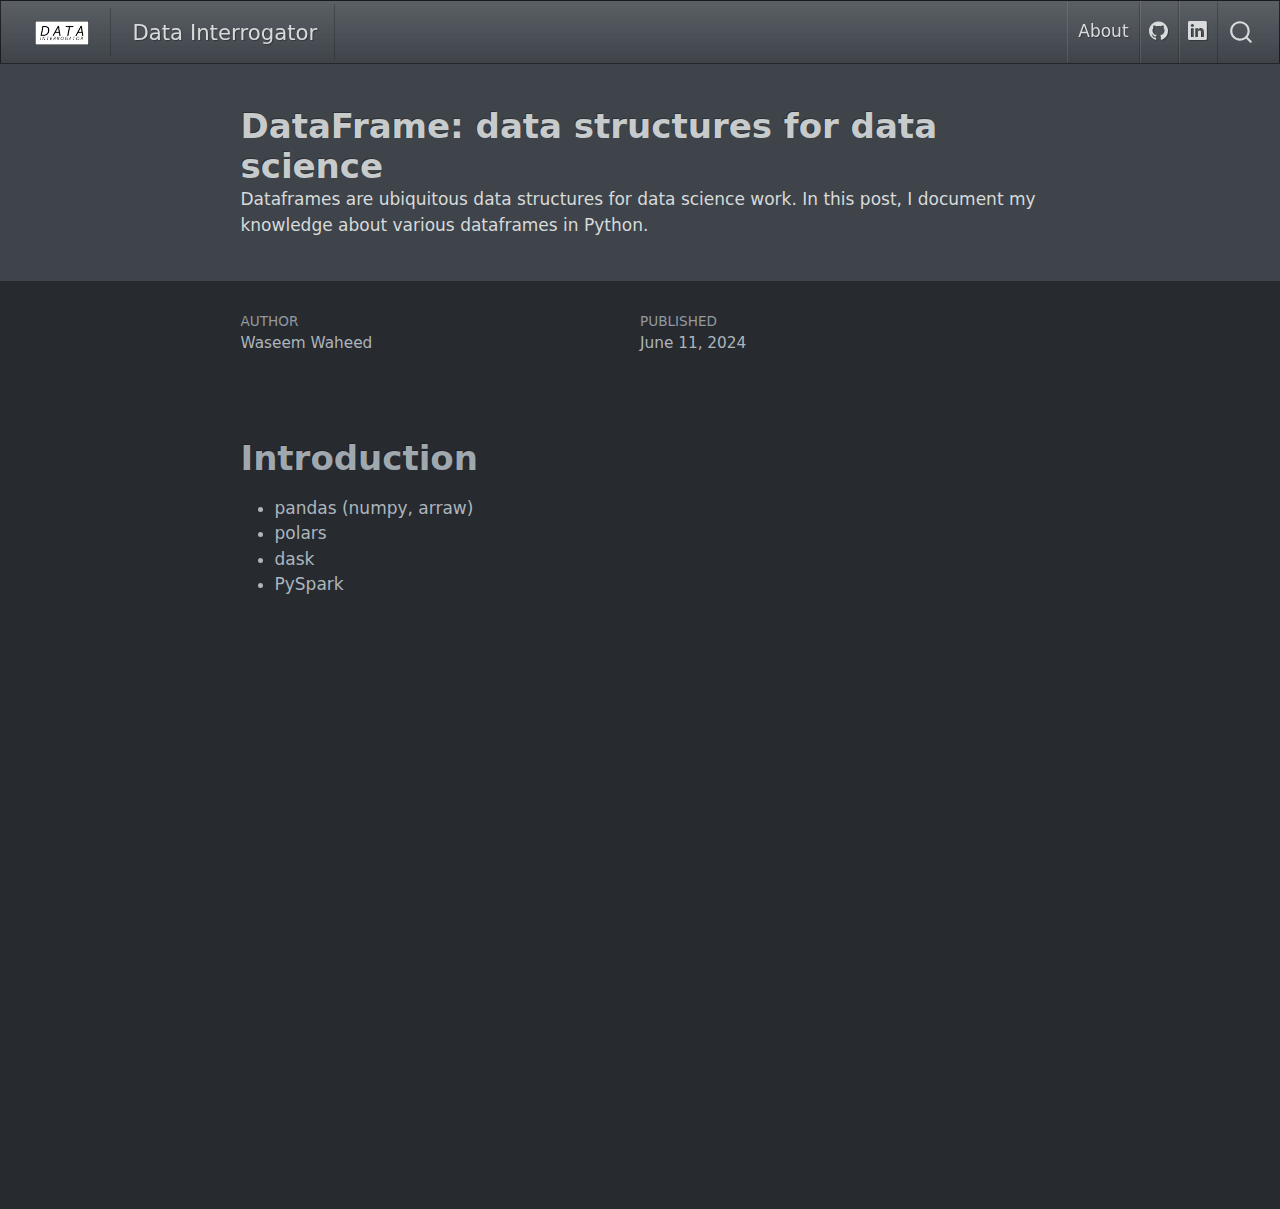
<file: posts/20 dataframes/index.html>
<!DOCTYPE html>
<html xmlns="http://www.w3.org/1999/xhtml" lang="en" xml:lang="en"><head>

<meta charset="utf-8">
<meta name="generator" content="quarto-1.3.450">

<meta name="viewport" content="width=device-width, initial-scale=1.0, user-scalable=yes">

<meta name="author" content="Waseem Waheed">
<meta name="dcterms.date" content="2024-06-11">
<meta name="description" content="Dataframes are ubiquitous data structures for data science work. In this post, I document my knowledge about various dataframes in Python.">

<title>Data Interrogator - DataFrame: data structures for data science</title>
<style>
code{white-space: pre-wrap;}
span.smallcaps{font-variant: small-caps;}
div.columns{display: flex; gap: min(4vw, 1.5em);}
div.column{flex: auto; overflow-x: auto;}
div.hanging-indent{margin-left: 1.5em; text-indent: -1.5em;}
ul.task-list{list-style: none;}
ul.task-list li input[type="checkbox"] {
  width: 0.8em;
  margin: 0 0.8em 0.2em -1em; /* quarto-specific, see https://github.com/quarto-dev/quarto-cli/issues/4556 */ 
  vertical-align: middle;
}
</style>


<script src="../../site_libs/quarto-nav/quarto-nav.js"></script>
<script src="../../site_libs/quarto-nav/headroom.min.js"></script>
<script src="../../site_libs/clipboard/clipboard.min.js"></script>
<script src="../../site_libs/quarto-search/autocomplete.umd.js"></script>
<script src="../../site_libs/quarto-search/fuse.min.js"></script>
<script src="../../site_libs/quarto-search/quarto-search.js"></script>
<meta name="quarto:offset" content="../../">
<script src="../../site_libs/quarto-html/quarto.js"></script>
<script src="../../site_libs/quarto-html/popper.min.js"></script>
<script src="../../site_libs/quarto-html/tippy.umd.min.js"></script>
<script src="../../site_libs/quarto-html/anchor.min.js"></script>
<link href="../../site_libs/quarto-html/tippy.css" rel="stylesheet">
<link href="../../site_libs/quarto-html/quarto-syntax-highlighting-dark.css" rel="stylesheet" id="quarto-text-highlighting-styles">
<script src="../../site_libs/bootstrap/bootstrap.min.js"></script>
<link href="../../site_libs/bootstrap/bootstrap-icons.css" rel="stylesheet">
<link href="../../site_libs/bootstrap/bootstrap.min.css" rel="stylesheet" id="quarto-bootstrap" data-mode="dark">
<script id="quarto-search-options" type="application/json">{
  "location": "navbar",
  "copy-button": false,
  "collapse-after": 3,
  "panel-placement": "end",
  "type": "overlay",
  "limit": 20,
  "language": {
    "search-no-results-text": "No results",
    "search-matching-documents-text": "matching documents",
    "search-copy-link-title": "Copy link to search",
    "search-hide-matches-text": "Hide additional matches",
    "search-more-match-text": "more match in this document",
    "search-more-matches-text": "more matches in this document",
    "search-clear-button-title": "Clear",
    "search-detached-cancel-button-title": "Cancel",
    "search-submit-button-title": "Submit",
    "search-label": "Search"
  }
}</script>
<script async="" src="https://www.googletagmanager.com/gtag/js?id=G-K9LGM2ST2F"></script>

<script type="text/javascript">

window.dataLayer = window.dataLayer || [];
function gtag(){dataLayer.push(arguments);}
gtag('js', new Date());
gtag('config', 'G-K9LGM2ST2F', { 'anonymize_ip': true});
</script>


<link rel="stylesheet" href="../../styles.css">
</head>

<body class="nav-fixed fullcontent">

<div id="quarto-search-results"></div>
  <header id="quarto-header" class="headroom fixed-top">
    <nav class="navbar navbar-expand-lg navbar-dark ">
      <div class="navbar-container container-fluid">
      <div class="navbar-brand-container">
    <a href="../../index.html" class="navbar-brand navbar-brand-logo">
    <img src="../../logo.png" alt="" class="navbar-logo">
    </a>
    <a class="navbar-brand" href="../../index.html">
    <span class="navbar-title">Data Interrogator</span>
    </a>
  </div>
            <div id="quarto-search" class="" title="Search"></div>
          <button class="navbar-toggler" type="button" data-bs-toggle="collapse" data-bs-target="#navbarCollapse" aria-controls="navbarCollapse" aria-expanded="false" aria-label="Toggle navigation" onclick="if (window.quartoToggleHeadroom) { window.quartoToggleHeadroom(); }">
  <span class="navbar-toggler-icon"></span>
</button>
          <div class="collapse navbar-collapse" id="navbarCollapse">
            <ul class="navbar-nav navbar-nav-scroll ms-auto">
  <li class="nav-item">
    <a class="nav-link" href="../../about.html" rel="" target="">
 <span class="menu-text">About</span></a>
  </li>  
  <li class="nav-item compact">
    <a class="nav-link" href="https://github.com/waseemwaheed" rel="" target=""><i class="bi bi-github" role="img">
</i> 
 <span class="menu-text"></span></a>
  </li>  
  <li class="nav-item compact">
    <a class="nav-link" href="https://www.linkedin.com/in/waseemwaheed/" rel="" target=""><i class="bi bi-linkedin" role="img">
</i> 
 <span class="menu-text"></span></a>
  </li>  
</ul>
            <div class="quarto-navbar-tools">
</div>
          </div> <!-- /navcollapse -->
      </div> <!-- /container-fluid -->
    </nav>
</header>
<!-- content -->
<header id="title-block-header" class="quarto-title-block default page-columns page-full">
  <div class="quarto-title-banner page-columns page-full">
    <div class="quarto-title column-body">
      <h1 class="title">DataFrame: data structures for data science</h1>
                  <div>
        <div class="description">
          Dataframes are ubiquitous data structures for data science work. In this post, I document my knowledge about various dataframes in Python.
        </div>
      </div>
                </div>
  </div>
    
  
  <div class="quarto-title-meta">

      <div>
      <div class="quarto-title-meta-heading">Author</div>
      <div class="quarto-title-meta-contents">
               <p>Waseem Waheed </p>
            </div>
    </div>
      
      <div>
      <div class="quarto-title-meta-heading">Published</div>
      <div class="quarto-title-meta-contents">
        <p class="date">June 11, 2024</p>
      </div>
    </div>
    
      
    </div>
    
  
  </header><div id="quarto-content" class="quarto-container page-columns page-rows-contents page-layout-article page-navbar">
<!-- sidebar -->
<!-- margin-sidebar -->
    
<!-- main -->
<main class="content quarto-banner-title-block" id="quarto-document-content">




<section id="introduction" class="level1">
<h1>Introduction</h1>
<ul>
<li>pandas (numpy, arraw)</li>
<li>polars</li>
<li>dask</li>
<li>PySpark</li>
</ul>
</section>
<section id="section" class="level1">
<h1></h1>


</section>

</main> <!-- /main -->
<script id="quarto-html-after-body" type="application/javascript">
window.document.addEventListener("DOMContentLoaded", function (event) {
  const toggleBodyColorMode = (bsSheetEl) => {
    const mode = bsSheetEl.getAttribute("data-mode");
    const bodyEl = window.document.querySelector("body");
    if (mode === "dark") {
      bodyEl.classList.add("quarto-dark");
      bodyEl.classList.remove("quarto-light");
    } else {
      bodyEl.classList.add("quarto-light");
      bodyEl.classList.remove("quarto-dark");
    }
  }
  const toggleBodyColorPrimary = () => {
    const bsSheetEl = window.document.querySelector("link#quarto-bootstrap");
    if (bsSheetEl) {
      toggleBodyColorMode(bsSheetEl);
    }
  }
  toggleBodyColorPrimary();  
  const icon = "";
  const anchorJS = new window.AnchorJS();
  anchorJS.options = {
    placement: 'right',
    icon: icon
  };
  anchorJS.add('.anchored');
  const isCodeAnnotation = (el) => {
    for (const clz of el.classList) {
      if (clz.startsWith('code-annotation-')) {                     
        return true;
      }
    }
    return false;
  }
  const clipboard = new window.ClipboardJS('.code-copy-button', {
    text: function(trigger) {
      const codeEl = trigger.previousElementSibling.cloneNode(true);
      for (const childEl of codeEl.children) {
        if (isCodeAnnotation(childEl)) {
          childEl.remove();
        }
      }
      return codeEl.innerText;
    }
  });
  clipboard.on('success', function(e) {
    // button target
    const button = e.trigger;
    // don't keep focus
    button.blur();
    // flash "checked"
    button.classList.add('code-copy-button-checked');
    var currentTitle = button.getAttribute("title");
    button.setAttribute("title", "Copied!");
    let tooltip;
    if (window.bootstrap) {
      button.setAttribute("data-bs-toggle", "tooltip");
      button.setAttribute("data-bs-placement", "left");
      button.setAttribute("data-bs-title", "Copied!");
      tooltip = new bootstrap.Tooltip(button, 
        { trigger: "manual", 
          customClass: "code-copy-button-tooltip",
          offset: [0, -8]});
      tooltip.show();    
    }
    setTimeout(function() {
      if (tooltip) {
        tooltip.hide();
        button.removeAttribute("data-bs-title");
        button.removeAttribute("data-bs-toggle");
        button.removeAttribute("data-bs-placement");
      }
      button.setAttribute("title", currentTitle);
      button.classList.remove('code-copy-button-checked');
    }, 1000);
    // clear code selection
    e.clearSelection();
  });
  function tippyHover(el, contentFn) {
    const config = {
      allowHTML: true,
      content: contentFn,
      maxWidth: 500,
      delay: 100,
      arrow: false,
      appendTo: function(el) {
          return el.parentElement;
      },
      interactive: true,
      interactiveBorder: 10,
      theme: 'quarto',
      placement: 'bottom-start'
    };
    window.tippy(el, config); 
  }
  const noterefs = window.document.querySelectorAll('a[role="doc-noteref"]');
  for (var i=0; i<noterefs.length; i++) {
    const ref = noterefs[i];
    tippyHover(ref, function() {
      // use id or data attribute instead here
      let href = ref.getAttribute('data-footnote-href') || ref.getAttribute('href');
      try { href = new URL(href).hash; } catch {}
      const id = href.replace(/^#\/?/, "");
      const note = window.document.getElementById(id);
      return note.innerHTML;
    });
  }
      let selectedAnnoteEl;
      const selectorForAnnotation = ( cell, annotation) => {
        let cellAttr = 'data-code-cell="' + cell + '"';
        let lineAttr = 'data-code-annotation="' +  annotation + '"';
        const selector = 'span[' + cellAttr + '][' + lineAttr + ']';
        return selector;
      }
      const selectCodeLines = (annoteEl) => {
        const doc = window.document;
        const targetCell = annoteEl.getAttribute("data-target-cell");
        const targetAnnotation = annoteEl.getAttribute("data-target-annotation");
        const annoteSpan = window.document.querySelector(selectorForAnnotation(targetCell, targetAnnotation));
        const lines = annoteSpan.getAttribute("data-code-lines").split(",");
        const lineIds = lines.map((line) => {
          return targetCell + "-" + line;
        })
        let top = null;
        let height = null;
        let parent = null;
        if (lineIds.length > 0) {
            //compute the position of the single el (top and bottom and make a div)
            const el = window.document.getElementById(lineIds[0]);
            top = el.offsetTop;
            height = el.offsetHeight;
            parent = el.parentElement.parentElement;
          if (lineIds.length > 1) {
            const lastEl = window.document.getElementById(lineIds[lineIds.length - 1]);
            const bottom = lastEl.offsetTop + lastEl.offsetHeight;
            height = bottom - top;
          }
          if (top !== null && height !== null && parent !== null) {
            // cook up a div (if necessary) and position it 
            let div = window.document.getElementById("code-annotation-line-highlight");
            if (div === null) {
              div = window.document.createElement("div");
              div.setAttribute("id", "code-annotation-line-highlight");
              div.style.position = 'absolute';
              parent.appendChild(div);
            }
            div.style.top = top - 2 + "px";
            div.style.height = height + 4 + "px";
            let gutterDiv = window.document.getElementById("code-annotation-line-highlight-gutter");
            if (gutterDiv === null) {
              gutterDiv = window.document.createElement("div");
              gutterDiv.setAttribute("id", "code-annotation-line-highlight-gutter");
              gutterDiv.style.position = 'absolute';
              const codeCell = window.document.getElementById(targetCell);
              const gutter = codeCell.querySelector('.code-annotation-gutter');
              gutter.appendChild(gutterDiv);
            }
            gutterDiv.style.top = top - 2 + "px";
            gutterDiv.style.height = height + 4 + "px";
          }
          selectedAnnoteEl = annoteEl;
        }
      };
      const unselectCodeLines = () => {
        const elementsIds = ["code-annotation-line-highlight", "code-annotation-line-highlight-gutter"];
        elementsIds.forEach((elId) => {
          const div = window.document.getElementById(elId);
          if (div) {
            div.remove();
          }
        });
        selectedAnnoteEl = undefined;
      };
      // Attach click handler to the DT
      const annoteDls = window.document.querySelectorAll('dt[data-target-cell]');
      for (const annoteDlNode of annoteDls) {
        annoteDlNode.addEventListener('click', (event) => {
          const clickedEl = event.target;
          if (clickedEl !== selectedAnnoteEl) {
            unselectCodeLines();
            const activeEl = window.document.querySelector('dt[data-target-cell].code-annotation-active');
            if (activeEl) {
              activeEl.classList.remove('code-annotation-active');
            }
            selectCodeLines(clickedEl);
            clickedEl.classList.add('code-annotation-active');
          } else {
            // Unselect the line
            unselectCodeLines();
            clickedEl.classList.remove('code-annotation-active');
          }
        });
      }
  const findCites = (el) => {
    const parentEl = el.parentElement;
    if (parentEl) {
      const cites = parentEl.dataset.cites;
      if (cites) {
        return {
          el,
          cites: cites.split(' ')
        };
      } else {
        return findCites(el.parentElement)
      }
    } else {
      return undefined;
    }
  };
  var bibliorefs = window.document.querySelectorAll('a[role="doc-biblioref"]');
  for (var i=0; i<bibliorefs.length; i++) {
    const ref = bibliorefs[i];
    const citeInfo = findCites(ref);
    if (citeInfo) {
      tippyHover(citeInfo.el, function() {
        var popup = window.document.createElement('div');
        citeInfo.cites.forEach(function(cite) {
          var citeDiv = window.document.createElement('div');
          citeDiv.classList.add('hanging-indent');
          citeDiv.classList.add('csl-entry');
          var biblioDiv = window.document.getElementById('ref-' + cite);
          if (biblioDiv) {
            citeDiv.innerHTML = biblioDiv.innerHTML;
          }
          popup.appendChild(citeDiv);
        });
        return popup.innerHTML;
      });
    }
  }
});
</script>
</div> <!-- /content -->



</body></html>
</file>
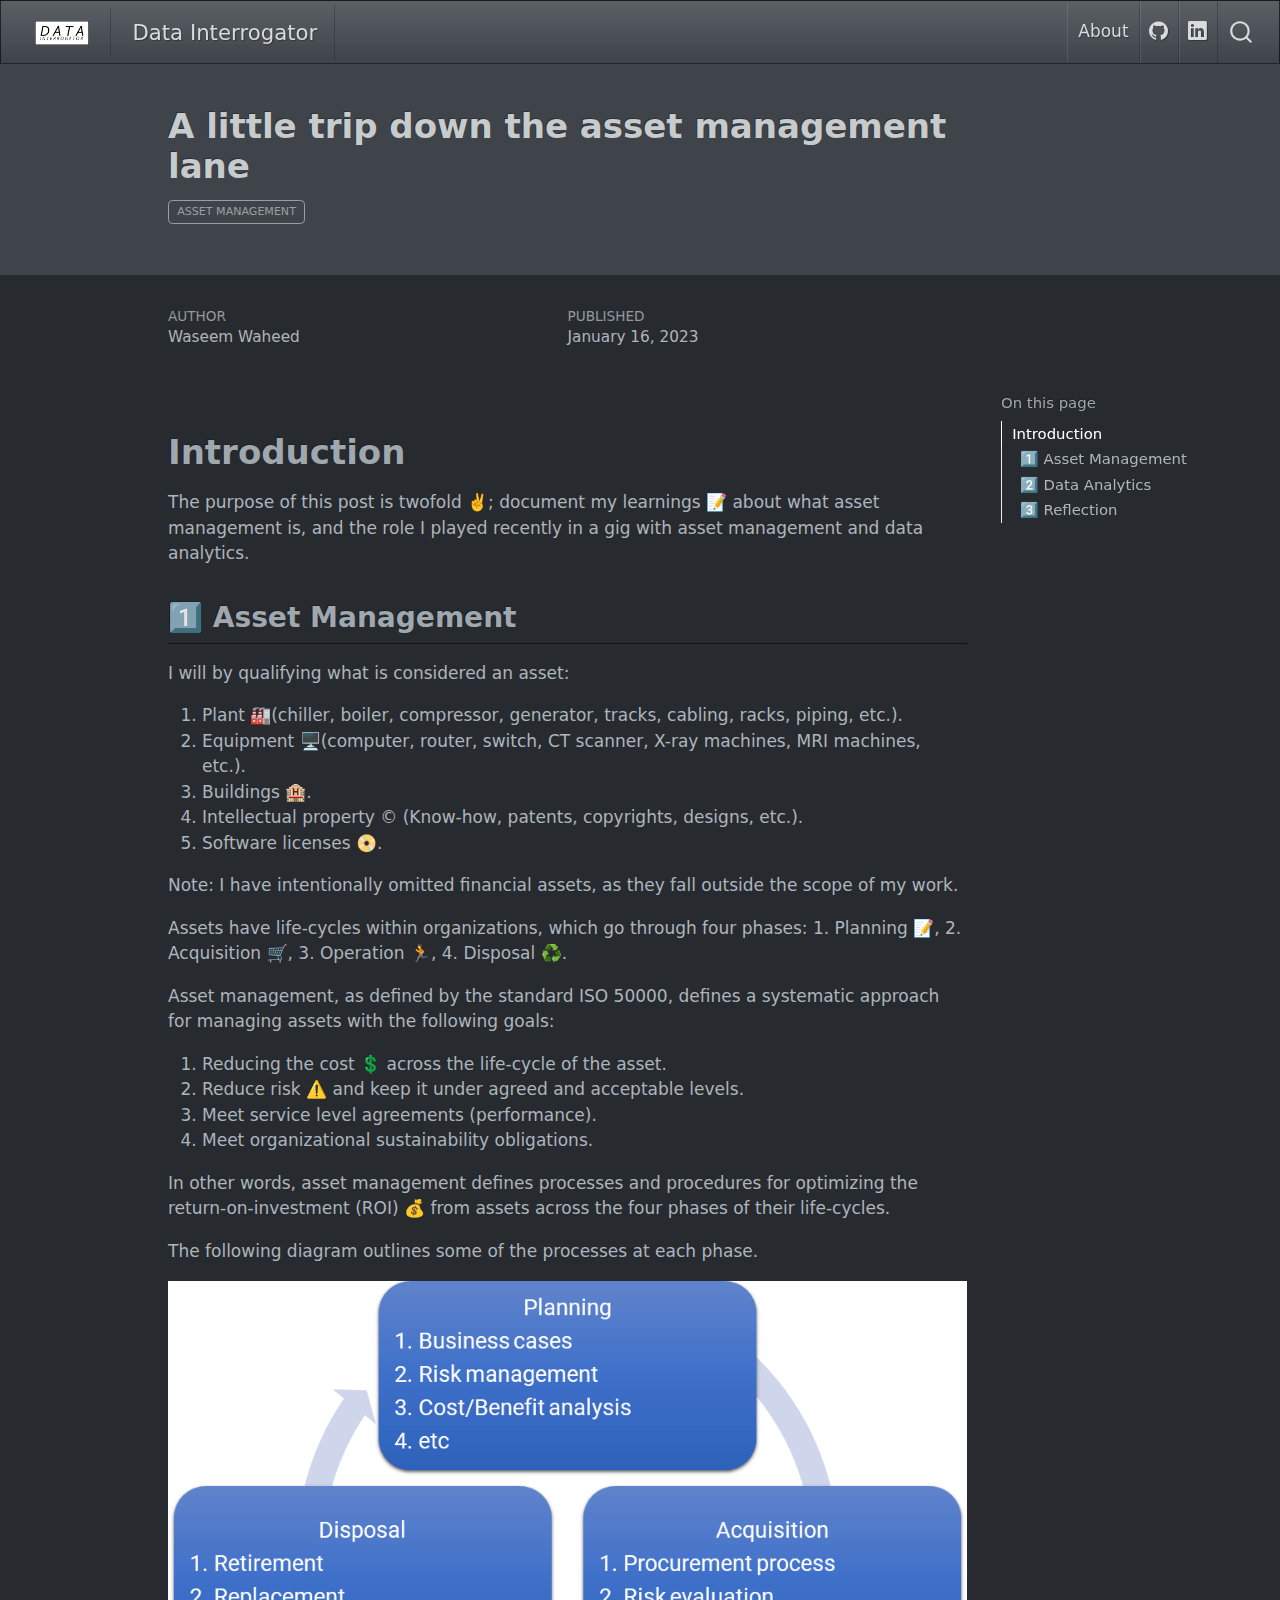
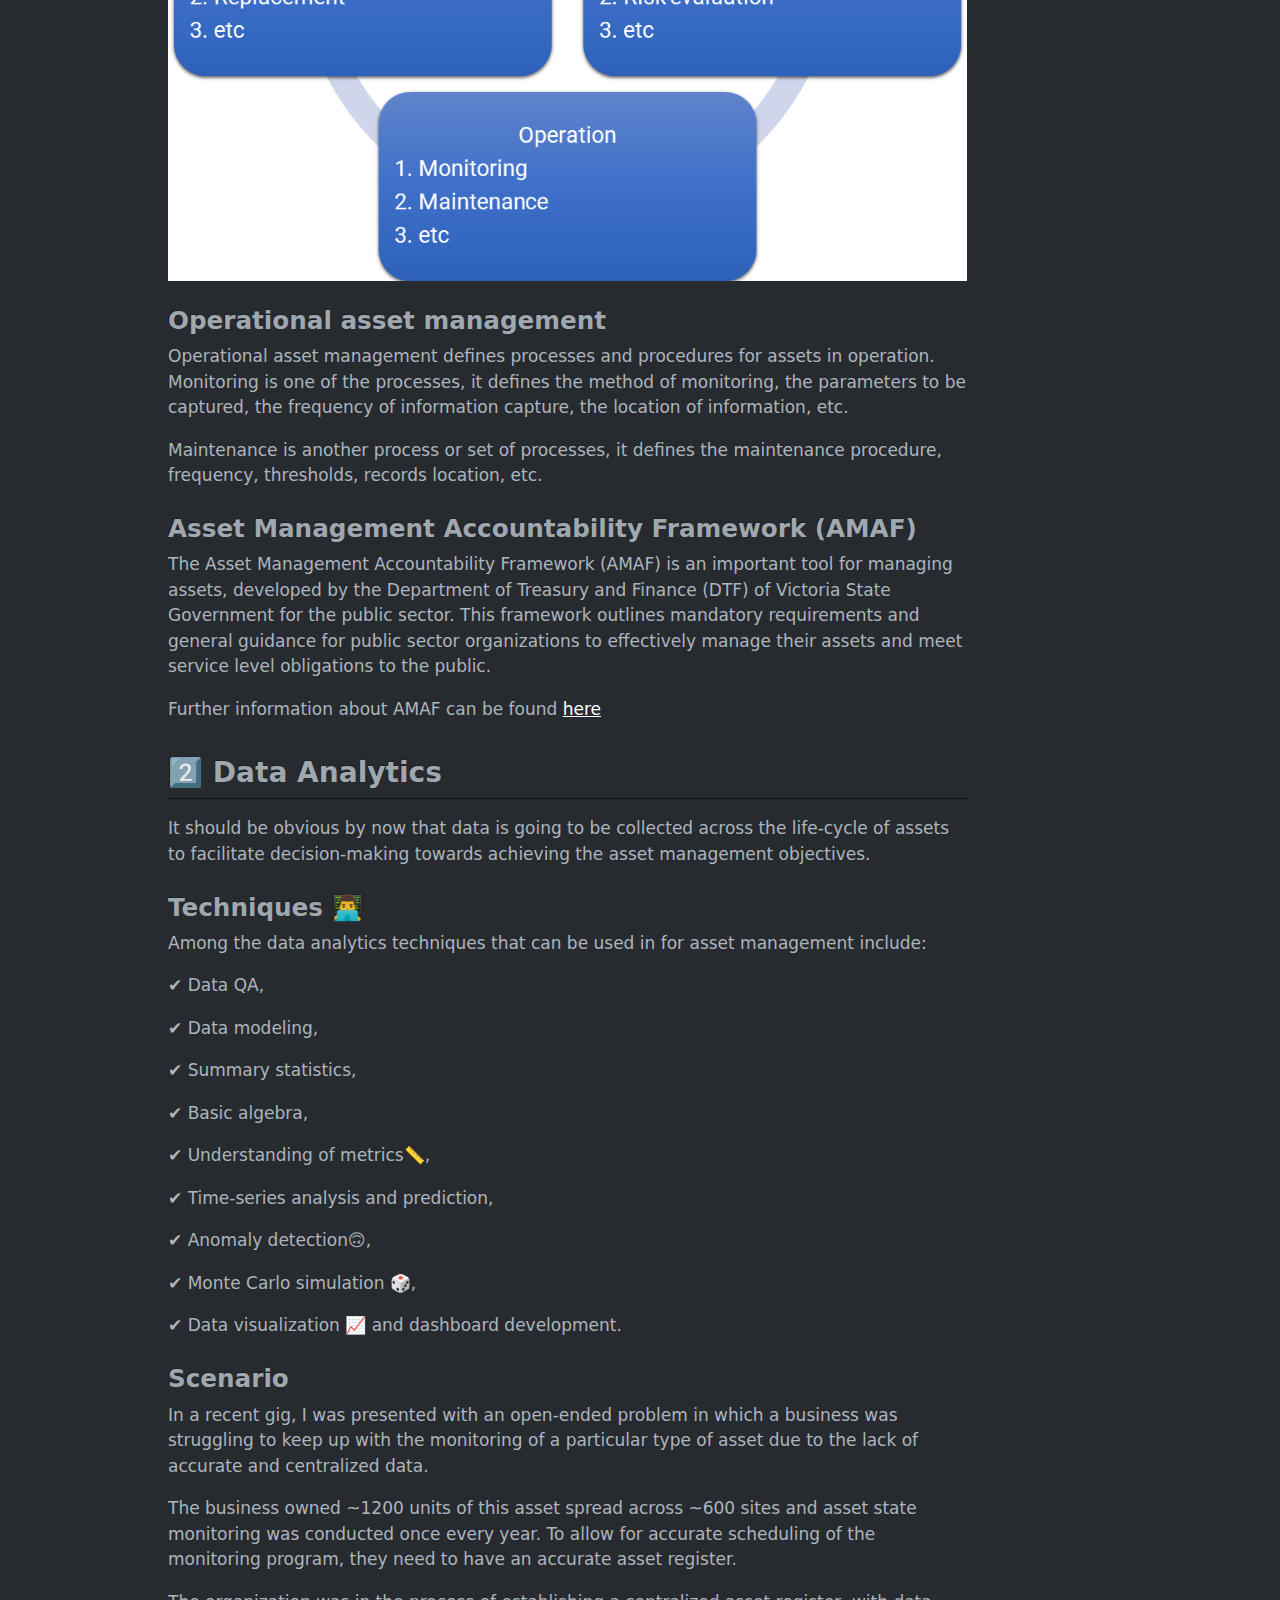
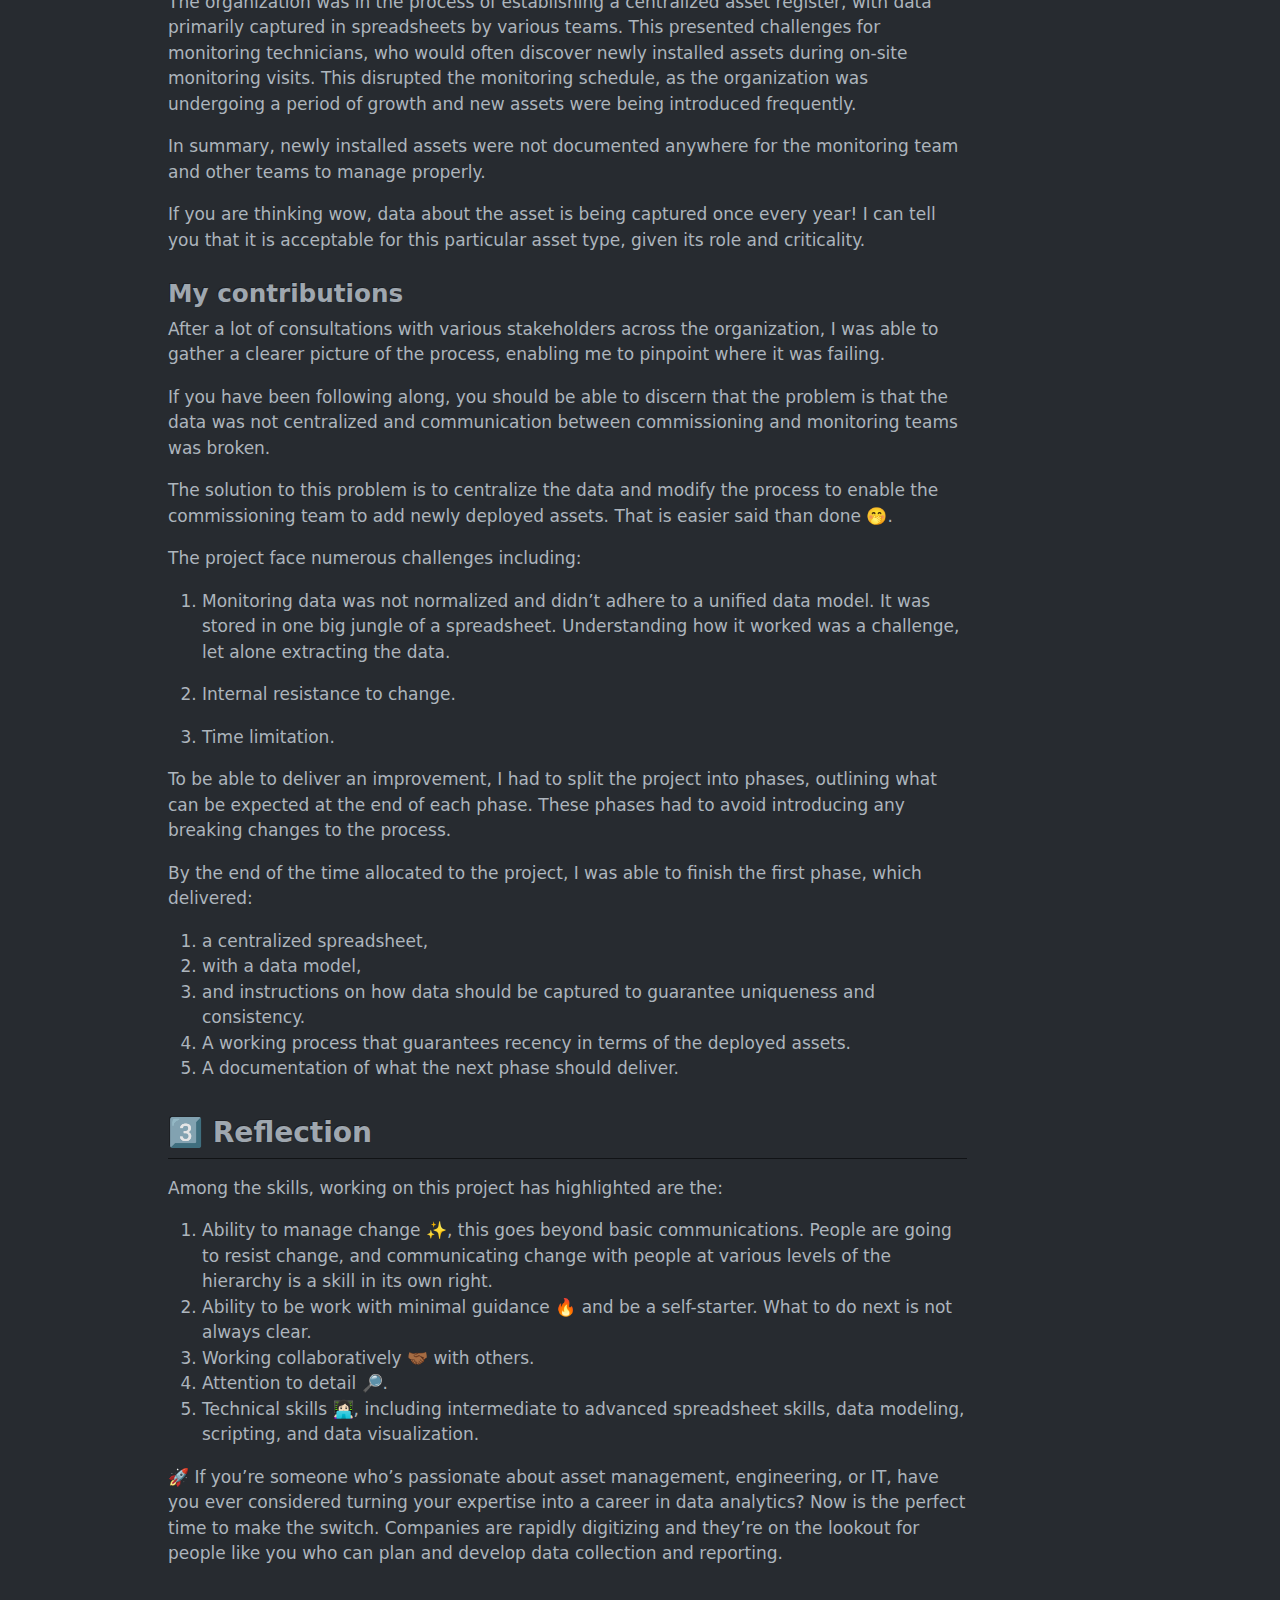
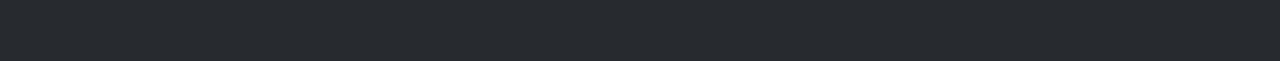
<file: posts/A-little-trip-down-the-asset-management-lane/index.html>
<!DOCTYPE html>
<html xmlns="http://www.w3.org/1999/xhtml" lang="en" xml:lang="en"><head>

<meta charset="utf-8">
<meta name="generator" content="quarto-1.3.450">

<meta name="viewport" content="width=device-width, initial-scale=1.0, user-scalable=yes">

<meta name="author" content="Waseem Waheed">
<meta name="dcterms.date" content="2023-01-16">

<title>Data Interrogator - A little trip down the asset management lane</title>
<style>
code{white-space: pre-wrap;}
span.smallcaps{font-variant: small-caps;}
div.columns{display: flex; gap: min(4vw, 1.5em);}
div.column{flex: auto; overflow-x: auto;}
div.hanging-indent{margin-left: 1.5em; text-indent: -1.5em;}
ul.task-list{list-style: none;}
ul.task-list li input[type="checkbox"] {
  width: 0.8em;
  margin: 0 0.8em 0.2em -1em; /* quarto-specific, see https://github.com/quarto-dev/quarto-cli/issues/4556 */ 
  vertical-align: middle;
}
</style>


<script src="../../site_libs/quarto-nav/quarto-nav.js"></script>
<script src="../../site_libs/quarto-nav/headroom.min.js"></script>
<script src="../../site_libs/clipboard/clipboard.min.js"></script>
<script src="../../site_libs/quarto-search/autocomplete.umd.js"></script>
<script src="../../site_libs/quarto-search/fuse.min.js"></script>
<script src="../../site_libs/quarto-search/quarto-search.js"></script>
<meta name="quarto:offset" content="../../">
<script src="../../site_libs/quarto-html/quarto.js"></script>
<script src="../../site_libs/quarto-html/popper.min.js"></script>
<script src="../../site_libs/quarto-html/tippy.umd.min.js"></script>
<script src="../../site_libs/quarto-html/anchor.min.js"></script>
<link href="../../site_libs/quarto-html/tippy.css" rel="stylesheet">
<link href="../../site_libs/quarto-html/quarto-syntax-highlighting-dark.css" rel="stylesheet" id="quarto-text-highlighting-styles">
<script src="../../site_libs/bootstrap/bootstrap.min.js"></script>
<link href="../../site_libs/bootstrap/bootstrap-icons.css" rel="stylesheet">
<link href="../../site_libs/bootstrap/bootstrap.min.css" rel="stylesheet" id="quarto-bootstrap" data-mode="dark">
<script id="quarto-search-options" type="application/json">{
  "location": "navbar",
  "copy-button": false,
  "collapse-after": 3,
  "panel-placement": "end",
  "type": "overlay",
  "limit": 20,
  "language": {
    "search-no-results-text": "No results",
    "search-matching-documents-text": "matching documents",
    "search-copy-link-title": "Copy link to search",
    "search-hide-matches-text": "Hide additional matches",
    "search-more-match-text": "more match in this document",
    "search-more-matches-text": "more matches in this document",
    "search-clear-button-title": "Clear",
    "search-detached-cancel-button-title": "Cancel",
    "search-submit-button-title": "Submit",
    "search-label": "Search"
  }
}</script>
<script async="" src="https://www.googletagmanager.com/gtag/js?id=G-K9LGM2ST2F"></script>

<script type="text/javascript">

window.dataLayer = window.dataLayer || [];
function gtag(){dataLayer.push(arguments);}
gtag('js', new Date());
gtag('config', 'G-K9LGM2ST2F', { 'anonymize_ip': true});
</script>


<link rel="stylesheet" href="../../styles.css">
</head>

<body class="nav-fixed">

<div id="quarto-search-results"></div>
  <header id="quarto-header" class="headroom fixed-top">
    <nav class="navbar navbar-expand-lg navbar-dark ">
      <div class="navbar-container container-fluid">
      <div class="navbar-brand-container">
    <a href="../../index.html" class="navbar-brand navbar-brand-logo">
    <img src="../../logo.png" alt="" class="navbar-logo">
    </a>
    <a class="navbar-brand" href="../../index.html">
    <span class="navbar-title">Data Interrogator</span>
    </a>
  </div>
            <div id="quarto-search" class="" title="Search"></div>
          <button class="navbar-toggler" type="button" data-bs-toggle="collapse" data-bs-target="#navbarCollapse" aria-controls="navbarCollapse" aria-expanded="false" aria-label="Toggle navigation" onclick="if (window.quartoToggleHeadroom) { window.quartoToggleHeadroom(); }">
  <span class="navbar-toggler-icon"></span>
</button>
          <div class="collapse navbar-collapse" id="navbarCollapse">
            <ul class="navbar-nav navbar-nav-scroll ms-auto">
  <li class="nav-item">
    <a class="nav-link" href="../../about.html" rel="" target="">
 <span class="menu-text">About</span></a>
  </li>  
  <li class="nav-item compact">
    <a class="nav-link" href="https://github.com/waseemwaheed" rel="" target=""><i class="bi bi-github" role="img">
</i> 
 <span class="menu-text"></span></a>
  </li>  
  <li class="nav-item compact">
    <a class="nav-link" href="https://www.linkedin.com/in/waseemwaheed/" rel="" target=""><i class="bi bi-linkedin" role="img">
</i> 
 <span class="menu-text"></span></a>
  </li>  
</ul>
            <div class="quarto-navbar-tools">
</div>
          </div> <!-- /navcollapse -->
      </div> <!-- /container-fluid -->
    </nav>
</header>
<!-- content -->
<header id="title-block-header" class="quarto-title-block default page-columns page-full">
  <div class="quarto-title-banner page-columns page-full">
    <div class="quarto-title column-body">
      <h1 class="title">A little trip down the asset management lane</h1>
                                <div class="quarto-categories">
                <div class="quarto-category">Asset Management</div>
              </div>
                  </div>
  </div>
    
  
  <div class="quarto-title-meta">

      <div>
      <div class="quarto-title-meta-heading">Author</div>
      <div class="quarto-title-meta-contents">
               <p>Waseem Waheed </p>
            </div>
    </div>
      
      <div>
      <div class="quarto-title-meta-heading">Published</div>
      <div class="quarto-title-meta-contents">
        <p class="date">January 16, 2023</p>
      </div>
    </div>
    
      
    </div>
    
  
  </header><div id="quarto-content" class="quarto-container page-columns page-rows-contents page-layout-article page-navbar">
<!-- sidebar -->
<!-- margin-sidebar -->
    <div id="quarto-margin-sidebar" class="sidebar margin-sidebar">
        <nav id="TOC" role="doc-toc" class="toc-active">
    <h2 id="toc-title">On this page</h2>
   
  <ul>
  <li><a href="#introduction" id="toc-introduction" class="nav-link active" data-scroll-target="#introduction">Introduction</a>
  <ul class="collapse">
  <li><a href="#asset-management" id="toc-asset-management" class="nav-link" data-scroll-target="#asset-management">1️⃣ Asset Management</a>
  <ul class="collapse">
  <li><a href="#operational-asset-management" id="toc-operational-asset-management" class="nav-link" data-scroll-target="#operational-asset-management">Operational asset management</a></li>
  <li><a href="#asset-management-accountability-framework-amaf" id="toc-asset-management-accountability-framework-amaf" class="nav-link" data-scroll-target="#asset-management-accountability-framework-amaf">Asset Management Accountability Framework (AMAF)</a></li>
  </ul></li>
  <li><a href="#data-analytics" id="toc-data-analytics" class="nav-link" data-scroll-target="#data-analytics">2️⃣ Data Analytics</a>
  <ul class="collapse">
  <li><a href="#techniques" id="toc-techniques" class="nav-link" data-scroll-target="#techniques">Techniques 👨‍💻</a></li>
  <li><a href="#scenario" id="toc-scenario" class="nav-link" data-scroll-target="#scenario">Scenario</a></li>
  <li><a href="#my-contributions" id="toc-my-contributions" class="nav-link" data-scroll-target="#my-contributions">My contributions</a></li>
  </ul></li>
  <li><a href="#reflection" id="toc-reflection" class="nav-link" data-scroll-target="#reflection">3️⃣ Reflection</a></li>
  </ul></li>
  </ul>
</nav>
    </div>
<!-- main -->
<main class="content quarto-banner-title-block" id="quarto-document-content">




<section id="introduction" class="level1">
<h1>Introduction</h1>
<p>The purpose of this post is twofold ✌️; document my learnings 📝 about what asset management is, and the role I played recently in a gig with asset management and data analytics.</p>
<section id="asset-management" class="level2">
<h2 class="anchored" data-anchor-id="asset-management">1️⃣ Asset Management</h2>
<p>I will by qualifying what is considered an asset:</p>
<ol type="1">
<li>Plant 🏭(chiller, boiler, compressor, generator, tracks, cabling, racks, piping, etc.).</li>
<li>Equipment 🖥️(computer, router, switch, CT scanner, X-ray machines, MRI machines, etc.).</li>
<li>Buildings 🏨.</li>
<li>Intellectual property © (Know-how, patents, copyrights, designs, etc.).</li>
<li>Software licenses 📀.</li>
</ol>
<p>Note: I have intentionally omitted financial assets, as they fall outside the scope of my work.</p>
<p>Assets have life-cycles within organizations, which go through four phases: 1. Planning 📝, 2. Acquisition 🛒, 3. Operation 🏃, 4. Disposal ♻️.</p>
<p>Asset management, as defined by the standard ISO 50000, defines a systematic approach for managing assets with the following goals:</p>
<ol type="1">
<li>Reducing the cost 💲 across the life-cycle of the asset.</li>
<li>Reduce risk ⚠️ and keep it under agreed and acceptable levels.</li>
<li>Meet service level agreements (performance).</li>
<li>Meet organizational sustainability obligations.</li>
</ol>
<p>In other words, asset management defines processes and procedures for optimizing the return-on-investment (ROI) 💰 from assets across the four phases of their life-cycles.</p>
<p>The following diagram outlines some of the processes at each phase.</p>
<p><img src="Processes.png" class="img-fluid"></p>
<section id="operational-asset-management" class="level3">
<h3 class="anchored" data-anchor-id="operational-asset-management">Operational asset management</h3>
<p>Operational asset management defines processes and procedures for assets in operation. Monitoring is one of the processes, it defines the method of monitoring, the parameters to be captured, the frequency of information capture, the location of information, etc.</p>
<p>Maintenance is another process or set of processes, it defines the maintenance procedure, frequency, thresholds, records location, etc.</p>
</section>
<section id="asset-management-accountability-framework-amaf" class="level3">
<h3 class="anchored" data-anchor-id="asset-management-accountability-framework-amaf">Asset Management Accountability Framework (AMAF)</h3>
<p>The Asset Management Accountability Framework (AMAF) is an important tool for managing assets, developed by the Department of Treasury and Finance (DTF) of Victoria State Government for the public sector. This framework outlines mandatory requirements and general guidance for public sector organizations to effectively manage their assets and meet service level obligations to the public.</p>
<p>Further information about AMAF can be found <a href="https://www.dtf.vic.gov.au/infrastructure-investment/asset-management-accountability-framework">here</a></p>
</section>
</section>
<section id="data-analytics" class="level2">
<h2 class="anchored" data-anchor-id="data-analytics">2️⃣ Data Analytics</h2>
<p>It should be obvious by now that data is going to be collected across the life-cycle of assets to facilitate decision-making towards achieving the asset management objectives.</p>
<section id="techniques" class="level3">
<h3 class="anchored" data-anchor-id="techniques">Techniques 👨‍💻</h3>
<p>Among the data analytics techniques that can be used in for asset management include:</p>
<p>✔ Data QA,</p>
<p>✔ Data modeling,</p>
<p>✔ Summary statistics,</p>
<p>✔ Basic algebra,</p>
<p>✔ Understanding of metrics📏,</p>
<p>✔ Time-series analysis and prediction,</p>
<p>✔ Anomaly detection🙃,</p>
<p>✔ Monte Carlo simulation 🎲,</p>
<p>✔ Data visualization 📈 and dashboard development.</p>
</section>
<section id="scenario" class="level3">
<h3 class="anchored" data-anchor-id="scenario">Scenario</h3>
<p>In a recent gig, I was presented with an open-ended problem in which a business was struggling to keep up with the monitoring of a particular type of asset due to the lack of accurate and centralized data.</p>
<p>The business owned ~1200 units of this asset spread across ~600 sites and asset state monitoring was conducted once every year. To allow for accurate scheduling of the monitoring program, they need to have an accurate asset register.</p>
<p>The organization was in the process of establishing a centralized asset register, with data primarily captured in spreadsheets by various teams. This presented challenges for monitoring technicians, who would often discover newly installed assets during on-site monitoring visits. This disrupted the monitoring schedule, as the organization was undergoing a period of growth and new assets were being introduced frequently.</p>
<p>In summary, newly installed assets were not documented anywhere for the monitoring team and other teams to manage properly.</p>
<p>If you are thinking wow, data about the asset is being captured once every year! I can tell you that it is acceptable for this particular asset type, given its role and criticality.</p>
</section>
<section id="my-contributions" class="level3">
<h3 class="anchored" data-anchor-id="my-contributions">My contributions</h3>
<p>After a lot of consultations with various stakeholders across the organization, I was able to gather a clearer picture of the process, enabling me to pinpoint where it was failing.</p>
<p>If you have been following along, you should be able to discern that the problem is that the data was not centralized and communication between commissioning and monitoring teams was broken.</p>
<p>The solution to this problem is to centralize the data and modify the process to enable the commissioning team to add newly deployed assets. That is easier said than done 🤭.</p>
<p>The project face numerous challenges including:</p>
<ol type="1">
<li><p>Monitoring data was not normalized and didn’t adhere to a unified data model. It was stored in one big jungle of a spreadsheet. Understanding how it worked was a challenge, let alone extracting the data.</p></li>
<li><p>Internal resistance to change.</p></li>
<li><p>Time limitation.</p></li>
</ol>
<p>To be able to deliver an improvement, I had to split the project into phases, outlining what can be expected at the end of each phase. These phases had to avoid introducing any breaking changes to the process.</p>
<p>By the end of the time allocated to the project, I was able to finish the first phase, which delivered:</p>
<ol type="1">
<li>a centralized spreadsheet,</li>
<li>with a data model,</li>
<li>and instructions on how data should be captured to guarantee uniqueness and consistency.</li>
<li>A working process that guarantees recency in terms of the deployed assets.</li>
<li>A documentation of what the next phase should deliver.</li>
</ol>
</section>
</section>
<section id="reflection" class="level2">
<h2 class="anchored" data-anchor-id="reflection">3️⃣ Reflection</h2>
<p>Among the skills, working on this project has highlighted are the:</p>
<ol type="1">
<li>Ability to manage change ✨, this goes beyond basic communications. People are going to resist change, and communicating change with people at various levels of the hierarchy is a skill in its own right.</li>
<li>Ability to be work with minimal guidance 🔥 and be a self-starter. What to do next is not always clear.</li>
<li>Working collaboratively 🤝🏾 with others.</li>
<li>Attention to detail 🔎.</li>
<li>Technical skills 👩🏻‍💻, including intermediate to advanced spreadsheet skills, data modeling, scripting, and data visualization.</li>
</ol>
<p>🚀 If you’re someone who’s passionate about asset management, engineering, or IT, have you ever considered turning your expertise into a career in data analytics? Now is the perfect time to make the switch. Companies are rapidly digitizing and they’re on the lookout for people like you who can plan and develop data collection and reporting.</p>


</section>
</section>

</main> <!-- /main -->
<script id="quarto-html-after-body" type="application/javascript">
window.document.addEventListener("DOMContentLoaded", function (event) {
  const toggleBodyColorMode = (bsSheetEl) => {
    const mode = bsSheetEl.getAttribute("data-mode");
    const bodyEl = window.document.querySelector("body");
    if (mode === "dark") {
      bodyEl.classList.add("quarto-dark");
      bodyEl.classList.remove("quarto-light");
    } else {
      bodyEl.classList.add("quarto-light");
      bodyEl.classList.remove("quarto-dark");
    }
  }
  const toggleBodyColorPrimary = () => {
    const bsSheetEl = window.document.querySelector("link#quarto-bootstrap");
    if (bsSheetEl) {
      toggleBodyColorMode(bsSheetEl);
    }
  }
  toggleBodyColorPrimary();  
  const icon = "";
  const anchorJS = new window.AnchorJS();
  anchorJS.options = {
    placement: 'right',
    icon: icon
  };
  anchorJS.add('.anchored');
  const isCodeAnnotation = (el) => {
    for (const clz of el.classList) {
      if (clz.startsWith('code-annotation-')) {                     
        return true;
      }
    }
    return false;
  }
  const clipboard = new window.ClipboardJS('.code-copy-button', {
    text: function(trigger) {
      const codeEl = trigger.previousElementSibling.cloneNode(true);
      for (const childEl of codeEl.children) {
        if (isCodeAnnotation(childEl)) {
          childEl.remove();
        }
      }
      return codeEl.innerText;
    }
  });
  clipboard.on('success', function(e) {
    // button target
    const button = e.trigger;
    // don't keep focus
    button.blur();
    // flash "checked"
    button.classList.add('code-copy-button-checked');
    var currentTitle = button.getAttribute("title");
    button.setAttribute("title", "Copied!");
    let tooltip;
    if (window.bootstrap) {
      button.setAttribute("data-bs-toggle", "tooltip");
      button.setAttribute("data-bs-placement", "left");
      button.setAttribute("data-bs-title", "Copied!");
      tooltip = new bootstrap.Tooltip(button, 
        { trigger: "manual", 
          customClass: "code-copy-button-tooltip",
          offset: [0, -8]});
      tooltip.show();    
    }
    setTimeout(function() {
      if (tooltip) {
        tooltip.hide();
        button.removeAttribute("data-bs-title");
        button.removeAttribute("data-bs-toggle");
        button.removeAttribute("data-bs-placement");
      }
      button.setAttribute("title", currentTitle);
      button.classList.remove('code-copy-button-checked');
    }, 1000);
    // clear code selection
    e.clearSelection();
  });
  function tippyHover(el, contentFn) {
    const config = {
      allowHTML: true,
      content: contentFn,
      maxWidth: 500,
      delay: 100,
      arrow: false,
      appendTo: function(el) {
          return el.parentElement;
      },
      interactive: true,
      interactiveBorder: 10,
      theme: 'quarto',
      placement: 'bottom-start'
    };
    window.tippy(el, config); 
  }
  const noterefs = window.document.querySelectorAll('a[role="doc-noteref"]');
  for (var i=0; i<noterefs.length; i++) {
    const ref = noterefs[i];
    tippyHover(ref, function() {
      // use id or data attribute instead here
      let href = ref.getAttribute('data-footnote-href') || ref.getAttribute('href');
      try { href = new URL(href).hash; } catch {}
      const id = href.replace(/^#\/?/, "");
      const note = window.document.getElementById(id);
      return note.innerHTML;
    });
  }
      let selectedAnnoteEl;
      const selectorForAnnotation = ( cell, annotation) => {
        let cellAttr = 'data-code-cell="' + cell + '"';
        let lineAttr = 'data-code-annotation="' +  annotation + '"';
        const selector = 'span[' + cellAttr + '][' + lineAttr + ']';
        return selector;
      }
      const selectCodeLines = (annoteEl) => {
        const doc = window.document;
        const targetCell = annoteEl.getAttribute("data-target-cell");
        const targetAnnotation = annoteEl.getAttribute("data-target-annotation");
        const annoteSpan = window.document.querySelector(selectorForAnnotation(targetCell, targetAnnotation));
        const lines = annoteSpan.getAttribute("data-code-lines").split(",");
        const lineIds = lines.map((line) => {
          return targetCell + "-" + line;
        })
        let top = null;
        let height = null;
        let parent = null;
        if (lineIds.length > 0) {
            //compute the position of the single el (top and bottom and make a div)
            const el = window.document.getElementById(lineIds[0]);
            top = el.offsetTop;
            height = el.offsetHeight;
            parent = el.parentElement.parentElement;
          if (lineIds.length > 1) {
            const lastEl = window.document.getElementById(lineIds[lineIds.length - 1]);
            const bottom = lastEl.offsetTop + lastEl.offsetHeight;
            height = bottom - top;
          }
          if (top !== null && height !== null && parent !== null) {
            // cook up a div (if necessary) and position it 
            let div = window.document.getElementById("code-annotation-line-highlight");
            if (div === null) {
              div = window.document.createElement("div");
              div.setAttribute("id", "code-annotation-line-highlight");
              div.style.position = 'absolute';
              parent.appendChild(div);
            }
            div.style.top = top - 2 + "px";
            div.style.height = height + 4 + "px";
            let gutterDiv = window.document.getElementById("code-annotation-line-highlight-gutter");
            if (gutterDiv === null) {
              gutterDiv = window.document.createElement("div");
              gutterDiv.setAttribute("id", "code-annotation-line-highlight-gutter");
              gutterDiv.style.position = 'absolute';
              const codeCell = window.document.getElementById(targetCell);
              const gutter = codeCell.querySelector('.code-annotation-gutter');
              gutter.appendChild(gutterDiv);
            }
            gutterDiv.style.top = top - 2 + "px";
            gutterDiv.style.height = height + 4 + "px";
          }
          selectedAnnoteEl = annoteEl;
        }
      };
      const unselectCodeLines = () => {
        const elementsIds = ["code-annotation-line-highlight", "code-annotation-line-highlight-gutter"];
        elementsIds.forEach((elId) => {
          const div = window.document.getElementById(elId);
          if (div) {
            div.remove();
          }
        });
        selectedAnnoteEl = undefined;
      };
      // Attach click handler to the DT
      const annoteDls = window.document.querySelectorAll('dt[data-target-cell]');
      for (const annoteDlNode of annoteDls) {
        annoteDlNode.addEventListener('click', (event) => {
          const clickedEl = event.target;
          if (clickedEl !== selectedAnnoteEl) {
            unselectCodeLines();
            const activeEl = window.document.querySelector('dt[data-target-cell].code-annotation-active');
            if (activeEl) {
              activeEl.classList.remove('code-annotation-active');
            }
            selectCodeLines(clickedEl);
            clickedEl.classList.add('code-annotation-active');
          } else {
            // Unselect the line
            unselectCodeLines();
            clickedEl.classList.remove('code-annotation-active');
          }
        });
      }
  const findCites = (el) => {
    const parentEl = el.parentElement;
    if (parentEl) {
      const cites = parentEl.dataset.cites;
      if (cites) {
        return {
          el,
          cites: cites.split(' ')
        };
      } else {
        return findCites(el.parentElement)
      }
    } else {
      return undefined;
    }
  };
  var bibliorefs = window.document.querySelectorAll('a[role="doc-biblioref"]');
  for (var i=0; i<bibliorefs.length; i++) {
    const ref = bibliorefs[i];
    const citeInfo = findCites(ref);
    if (citeInfo) {
      tippyHover(citeInfo.el, function() {
        var popup = window.document.createElement('div');
        citeInfo.cites.forEach(function(cite) {
          var citeDiv = window.document.createElement('div');
          citeDiv.classList.add('hanging-indent');
          citeDiv.classList.add('csl-entry');
          var biblioDiv = window.document.getElementById('ref-' + cite);
          if (biblioDiv) {
            citeDiv.innerHTML = biblioDiv.innerHTML;
          }
          popup.appendChild(citeDiv);
        });
        return popup.innerHTML;
      });
    }
  }
});
</script>
</div> <!-- /content -->



</body></html>
</file>
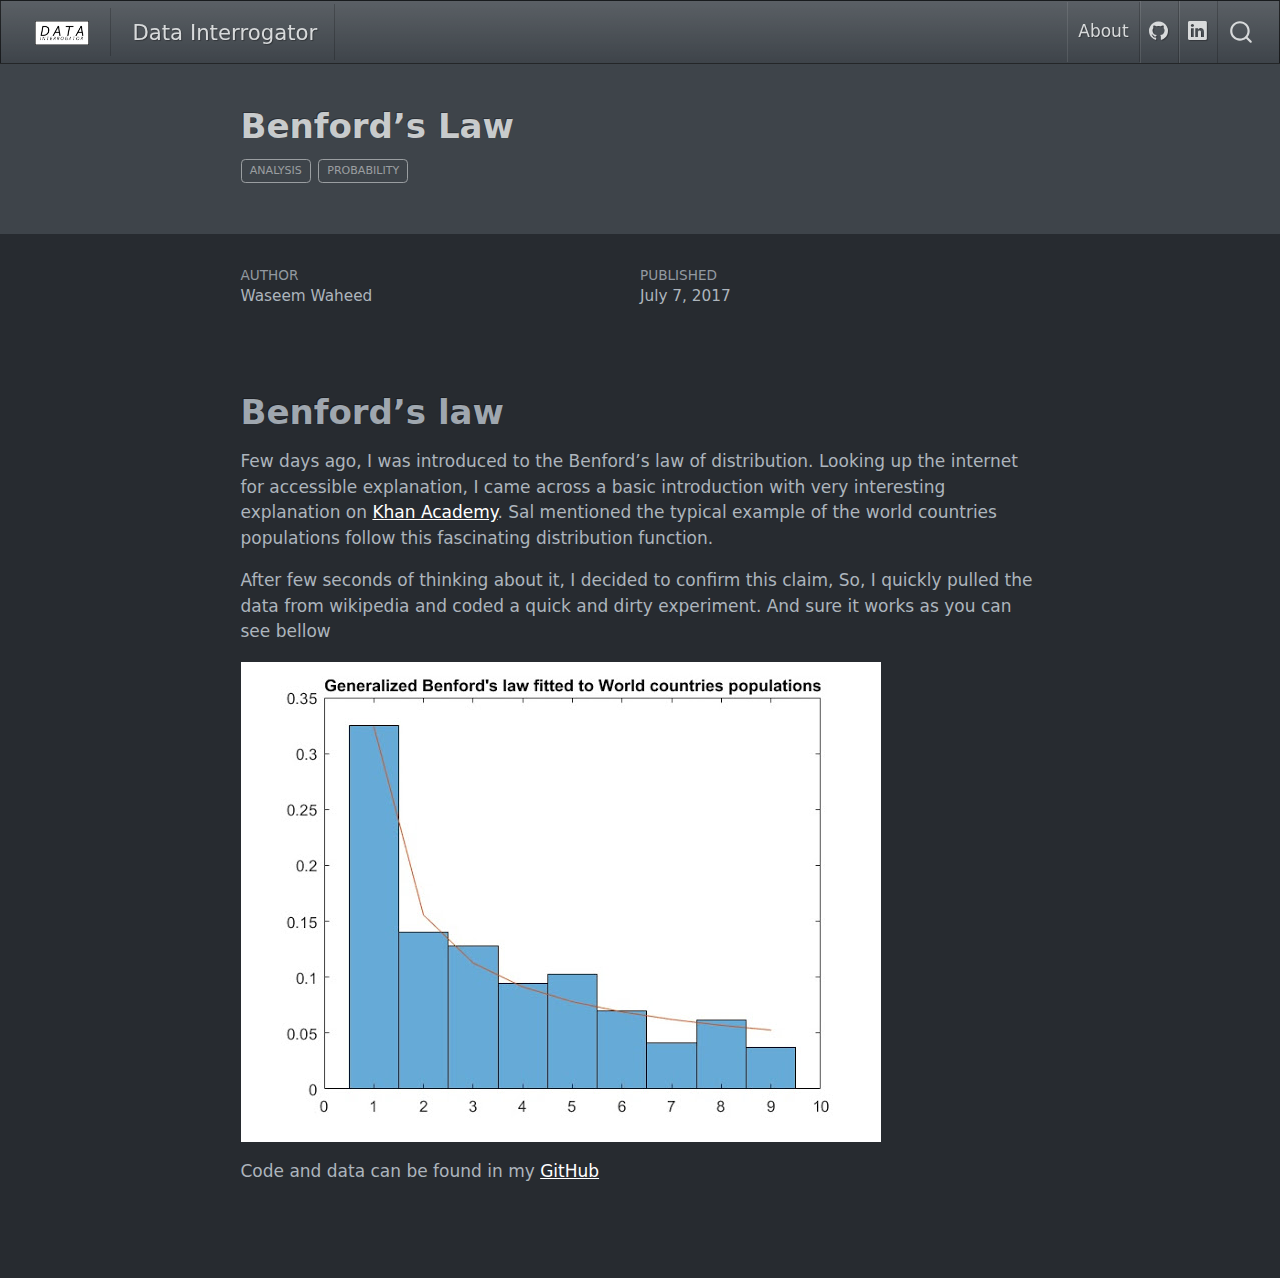
<file: posts/Benfords-Law/index.html>
<!DOCTYPE html>
<html xmlns="http://www.w3.org/1999/xhtml" lang="en" xml:lang="en"><head>

<meta charset="utf-8">
<meta name="generator" content="quarto-1.3.450">

<meta name="viewport" content="width=device-width, initial-scale=1.0, user-scalable=yes">

<meta name="author" content="Waseem Waheed">
<meta name="dcterms.date" content="2017-07-07">

<title>Data Interrogator - Benford’s Law</title>
<style>
code{white-space: pre-wrap;}
span.smallcaps{font-variant: small-caps;}
div.columns{display: flex; gap: min(4vw, 1.5em);}
div.column{flex: auto; overflow-x: auto;}
div.hanging-indent{margin-left: 1.5em; text-indent: -1.5em;}
ul.task-list{list-style: none;}
ul.task-list li input[type="checkbox"] {
  width: 0.8em;
  margin: 0 0.8em 0.2em -1em; /* quarto-specific, see https://github.com/quarto-dev/quarto-cli/issues/4556 */ 
  vertical-align: middle;
}
</style>


<script src="../../site_libs/quarto-nav/quarto-nav.js"></script>
<script src="../../site_libs/quarto-nav/headroom.min.js"></script>
<script src="../../site_libs/clipboard/clipboard.min.js"></script>
<script src="../../site_libs/quarto-search/autocomplete.umd.js"></script>
<script src="../../site_libs/quarto-search/fuse.min.js"></script>
<script src="../../site_libs/quarto-search/quarto-search.js"></script>
<meta name="quarto:offset" content="../../">
<script src="../../site_libs/quarto-html/quarto.js"></script>
<script src="../../site_libs/quarto-html/popper.min.js"></script>
<script src="../../site_libs/quarto-html/tippy.umd.min.js"></script>
<script src="../../site_libs/quarto-html/anchor.min.js"></script>
<link href="../../site_libs/quarto-html/tippy.css" rel="stylesheet">
<link href="../../site_libs/quarto-html/quarto-syntax-highlighting-dark.css" rel="stylesheet" id="quarto-text-highlighting-styles">
<script src="../../site_libs/bootstrap/bootstrap.min.js"></script>
<link href="../../site_libs/bootstrap/bootstrap-icons.css" rel="stylesheet">
<link href="../../site_libs/bootstrap/bootstrap.min.css" rel="stylesheet" id="quarto-bootstrap" data-mode="dark">
<script id="quarto-search-options" type="application/json">{
  "location": "navbar",
  "copy-button": false,
  "collapse-after": 3,
  "panel-placement": "end",
  "type": "overlay",
  "limit": 20,
  "language": {
    "search-no-results-text": "No results",
    "search-matching-documents-text": "matching documents",
    "search-copy-link-title": "Copy link to search",
    "search-hide-matches-text": "Hide additional matches",
    "search-more-match-text": "more match in this document",
    "search-more-matches-text": "more matches in this document",
    "search-clear-button-title": "Clear",
    "search-detached-cancel-button-title": "Cancel",
    "search-submit-button-title": "Submit",
    "search-label": "Search"
  }
}</script>
<script async="" src="https://www.googletagmanager.com/gtag/js?id=G-K9LGM2ST2F"></script>

<script type="text/javascript">

window.dataLayer = window.dataLayer || [];
function gtag(){dataLayer.push(arguments);}
gtag('js', new Date());
gtag('config', 'G-K9LGM2ST2F', { 'anonymize_ip': true});
</script>


<link rel="stylesheet" href="../../styles.css">
</head>

<body class="nav-fixed fullcontent">

<div id="quarto-search-results"></div>
  <header id="quarto-header" class="headroom fixed-top">
    <nav class="navbar navbar-expand-lg navbar-dark ">
      <div class="navbar-container container-fluid">
      <div class="navbar-brand-container">
    <a href="../../index.html" class="navbar-brand navbar-brand-logo">
    <img src="../../logo.png" alt="" class="navbar-logo">
    </a>
    <a class="navbar-brand" href="../../index.html">
    <span class="navbar-title">Data Interrogator</span>
    </a>
  </div>
            <div id="quarto-search" class="" title="Search"></div>
          <button class="navbar-toggler" type="button" data-bs-toggle="collapse" data-bs-target="#navbarCollapse" aria-controls="navbarCollapse" aria-expanded="false" aria-label="Toggle navigation" onclick="if (window.quartoToggleHeadroom) { window.quartoToggleHeadroom(); }">
  <span class="navbar-toggler-icon"></span>
</button>
          <div class="collapse navbar-collapse" id="navbarCollapse">
            <ul class="navbar-nav navbar-nav-scroll ms-auto">
  <li class="nav-item">
    <a class="nav-link" href="../../about.html" rel="" target="">
 <span class="menu-text">About</span></a>
  </li>  
  <li class="nav-item compact">
    <a class="nav-link" href="https://github.com/waseemwaheed" rel="" target=""><i class="bi bi-github" role="img">
</i> 
 <span class="menu-text"></span></a>
  </li>  
  <li class="nav-item compact">
    <a class="nav-link" href="https://www.linkedin.com/in/waseemwaheed/" rel="" target=""><i class="bi bi-linkedin" role="img">
</i> 
 <span class="menu-text"></span></a>
  </li>  
</ul>
            <div class="quarto-navbar-tools">
</div>
          </div> <!-- /navcollapse -->
      </div> <!-- /container-fluid -->
    </nav>
</header>
<!-- content -->
<header id="title-block-header" class="quarto-title-block default page-columns page-full">
  <div class="quarto-title-banner page-columns page-full">
    <div class="quarto-title column-body">
      <h1 class="title">Benford’s Law</h1>
                                <div class="quarto-categories">
                <div class="quarto-category">analysis</div>
                <div class="quarto-category">probability</div>
              </div>
                  </div>
  </div>
    
  
  <div class="quarto-title-meta">

      <div>
      <div class="quarto-title-meta-heading">Author</div>
      <div class="quarto-title-meta-contents">
               <p>Waseem Waheed </p>
            </div>
    </div>
      
      <div>
      <div class="quarto-title-meta-heading">Published</div>
      <div class="quarto-title-meta-contents">
        <p class="date">July 7, 2017</p>
      </div>
    </div>
    
      
    </div>
    
  
  </header><div id="quarto-content" class="quarto-container page-columns page-rows-contents page-layout-article page-navbar">
<!-- sidebar -->
<!-- margin-sidebar -->
    
<!-- main -->
<main class="content quarto-banner-title-block" id="quarto-document-content">




<section id="benfords-law" class="level1">
<h1>Benford’s law</h1>
<p>Few days ago, I was introduced to the Benford’s law of distribution. Looking up the internet for accessible explanation, I came across a basic introduction with very interesting explanation on <a href="https://www.khanacademy.org/math/algebra2/exponential-and-logarithmic-functions/logarithmic-scale/v/vi-and-sal-talk-about-the-mysteries-of-benford-s-law">Khan Academy</a>. Sal mentioned the typical example of the world countries populations follow this fascinating distribution function.</p>
<p>After few seconds of thinking about it, I decided to confirm this claim, So, I quickly pulled the data from wikipedia and coded a quick and dirty experiment. And sure it works as you can see bellow</p>
<p><img src="hist.jpg" class="img-fluid"></p>
<p>Code and data can be found in my <a href="https://github.com/waswas15/random_experiments">GitHub</a></p>


</section>

</main> <!-- /main -->
<script id="quarto-html-after-body" type="application/javascript">
window.document.addEventListener("DOMContentLoaded", function (event) {
  const toggleBodyColorMode = (bsSheetEl) => {
    const mode = bsSheetEl.getAttribute("data-mode");
    const bodyEl = window.document.querySelector("body");
    if (mode === "dark") {
      bodyEl.classList.add("quarto-dark");
      bodyEl.classList.remove("quarto-light");
    } else {
      bodyEl.classList.add("quarto-light");
      bodyEl.classList.remove("quarto-dark");
    }
  }
  const toggleBodyColorPrimary = () => {
    const bsSheetEl = window.document.querySelector("link#quarto-bootstrap");
    if (bsSheetEl) {
      toggleBodyColorMode(bsSheetEl);
    }
  }
  toggleBodyColorPrimary();  
  const icon = "";
  const anchorJS = new window.AnchorJS();
  anchorJS.options = {
    placement: 'right',
    icon: icon
  };
  anchorJS.add('.anchored');
  const isCodeAnnotation = (el) => {
    for (const clz of el.classList) {
      if (clz.startsWith('code-annotation-')) {                     
        return true;
      }
    }
    return false;
  }
  const clipboard = new window.ClipboardJS('.code-copy-button', {
    text: function(trigger) {
      const codeEl = trigger.previousElementSibling.cloneNode(true);
      for (const childEl of codeEl.children) {
        if (isCodeAnnotation(childEl)) {
          childEl.remove();
        }
      }
      return codeEl.innerText;
    }
  });
  clipboard.on('success', function(e) {
    // button target
    const button = e.trigger;
    // don't keep focus
    button.blur();
    // flash "checked"
    button.classList.add('code-copy-button-checked');
    var currentTitle = button.getAttribute("title");
    button.setAttribute("title", "Copied!");
    let tooltip;
    if (window.bootstrap) {
      button.setAttribute("data-bs-toggle", "tooltip");
      button.setAttribute("data-bs-placement", "left");
      button.setAttribute("data-bs-title", "Copied!");
      tooltip = new bootstrap.Tooltip(button, 
        { trigger: "manual", 
          customClass: "code-copy-button-tooltip",
          offset: [0, -8]});
      tooltip.show();    
    }
    setTimeout(function() {
      if (tooltip) {
        tooltip.hide();
        button.removeAttribute("data-bs-title");
        button.removeAttribute("data-bs-toggle");
        button.removeAttribute("data-bs-placement");
      }
      button.setAttribute("title", currentTitle);
      button.classList.remove('code-copy-button-checked');
    }, 1000);
    // clear code selection
    e.clearSelection();
  });
  function tippyHover(el, contentFn) {
    const config = {
      allowHTML: true,
      content: contentFn,
      maxWidth: 500,
      delay: 100,
      arrow: false,
      appendTo: function(el) {
          return el.parentElement;
      },
      interactive: true,
      interactiveBorder: 10,
      theme: 'quarto',
      placement: 'bottom-start'
    };
    window.tippy(el, config); 
  }
  const noterefs = window.document.querySelectorAll('a[role="doc-noteref"]');
  for (var i=0; i<noterefs.length; i++) {
    const ref = noterefs[i];
    tippyHover(ref, function() {
      // use id or data attribute instead here
      let href = ref.getAttribute('data-footnote-href') || ref.getAttribute('href');
      try { href = new URL(href).hash; } catch {}
      const id = href.replace(/^#\/?/, "");
      const note = window.document.getElementById(id);
      return note.innerHTML;
    });
  }
      let selectedAnnoteEl;
      const selectorForAnnotation = ( cell, annotation) => {
        let cellAttr = 'data-code-cell="' + cell + '"';
        let lineAttr = 'data-code-annotation="' +  annotation + '"';
        const selector = 'span[' + cellAttr + '][' + lineAttr + ']';
        return selector;
      }
      const selectCodeLines = (annoteEl) => {
        const doc = window.document;
        const targetCell = annoteEl.getAttribute("data-target-cell");
        const targetAnnotation = annoteEl.getAttribute("data-target-annotation");
        const annoteSpan = window.document.querySelector(selectorForAnnotation(targetCell, targetAnnotation));
        const lines = annoteSpan.getAttribute("data-code-lines").split(",");
        const lineIds = lines.map((line) => {
          return targetCell + "-" + line;
        })
        let top = null;
        let height = null;
        let parent = null;
        if (lineIds.length > 0) {
            //compute the position of the single el (top and bottom and make a div)
            const el = window.document.getElementById(lineIds[0]);
            top = el.offsetTop;
            height = el.offsetHeight;
            parent = el.parentElement.parentElement;
          if (lineIds.length > 1) {
            const lastEl = window.document.getElementById(lineIds[lineIds.length - 1]);
            const bottom = lastEl.offsetTop + lastEl.offsetHeight;
            height = bottom - top;
          }
          if (top !== null && height !== null && parent !== null) {
            // cook up a div (if necessary) and position it 
            let div = window.document.getElementById("code-annotation-line-highlight");
            if (div === null) {
              div = window.document.createElement("div");
              div.setAttribute("id", "code-annotation-line-highlight");
              div.style.position = 'absolute';
              parent.appendChild(div);
            }
            div.style.top = top - 2 + "px";
            div.style.height = height + 4 + "px";
            let gutterDiv = window.document.getElementById("code-annotation-line-highlight-gutter");
            if (gutterDiv === null) {
              gutterDiv = window.document.createElement("div");
              gutterDiv.setAttribute("id", "code-annotation-line-highlight-gutter");
              gutterDiv.style.position = 'absolute';
              const codeCell = window.document.getElementById(targetCell);
              const gutter = codeCell.querySelector('.code-annotation-gutter');
              gutter.appendChild(gutterDiv);
            }
            gutterDiv.style.top = top - 2 + "px";
            gutterDiv.style.height = height + 4 + "px";
          }
          selectedAnnoteEl = annoteEl;
        }
      };
      const unselectCodeLines = () => {
        const elementsIds = ["code-annotation-line-highlight", "code-annotation-line-highlight-gutter"];
        elementsIds.forEach((elId) => {
          const div = window.document.getElementById(elId);
          if (div) {
            div.remove();
          }
        });
        selectedAnnoteEl = undefined;
      };
      // Attach click handler to the DT
      const annoteDls = window.document.querySelectorAll('dt[data-target-cell]');
      for (const annoteDlNode of annoteDls) {
        annoteDlNode.addEventListener('click', (event) => {
          const clickedEl = event.target;
          if (clickedEl !== selectedAnnoteEl) {
            unselectCodeLines();
            const activeEl = window.document.querySelector('dt[data-target-cell].code-annotation-active');
            if (activeEl) {
              activeEl.classList.remove('code-annotation-active');
            }
            selectCodeLines(clickedEl);
            clickedEl.classList.add('code-annotation-active');
          } else {
            // Unselect the line
            unselectCodeLines();
            clickedEl.classList.remove('code-annotation-active');
          }
        });
      }
  const findCites = (el) => {
    const parentEl = el.parentElement;
    if (parentEl) {
      const cites = parentEl.dataset.cites;
      if (cites) {
        return {
          el,
          cites: cites.split(' ')
        };
      } else {
        return findCites(el.parentElement)
      }
    } else {
      return undefined;
    }
  };
  var bibliorefs = window.document.querySelectorAll('a[role="doc-biblioref"]');
  for (var i=0; i<bibliorefs.length; i++) {
    const ref = bibliorefs[i];
    const citeInfo = findCites(ref);
    if (citeInfo) {
      tippyHover(citeInfo.el, function() {
        var popup = window.document.createElement('div');
        citeInfo.cites.forEach(function(cite) {
          var citeDiv = window.document.createElement('div');
          citeDiv.classList.add('hanging-indent');
          citeDiv.classList.add('csl-entry');
          var biblioDiv = window.document.getElementById('ref-' + cite);
          if (biblioDiv) {
            citeDiv.innerHTML = biblioDiv.innerHTML;
          }
          popup.appendChild(citeDiv);
        });
        return popup.innerHTML;
      });
    }
  }
});
</script>
</div> <!-- /content -->



</body></html>
</file>
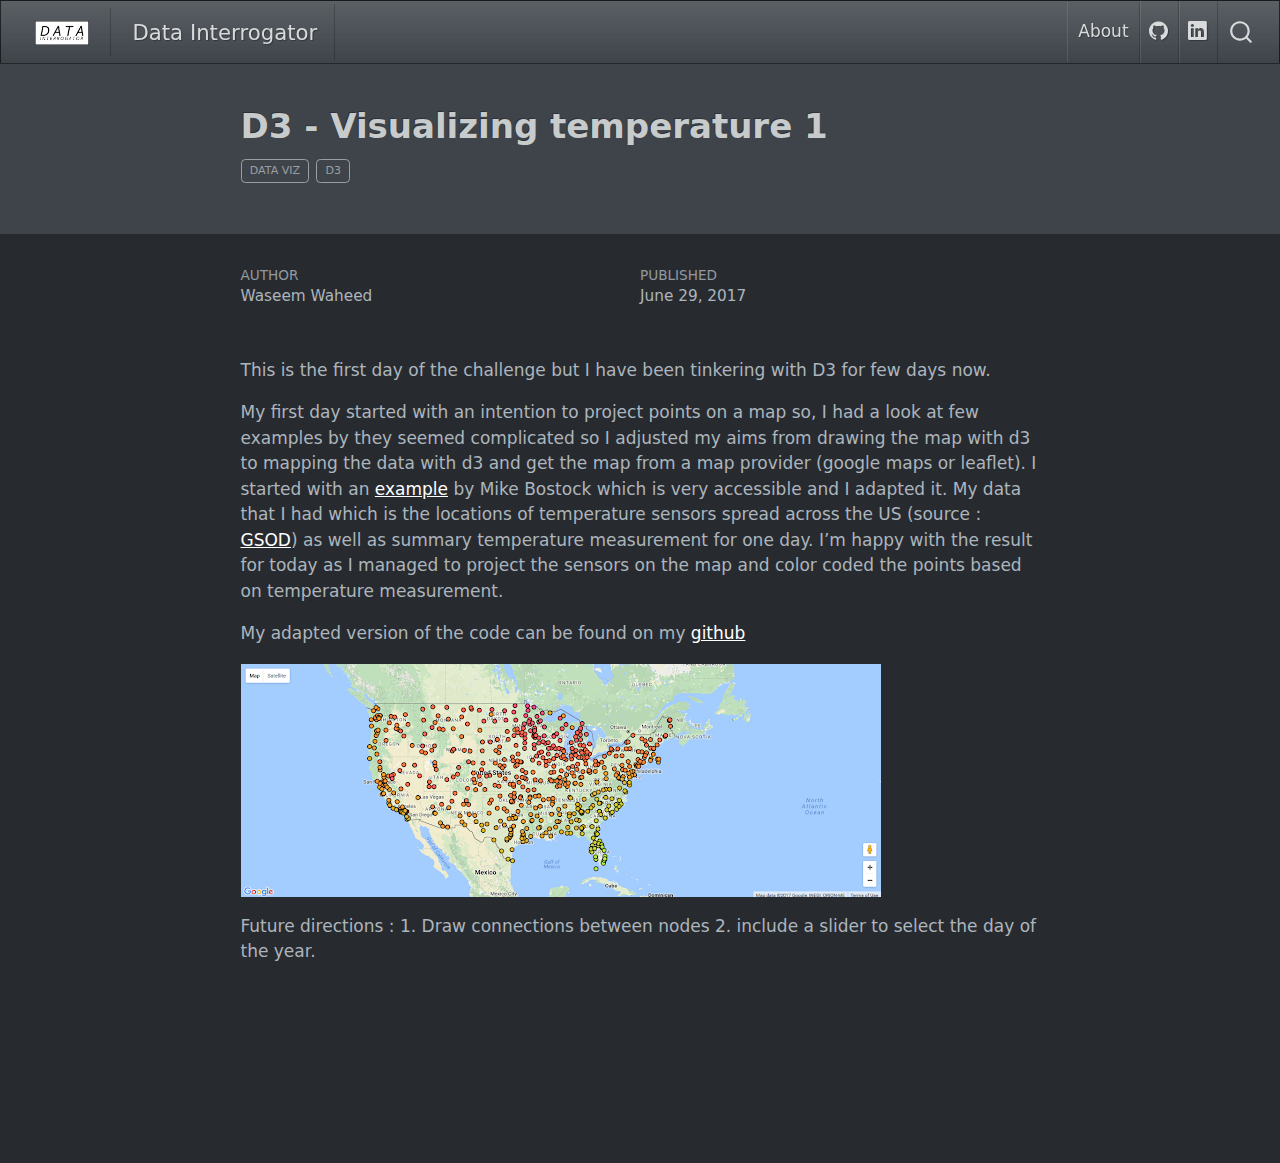
<file: posts/D3js-Explorations-1/index.html>
<!DOCTYPE html>
<html xmlns="http://www.w3.org/1999/xhtml" lang="en" xml:lang="en"><head>

<meta charset="utf-8">
<meta name="generator" content="quarto-1.3.450">

<meta name="viewport" content="width=device-width, initial-scale=1.0, user-scalable=yes">

<meta name="author" content="Waseem Waheed">
<meta name="dcterms.date" content="2017-06-29">

<title>Data Interrogator - D3 - Visualizing temperature 1</title>
<style>
code{white-space: pre-wrap;}
span.smallcaps{font-variant: small-caps;}
div.columns{display: flex; gap: min(4vw, 1.5em);}
div.column{flex: auto; overflow-x: auto;}
div.hanging-indent{margin-left: 1.5em; text-indent: -1.5em;}
ul.task-list{list-style: none;}
ul.task-list li input[type="checkbox"] {
  width: 0.8em;
  margin: 0 0.8em 0.2em -1em; /* quarto-specific, see https://github.com/quarto-dev/quarto-cli/issues/4556 */ 
  vertical-align: middle;
}
</style>


<script src="../../site_libs/quarto-nav/quarto-nav.js"></script>
<script src="../../site_libs/quarto-nav/headroom.min.js"></script>
<script src="../../site_libs/clipboard/clipboard.min.js"></script>
<script src="../../site_libs/quarto-search/autocomplete.umd.js"></script>
<script src="../../site_libs/quarto-search/fuse.min.js"></script>
<script src="../../site_libs/quarto-search/quarto-search.js"></script>
<meta name="quarto:offset" content="../../">
<script src="../../site_libs/quarto-html/quarto.js"></script>
<script src="../../site_libs/quarto-html/popper.min.js"></script>
<script src="../../site_libs/quarto-html/tippy.umd.min.js"></script>
<script src="../../site_libs/quarto-html/anchor.min.js"></script>
<link href="../../site_libs/quarto-html/tippy.css" rel="stylesheet">
<link href="../../site_libs/quarto-html/quarto-syntax-highlighting-dark.css" rel="stylesheet" id="quarto-text-highlighting-styles">
<script src="../../site_libs/bootstrap/bootstrap.min.js"></script>
<link href="../../site_libs/bootstrap/bootstrap-icons.css" rel="stylesheet">
<link href="../../site_libs/bootstrap/bootstrap.min.css" rel="stylesheet" id="quarto-bootstrap" data-mode="dark">
<script id="quarto-search-options" type="application/json">{
  "location": "navbar",
  "copy-button": false,
  "collapse-after": 3,
  "panel-placement": "end",
  "type": "overlay",
  "limit": 20,
  "language": {
    "search-no-results-text": "No results",
    "search-matching-documents-text": "matching documents",
    "search-copy-link-title": "Copy link to search",
    "search-hide-matches-text": "Hide additional matches",
    "search-more-match-text": "more match in this document",
    "search-more-matches-text": "more matches in this document",
    "search-clear-button-title": "Clear",
    "search-detached-cancel-button-title": "Cancel",
    "search-submit-button-title": "Submit",
    "search-label": "Search"
  }
}</script>
<script async="" src="https://www.googletagmanager.com/gtag/js?id=G-K9LGM2ST2F"></script>

<script type="text/javascript">

window.dataLayer = window.dataLayer || [];
function gtag(){dataLayer.push(arguments);}
gtag('js', new Date());
gtag('config', 'G-K9LGM2ST2F', { 'anonymize_ip': true});
</script>


<link rel="stylesheet" href="../../styles.css">
</head>

<body class="nav-fixed fullcontent">

<div id="quarto-search-results"></div>
  <header id="quarto-header" class="headroom fixed-top">
    <nav class="navbar navbar-expand-lg navbar-dark ">
      <div class="navbar-container container-fluid">
      <div class="navbar-brand-container">
    <a href="../../index.html" class="navbar-brand navbar-brand-logo">
    <img src="../../logo.png" alt="" class="navbar-logo">
    </a>
    <a class="navbar-brand" href="../../index.html">
    <span class="navbar-title">Data Interrogator</span>
    </a>
  </div>
            <div id="quarto-search" class="" title="Search"></div>
          <button class="navbar-toggler" type="button" data-bs-toggle="collapse" data-bs-target="#navbarCollapse" aria-controls="navbarCollapse" aria-expanded="false" aria-label="Toggle navigation" onclick="if (window.quartoToggleHeadroom) { window.quartoToggleHeadroom(); }">
  <span class="navbar-toggler-icon"></span>
</button>
          <div class="collapse navbar-collapse" id="navbarCollapse">
            <ul class="navbar-nav navbar-nav-scroll ms-auto">
  <li class="nav-item">
    <a class="nav-link" href="../../about.html" rel="" target="">
 <span class="menu-text">About</span></a>
  </li>  
  <li class="nav-item compact">
    <a class="nav-link" href="https://github.com/waseemwaheed" rel="" target=""><i class="bi bi-github" role="img">
</i> 
 <span class="menu-text"></span></a>
  </li>  
  <li class="nav-item compact">
    <a class="nav-link" href="https://www.linkedin.com/in/waseemwaheed/" rel="" target=""><i class="bi bi-linkedin" role="img">
</i> 
 <span class="menu-text"></span></a>
  </li>  
</ul>
            <div class="quarto-navbar-tools">
</div>
          </div> <!-- /navcollapse -->
      </div> <!-- /container-fluid -->
    </nav>
</header>
<!-- content -->
<header id="title-block-header" class="quarto-title-block default page-columns page-full">
  <div class="quarto-title-banner page-columns page-full">
    <div class="quarto-title column-body">
      <h1 class="title">D3 - Visualizing temperature 1</h1>
                                <div class="quarto-categories">
                <div class="quarto-category">data viz</div>
                <div class="quarto-category">d3</div>
              </div>
                  </div>
  </div>
    
  
  <div class="quarto-title-meta">

      <div>
      <div class="quarto-title-meta-heading">Author</div>
      <div class="quarto-title-meta-contents">
               <p>Waseem Waheed </p>
            </div>
    </div>
      
      <div>
      <div class="quarto-title-meta-heading">Published</div>
      <div class="quarto-title-meta-contents">
        <p class="date">June 29, 2017</p>
      </div>
    </div>
    
      
    </div>
    
  
  </header><div id="quarto-content" class="quarto-container page-columns page-rows-contents page-layout-article page-navbar">
<!-- sidebar -->
<!-- margin-sidebar -->
    
<!-- main -->
<main class="content quarto-banner-title-block" id="quarto-document-content">




<p>This is the first day of the challenge but I have been tinkering with D3 for few days now.</p>
<p>My first day started with an intention to project points on a map so, I had a look at few examples by they seemed complicated so I adjusted my aims from drawing the map with d3 to mapping the data with d3 and get the map from a map provider (google maps or leaflet). I started with an <a href="https://gist.github.com/mbostock/899711">example</a> by Mike Bostock which is very accessible and I adapted it. My data that I had which is the locations of temperature sensors spread across the US (source : <a href="https://data.noaa.gov/dataset/global-surface-summary-of-the-day-gsod">GSOD</a>) as well as summary temperature measurement for one day. I’m happy with the result for today as I managed to project the sensors on the map and color coded the points based on temperature measurement.</p>
<p>My adapted version of the code can be found on my <a href="https://github.com/waswas15/d3js-one-month-challenge">github</a></p>
<p><img src="map.png" class="img-fluid"></p>
<p>Future directions : 1. Draw connections between nodes 2. include a slider to select the day of the year.</p>



</main> <!-- /main -->
<script id="quarto-html-after-body" type="application/javascript">
window.document.addEventListener("DOMContentLoaded", function (event) {
  const toggleBodyColorMode = (bsSheetEl) => {
    const mode = bsSheetEl.getAttribute("data-mode");
    const bodyEl = window.document.querySelector("body");
    if (mode === "dark") {
      bodyEl.classList.add("quarto-dark");
      bodyEl.classList.remove("quarto-light");
    } else {
      bodyEl.classList.add("quarto-light");
      bodyEl.classList.remove("quarto-dark");
    }
  }
  const toggleBodyColorPrimary = () => {
    const bsSheetEl = window.document.querySelector("link#quarto-bootstrap");
    if (bsSheetEl) {
      toggleBodyColorMode(bsSheetEl);
    }
  }
  toggleBodyColorPrimary();  
  const icon = "";
  const anchorJS = new window.AnchorJS();
  anchorJS.options = {
    placement: 'right',
    icon: icon
  };
  anchorJS.add('.anchored');
  const isCodeAnnotation = (el) => {
    for (const clz of el.classList) {
      if (clz.startsWith('code-annotation-')) {                     
        return true;
      }
    }
    return false;
  }
  const clipboard = new window.ClipboardJS('.code-copy-button', {
    text: function(trigger) {
      const codeEl = trigger.previousElementSibling.cloneNode(true);
      for (const childEl of codeEl.children) {
        if (isCodeAnnotation(childEl)) {
          childEl.remove();
        }
      }
      return codeEl.innerText;
    }
  });
  clipboard.on('success', function(e) {
    // button target
    const button = e.trigger;
    // don't keep focus
    button.blur();
    // flash "checked"
    button.classList.add('code-copy-button-checked');
    var currentTitle = button.getAttribute("title");
    button.setAttribute("title", "Copied!");
    let tooltip;
    if (window.bootstrap) {
      button.setAttribute("data-bs-toggle", "tooltip");
      button.setAttribute("data-bs-placement", "left");
      button.setAttribute("data-bs-title", "Copied!");
      tooltip = new bootstrap.Tooltip(button, 
        { trigger: "manual", 
          customClass: "code-copy-button-tooltip",
          offset: [0, -8]});
      tooltip.show();    
    }
    setTimeout(function() {
      if (tooltip) {
        tooltip.hide();
        button.removeAttribute("data-bs-title");
        button.removeAttribute("data-bs-toggle");
        button.removeAttribute("data-bs-placement");
      }
      button.setAttribute("title", currentTitle);
      button.classList.remove('code-copy-button-checked');
    }, 1000);
    // clear code selection
    e.clearSelection();
  });
  function tippyHover(el, contentFn) {
    const config = {
      allowHTML: true,
      content: contentFn,
      maxWidth: 500,
      delay: 100,
      arrow: false,
      appendTo: function(el) {
          return el.parentElement;
      },
      interactive: true,
      interactiveBorder: 10,
      theme: 'quarto',
      placement: 'bottom-start'
    };
    window.tippy(el, config); 
  }
  const noterefs = window.document.querySelectorAll('a[role="doc-noteref"]');
  for (var i=0; i<noterefs.length; i++) {
    const ref = noterefs[i];
    tippyHover(ref, function() {
      // use id or data attribute instead here
      let href = ref.getAttribute('data-footnote-href') || ref.getAttribute('href');
      try { href = new URL(href).hash; } catch {}
      const id = href.replace(/^#\/?/, "");
      const note = window.document.getElementById(id);
      return note.innerHTML;
    });
  }
      let selectedAnnoteEl;
      const selectorForAnnotation = ( cell, annotation) => {
        let cellAttr = 'data-code-cell="' + cell + '"';
        let lineAttr = 'data-code-annotation="' +  annotation + '"';
        const selector = 'span[' + cellAttr + '][' + lineAttr + ']';
        return selector;
      }
      const selectCodeLines = (annoteEl) => {
        const doc = window.document;
        const targetCell = annoteEl.getAttribute("data-target-cell");
        const targetAnnotation = annoteEl.getAttribute("data-target-annotation");
        const annoteSpan = window.document.querySelector(selectorForAnnotation(targetCell, targetAnnotation));
        const lines = annoteSpan.getAttribute("data-code-lines").split(",");
        const lineIds = lines.map((line) => {
          return targetCell + "-" + line;
        })
        let top = null;
        let height = null;
        let parent = null;
        if (lineIds.length > 0) {
            //compute the position of the single el (top and bottom and make a div)
            const el = window.document.getElementById(lineIds[0]);
            top = el.offsetTop;
            height = el.offsetHeight;
            parent = el.parentElement.parentElement;
          if (lineIds.length > 1) {
            const lastEl = window.document.getElementById(lineIds[lineIds.length - 1]);
            const bottom = lastEl.offsetTop + lastEl.offsetHeight;
            height = bottom - top;
          }
          if (top !== null && height !== null && parent !== null) {
            // cook up a div (if necessary) and position it 
            let div = window.document.getElementById("code-annotation-line-highlight");
            if (div === null) {
              div = window.document.createElement("div");
              div.setAttribute("id", "code-annotation-line-highlight");
              div.style.position = 'absolute';
              parent.appendChild(div);
            }
            div.style.top = top - 2 + "px";
            div.style.height = height + 4 + "px";
            let gutterDiv = window.document.getElementById("code-annotation-line-highlight-gutter");
            if (gutterDiv === null) {
              gutterDiv = window.document.createElement("div");
              gutterDiv.setAttribute("id", "code-annotation-line-highlight-gutter");
              gutterDiv.style.position = 'absolute';
              const codeCell = window.document.getElementById(targetCell);
              const gutter = codeCell.querySelector('.code-annotation-gutter');
              gutter.appendChild(gutterDiv);
            }
            gutterDiv.style.top = top - 2 + "px";
            gutterDiv.style.height = height + 4 + "px";
          }
          selectedAnnoteEl = annoteEl;
        }
      };
      const unselectCodeLines = () => {
        const elementsIds = ["code-annotation-line-highlight", "code-annotation-line-highlight-gutter"];
        elementsIds.forEach((elId) => {
          const div = window.document.getElementById(elId);
          if (div) {
            div.remove();
          }
        });
        selectedAnnoteEl = undefined;
      };
      // Attach click handler to the DT
      const annoteDls = window.document.querySelectorAll('dt[data-target-cell]');
      for (const annoteDlNode of annoteDls) {
        annoteDlNode.addEventListener('click', (event) => {
          const clickedEl = event.target;
          if (clickedEl !== selectedAnnoteEl) {
            unselectCodeLines();
            const activeEl = window.document.querySelector('dt[data-target-cell].code-annotation-active');
            if (activeEl) {
              activeEl.classList.remove('code-annotation-active');
            }
            selectCodeLines(clickedEl);
            clickedEl.classList.add('code-annotation-active');
          } else {
            // Unselect the line
            unselectCodeLines();
            clickedEl.classList.remove('code-annotation-active');
          }
        });
      }
  const findCites = (el) => {
    const parentEl = el.parentElement;
    if (parentEl) {
      const cites = parentEl.dataset.cites;
      if (cites) {
        return {
          el,
          cites: cites.split(' ')
        };
      } else {
        return findCites(el.parentElement)
      }
    } else {
      return undefined;
    }
  };
  var bibliorefs = window.document.querySelectorAll('a[role="doc-biblioref"]');
  for (var i=0; i<bibliorefs.length; i++) {
    const ref = bibliorefs[i];
    const citeInfo = findCites(ref);
    if (citeInfo) {
      tippyHover(citeInfo.el, function() {
        var popup = window.document.createElement('div');
        citeInfo.cites.forEach(function(cite) {
          var citeDiv = window.document.createElement('div');
          citeDiv.classList.add('hanging-indent');
          citeDiv.classList.add('csl-entry');
          var biblioDiv = window.document.getElementById('ref-' + cite);
          if (biblioDiv) {
            citeDiv.innerHTML = biblioDiv.innerHTML;
          }
          popup.appendChild(citeDiv);
        });
        return popup.innerHTML;
      });
    }
  }
});
</script>
</div> <!-- /content -->



</body></html>
</file>
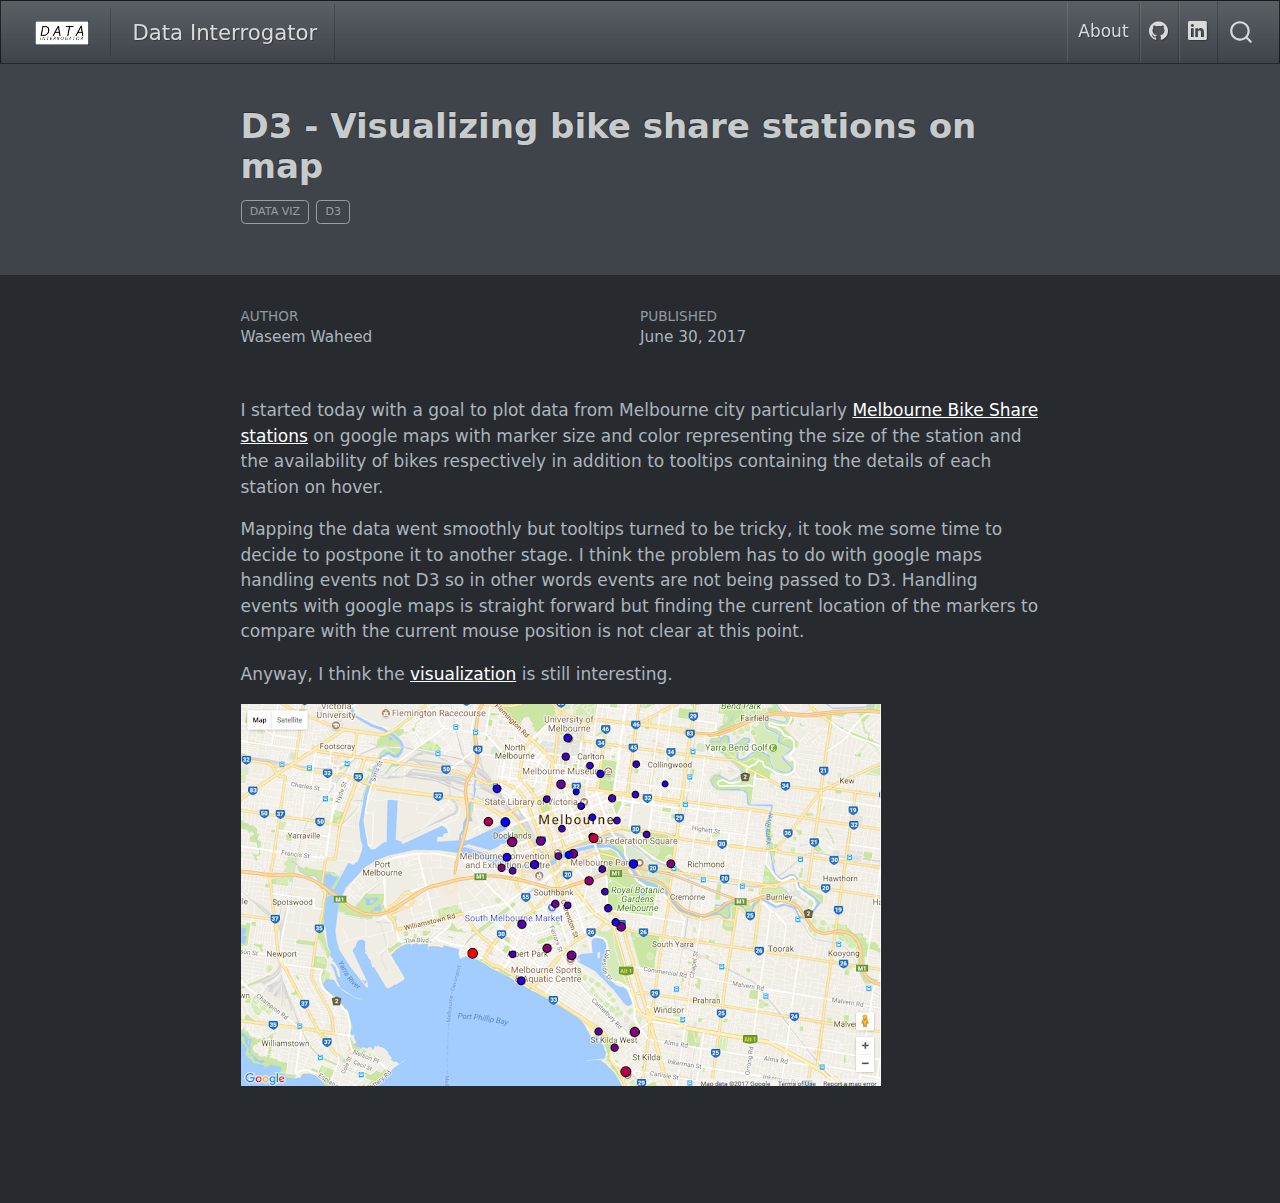
<file: posts/D3js-Explorations-2/index.html>
<!DOCTYPE html>
<html xmlns="http://www.w3.org/1999/xhtml" lang="en" xml:lang="en"><head>

<meta charset="utf-8">
<meta name="generator" content="quarto-1.3.450">

<meta name="viewport" content="width=device-width, initial-scale=1.0, user-scalable=yes">

<meta name="author" content="Waseem Waheed">
<meta name="dcterms.date" content="2017-06-30">

<title>Data Interrogator - D3 - Visualizing bike share stations on map</title>
<style>
code{white-space: pre-wrap;}
span.smallcaps{font-variant: small-caps;}
div.columns{display: flex; gap: min(4vw, 1.5em);}
div.column{flex: auto; overflow-x: auto;}
div.hanging-indent{margin-left: 1.5em; text-indent: -1.5em;}
ul.task-list{list-style: none;}
ul.task-list li input[type="checkbox"] {
  width: 0.8em;
  margin: 0 0.8em 0.2em -1em; /* quarto-specific, see https://github.com/quarto-dev/quarto-cli/issues/4556 */ 
  vertical-align: middle;
}
</style>


<script src="../../site_libs/quarto-nav/quarto-nav.js"></script>
<script src="../../site_libs/quarto-nav/headroom.min.js"></script>
<script src="../../site_libs/clipboard/clipboard.min.js"></script>
<script src="../../site_libs/quarto-search/autocomplete.umd.js"></script>
<script src="../../site_libs/quarto-search/fuse.min.js"></script>
<script src="../../site_libs/quarto-search/quarto-search.js"></script>
<meta name="quarto:offset" content="../../">
<script src="../../site_libs/quarto-html/quarto.js"></script>
<script src="../../site_libs/quarto-html/popper.min.js"></script>
<script src="../../site_libs/quarto-html/tippy.umd.min.js"></script>
<script src="../../site_libs/quarto-html/anchor.min.js"></script>
<link href="../../site_libs/quarto-html/tippy.css" rel="stylesheet">
<link href="../../site_libs/quarto-html/quarto-syntax-highlighting-dark.css" rel="stylesheet" id="quarto-text-highlighting-styles">
<script src="../../site_libs/bootstrap/bootstrap.min.js"></script>
<link href="../../site_libs/bootstrap/bootstrap-icons.css" rel="stylesheet">
<link href="../../site_libs/bootstrap/bootstrap.min.css" rel="stylesheet" id="quarto-bootstrap" data-mode="dark">
<script id="quarto-search-options" type="application/json">{
  "location": "navbar",
  "copy-button": false,
  "collapse-after": 3,
  "panel-placement": "end",
  "type": "overlay",
  "limit": 20,
  "language": {
    "search-no-results-text": "No results",
    "search-matching-documents-text": "matching documents",
    "search-copy-link-title": "Copy link to search",
    "search-hide-matches-text": "Hide additional matches",
    "search-more-match-text": "more match in this document",
    "search-more-matches-text": "more matches in this document",
    "search-clear-button-title": "Clear",
    "search-detached-cancel-button-title": "Cancel",
    "search-submit-button-title": "Submit",
    "search-label": "Search"
  }
}</script>
<script async="" src="https://www.googletagmanager.com/gtag/js?id=G-K9LGM2ST2F"></script>

<script type="text/javascript">

window.dataLayer = window.dataLayer || [];
function gtag(){dataLayer.push(arguments);}
gtag('js', new Date());
gtag('config', 'G-K9LGM2ST2F', { 'anonymize_ip': true});
</script>


<link rel="stylesheet" href="../../styles.css">
</head>

<body class="nav-fixed fullcontent">

<div id="quarto-search-results"></div>
  <header id="quarto-header" class="headroom fixed-top">
    <nav class="navbar navbar-expand-lg navbar-dark ">
      <div class="navbar-container container-fluid">
      <div class="navbar-brand-container">
    <a href="../../index.html" class="navbar-brand navbar-brand-logo">
    <img src="../../logo.png" alt="" class="navbar-logo">
    </a>
    <a class="navbar-brand" href="../../index.html">
    <span class="navbar-title">Data Interrogator</span>
    </a>
  </div>
            <div id="quarto-search" class="" title="Search"></div>
          <button class="navbar-toggler" type="button" data-bs-toggle="collapse" data-bs-target="#navbarCollapse" aria-controls="navbarCollapse" aria-expanded="false" aria-label="Toggle navigation" onclick="if (window.quartoToggleHeadroom) { window.quartoToggleHeadroom(); }">
  <span class="navbar-toggler-icon"></span>
</button>
          <div class="collapse navbar-collapse" id="navbarCollapse">
            <ul class="navbar-nav navbar-nav-scroll ms-auto">
  <li class="nav-item">
    <a class="nav-link" href="../../about.html" rel="" target="">
 <span class="menu-text">About</span></a>
  </li>  
  <li class="nav-item compact">
    <a class="nav-link" href="https://github.com/waseemwaheed" rel="" target=""><i class="bi bi-github" role="img">
</i> 
 <span class="menu-text"></span></a>
  </li>  
  <li class="nav-item compact">
    <a class="nav-link" href="https://www.linkedin.com/in/waseemwaheed/" rel="" target=""><i class="bi bi-linkedin" role="img">
</i> 
 <span class="menu-text"></span></a>
  </li>  
</ul>
            <div class="quarto-navbar-tools">
</div>
          </div> <!-- /navcollapse -->
      </div> <!-- /container-fluid -->
    </nav>
</header>
<!-- content -->
<header id="title-block-header" class="quarto-title-block default page-columns page-full">
  <div class="quarto-title-banner page-columns page-full">
    <div class="quarto-title column-body">
      <h1 class="title">D3 - Visualizing bike share stations on map</h1>
                                <div class="quarto-categories">
                <div class="quarto-category">data viz</div>
                <div class="quarto-category">d3</div>
              </div>
                  </div>
  </div>
    
  
  <div class="quarto-title-meta">

      <div>
      <div class="quarto-title-meta-heading">Author</div>
      <div class="quarto-title-meta-contents">
               <p>Waseem Waheed </p>
            </div>
    </div>
      
      <div>
      <div class="quarto-title-meta-heading">Published</div>
      <div class="quarto-title-meta-contents">
        <p class="date">June 30, 2017</p>
      </div>
    </div>
    
      
    </div>
    
  
  </header><div id="quarto-content" class="quarto-container page-columns page-rows-contents page-layout-article page-navbar">
<!-- sidebar -->
<!-- margin-sidebar -->
    
<!-- main -->
<main class="content quarto-banner-title-block" id="quarto-document-content">




<p>I started today with a goal to plot data from Melbourne city particularly <a href="https://data.melbourne.vic.gov.au/Transport/Bike-Share-Dock-Locations/vrwc-rwgm">Melbourne Bike Share stations</a> on google maps with marker size and color representing the size of the station and the availability of bikes respectively in addition to tooltips containing the details of each station on hover.</p>
<p>Mapping the data went smoothly but tooltips turned to be tricky, it took me some time to decide to postpone it to another stage. I think the problem has to do with google maps handling events not D3 so in other words events are not being passed to D3. Handling events with google maps is straight forward but finding the current location of the markers to compare with the current mouse position is not clear at this point.</p>
<p>Anyway, I think the <a href="https://github.com/waswas15/d3js-one-month-challenge/blob/master/day02.html">visualization</a> is still interesting.</p>
<p><img src="map.png" class="img-fluid"></p>



</main> <!-- /main -->
<script id="quarto-html-after-body" type="application/javascript">
window.document.addEventListener("DOMContentLoaded", function (event) {
  const toggleBodyColorMode = (bsSheetEl) => {
    const mode = bsSheetEl.getAttribute("data-mode");
    const bodyEl = window.document.querySelector("body");
    if (mode === "dark") {
      bodyEl.classList.add("quarto-dark");
      bodyEl.classList.remove("quarto-light");
    } else {
      bodyEl.classList.add("quarto-light");
      bodyEl.classList.remove("quarto-dark");
    }
  }
  const toggleBodyColorPrimary = () => {
    const bsSheetEl = window.document.querySelector("link#quarto-bootstrap");
    if (bsSheetEl) {
      toggleBodyColorMode(bsSheetEl);
    }
  }
  toggleBodyColorPrimary();  
  const icon = "";
  const anchorJS = new window.AnchorJS();
  anchorJS.options = {
    placement: 'right',
    icon: icon
  };
  anchorJS.add('.anchored');
  const isCodeAnnotation = (el) => {
    for (const clz of el.classList) {
      if (clz.startsWith('code-annotation-')) {                     
        return true;
      }
    }
    return false;
  }
  const clipboard = new window.ClipboardJS('.code-copy-button', {
    text: function(trigger) {
      const codeEl = trigger.previousElementSibling.cloneNode(true);
      for (const childEl of codeEl.children) {
        if (isCodeAnnotation(childEl)) {
          childEl.remove();
        }
      }
      return codeEl.innerText;
    }
  });
  clipboard.on('success', function(e) {
    // button target
    const button = e.trigger;
    // don't keep focus
    button.blur();
    // flash "checked"
    button.classList.add('code-copy-button-checked');
    var currentTitle = button.getAttribute("title");
    button.setAttribute("title", "Copied!");
    let tooltip;
    if (window.bootstrap) {
      button.setAttribute("data-bs-toggle", "tooltip");
      button.setAttribute("data-bs-placement", "left");
      button.setAttribute("data-bs-title", "Copied!");
      tooltip = new bootstrap.Tooltip(button, 
        { trigger: "manual", 
          customClass: "code-copy-button-tooltip",
          offset: [0, -8]});
      tooltip.show();    
    }
    setTimeout(function() {
      if (tooltip) {
        tooltip.hide();
        button.removeAttribute("data-bs-title");
        button.removeAttribute("data-bs-toggle");
        button.removeAttribute("data-bs-placement");
      }
      button.setAttribute("title", currentTitle);
      button.classList.remove('code-copy-button-checked');
    }, 1000);
    // clear code selection
    e.clearSelection();
  });
  function tippyHover(el, contentFn) {
    const config = {
      allowHTML: true,
      content: contentFn,
      maxWidth: 500,
      delay: 100,
      arrow: false,
      appendTo: function(el) {
          return el.parentElement;
      },
      interactive: true,
      interactiveBorder: 10,
      theme: 'quarto',
      placement: 'bottom-start'
    };
    window.tippy(el, config); 
  }
  const noterefs = window.document.querySelectorAll('a[role="doc-noteref"]');
  for (var i=0; i<noterefs.length; i++) {
    const ref = noterefs[i];
    tippyHover(ref, function() {
      // use id or data attribute instead here
      let href = ref.getAttribute('data-footnote-href') || ref.getAttribute('href');
      try { href = new URL(href).hash; } catch {}
      const id = href.replace(/^#\/?/, "");
      const note = window.document.getElementById(id);
      return note.innerHTML;
    });
  }
      let selectedAnnoteEl;
      const selectorForAnnotation = ( cell, annotation) => {
        let cellAttr = 'data-code-cell="' + cell + '"';
        let lineAttr = 'data-code-annotation="' +  annotation + '"';
        const selector = 'span[' + cellAttr + '][' + lineAttr + ']';
        return selector;
      }
      const selectCodeLines = (annoteEl) => {
        const doc = window.document;
        const targetCell = annoteEl.getAttribute("data-target-cell");
        const targetAnnotation = annoteEl.getAttribute("data-target-annotation");
        const annoteSpan = window.document.querySelector(selectorForAnnotation(targetCell, targetAnnotation));
        const lines = annoteSpan.getAttribute("data-code-lines").split(",");
        const lineIds = lines.map((line) => {
          return targetCell + "-" + line;
        })
        let top = null;
        let height = null;
        let parent = null;
        if (lineIds.length > 0) {
            //compute the position of the single el (top and bottom and make a div)
            const el = window.document.getElementById(lineIds[0]);
            top = el.offsetTop;
            height = el.offsetHeight;
            parent = el.parentElement.parentElement;
          if (lineIds.length > 1) {
            const lastEl = window.document.getElementById(lineIds[lineIds.length - 1]);
            const bottom = lastEl.offsetTop + lastEl.offsetHeight;
            height = bottom - top;
          }
          if (top !== null && height !== null && parent !== null) {
            // cook up a div (if necessary) and position it 
            let div = window.document.getElementById("code-annotation-line-highlight");
            if (div === null) {
              div = window.document.createElement("div");
              div.setAttribute("id", "code-annotation-line-highlight");
              div.style.position = 'absolute';
              parent.appendChild(div);
            }
            div.style.top = top - 2 + "px";
            div.style.height = height + 4 + "px";
            let gutterDiv = window.document.getElementById("code-annotation-line-highlight-gutter");
            if (gutterDiv === null) {
              gutterDiv = window.document.createElement("div");
              gutterDiv.setAttribute("id", "code-annotation-line-highlight-gutter");
              gutterDiv.style.position = 'absolute';
              const codeCell = window.document.getElementById(targetCell);
              const gutter = codeCell.querySelector('.code-annotation-gutter');
              gutter.appendChild(gutterDiv);
            }
            gutterDiv.style.top = top - 2 + "px";
            gutterDiv.style.height = height + 4 + "px";
          }
          selectedAnnoteEl = annoteEl;
        }
      };
      const unselectCodeLines = () => {
        const elementsIds = ["code-annotation-line-highlight", "code-annotation-line-highlight-gutter"];
        elementsIds.forEach((elId) => {
          const div = window.document.getElementById(elId);
          if (div) {
            div.remove();
          }
        });
        selectedAnnoteEl = undefined;
      };
      // Attach click handler to the DT
      const annoteDls = window.document.querySelectorAll('dt[data-target-cell]');
      for (const annoteDlNode of annoteDls) {
        annoteDlNode.addEventListener('click', (event) => {
          const clickedEl = event.target;
          if (clickedEl !== selectedAnnoteEl) {
            unselectCodeLines();
            const activeEl = window.document.querySelector('dt[data-target-cell].code-annotation-active');
            if (activeEl) {
              activeEl.classList.remove('code-annotation-active');
            }
            selectCodeLines(clickedEl);
            clickedEl.classList.add('code-annotation-active');
          } else {
            // Unselect the line
            unselectCodeLines();
            clickedEl.classList.remove('code-annotation-active');
          }
        });
      }
  const findCites = (el) => {
    const parentEl = el.parentElement;
    if (parentEl) {
      const cites = parentEl.dataset.cites;
      if (cites) {
        return {
          el,
          cites: cites.split(' ')
        };
      } else {
        return findCites(el.parentElement)
      }
    } else {
      return undefined;
    }
  };
  var bibliorefs = window.document.querySelectorAll('a[role="doc-biblioref"]');
  for (var i=0; i<bibliorefs.length; i++) {
    const ref = bibliorefs[i];
    const citeInfo = findCites(ref);
    if (citeInfo) {
      tippyHover(citeInfo.el, function() {
        var popup = window.document.createElement('div');
        citeInfo.cites.forEach(function(cite) {
          var citeDiv = window.document.createElement('div');
          citeDiv.classList.add('hanging-indent');
          citeDiv.classList.add('csl-entry');
          var biblioDiv = window.document.getElementById('ref-' + cite);
          if (biblioDiv) {
            citeDiv.innerHTML = biblioDiv.innerHTML;
          }
          popup.appendChild(citeDiv);
        });
        return popup.innerHTML;
      });
    }
  }
});
</script>
</div> <!-- /content -->



</body></html>
</file>
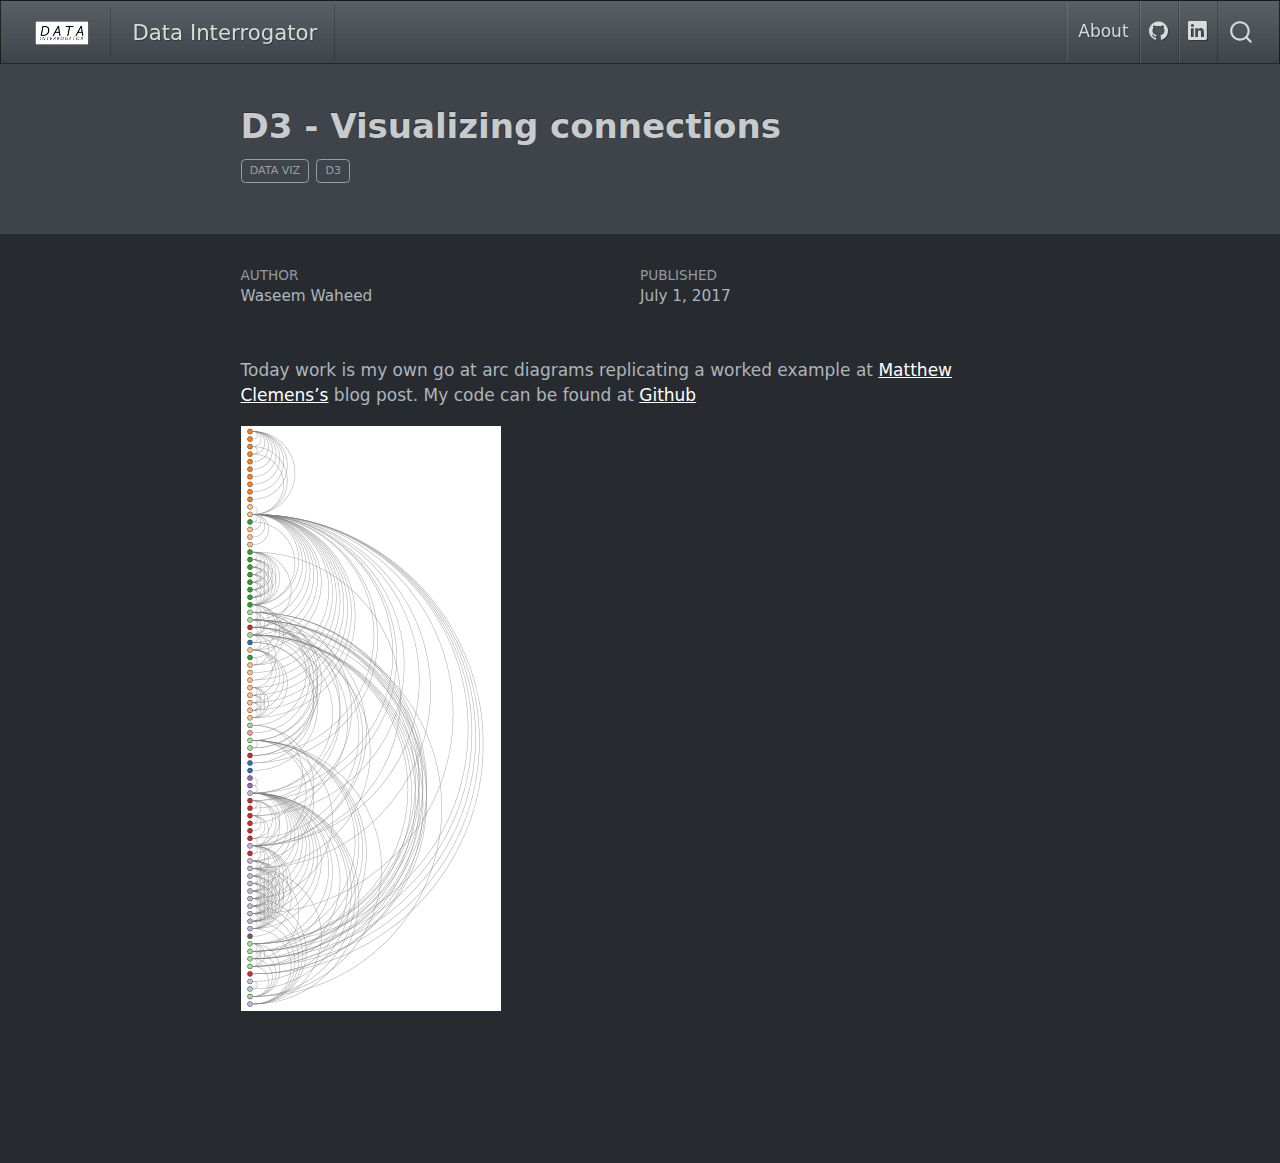
<file: posts/D3js-Explorations-3/index.html>
<!DOCTYPE html>
<html xmlns="http://www.w3.org/1999/xhtml" lang="en" xml:lang="en"><head>

<meta charset="utf-8">
<meta name="generator" content="quarto-1.3.450">

<meta name="viewport" content="width=device-width, initial-scale=1.0, user-scalable=yes">

<meta name="author" content="Waseem Waheed">
<meta name="dcterms.date" content="2017-07-01">

<title>Data Interrogator - D3 - Visualizing connections</title>
<style>
code{white-space: pre-wrap;}
span.smallcaps{font-variant: small-caps;}
div.columns{display: flex; gap: min(4vw, 1.5em);}
div.column{flex: auto; overflow-x: auto;}
div.hanging-indent{margin-left: 1.5em; text-indent: -1.5em;}
ul.task-list{list-style: none;}
ul.task-list li input[type="checkbox"] {
  width: 0.8em;
  margin: 0 0.8em 0.2em -1em; /* quarto-specific, see https://github.com/quarto-dev/quarto-cli/issues/4556 */ 
  vertical-align: middle;
}
</style>


<script src="../../site_libs/quarto-nav/quarto-nav.js"></script>
<script src="../../site_libs/quarto-nav/headroom.min.js"></script>
<script src="../../site_libs/clipboard/clipboard.min.js"></script>
<script src="../../site_libs/quarto-search/autocomplete.umd.js"></script>
<script src="../../site_libs/quarto-search/fuse.min.js"></script>
<script src="../../site_libs/quarto-search/quarto-search.js"></script>
<meta name="quarto:offset" content="../../">
<script src="../../site_libs/quarto-html/quarto.js"></script>
<script src="../../site_libs/quarto-html/popper.min.js"></script>
<script src="../../site_libs/quarto-html/tippy.umd.min.js"></script>
<script src="../../site_libs/quarto-html/anchor.min.js"></script>
<link href="../../site_libs/quarto-html/tippy.css" rel="stylesheet">
<link href="../../site_libs/quarto-html/quarto-syntax-highlighting-dark.css" rel="stylesheet" id="quarto-text-highlighting-styles">
<script src="../../site_libs/bootstrap/bootstrap.min.js"></script>
<link href="../../site_libs/bootstrap/bootstrap-icons.css" rel="stylesheet">
<link href="../../site_libs/bootstrap/bootstrap.min.css" rel="stylesheet" id="quarto-bootstrap" data-mode="dark">
<script id="quarto-search-options" type="application/json">{
  "location": "navbar",
  "copy-button": false,
  "collapse-after": 3,
  "panel-placement": "end",
  "type": "overlay",
  "limit": 20,
  "language": {
    "search-no-results-text": "No results",
    "search-matching-documents-text": "matching documents",
    "search-copy-link-title": "Copy link to search",
    "search-hide-matches-text": "Hide additional matches",
    "search-more-match-text": "more match in this document",
    "search-more-matches-text": "more matches in this document",
    "search-clear-button-title": "Clear",
    "search-detached-cancel-button-title": "Cancel",
    "search-submit-button-title": "Submit",
    "search-label": "Search"
  }
}</script>
<script async="" src="https://www.googletagmanager.com/gtag/js?id=G-K9LGM2ST2F"></script>

<script type="text/javascript">

window.dataLayer = window.dataLayer || [];
function gtag(){dataLayer.push(arguments);}
gtag('js', new Date());
gtag('config', 'G-K9LGM2ST2F', { 'anonymize_ip': true});
</script>


<link rel="stylesheet" href="../../styles.css">
</head>

<body class="nav-fixed fullcontent">

<div id="quarto-search-results"></div>
  <header id="quarto-header" class="headroom fixed-top">
    <nav class="navbar navbar-expand-lg navbar-dark ">
      <div class="navbar-container container-fluid">
      <div class="navbar-brand-container">
    <a href="../../index.html" class="navbar-brand navbar-brand-logo">
    <img src="../../logo.png" alt="" class="navbar-logo">
    </a>
    <a class="navbar-brand" href="../../index.html">
    <span class="navbar-title">Data Interrogator</span>
    </a>
  </div>
            <div id="quarto-search" class="" title="Search"></div>
          <button class="navbar-toggler" type="button" data-bs-toggle="collapse" data-bs-target="#navbarCollapse" aria-controls="navbarCollapse" aria-expanded="false" aria-label="Toggle navigation" onclick="if (window.quartoToggleHeadroom) { window.quartoToggleHeadroom(); }">
  <span class="navbar-toggler-icon"></span>
</button>
          <div class="collapse navbar-collapse" id="navbarCollapse">
            <ul class="navbar-nav navbar-nav-scroll ms-auto">
  <li class="nav-item">
    <a class="nav-link" href="../../about.html" rel="" target="">
 <span class="menu-text">About</span></a>
  </li>  
  <li class="nav-item compact">
    <a class="nav-link" href="https://github.com/waseemwaheed" rel="" target=""><i class="bi bi-github" role="img">
</i> 
 <span class="menu-text"></span></a>
  </li>  
  <li class="nav-item compact">
    <a class="nav-link" href="https://www.linkedin.com/in/waseemwaheed/" rel="" target=""><i class="bi bi-linkedin" role="img">
</i> 
 <span class="menu-text"></span></a>
  </li>  
</ul>
            <div class="quarto-navbar-tools">
</div>
          </div> <!-- /navcollapse -->
      </div> <!-- /container-fluid -->
    </nav>
</header>
<!-- content -->
<header id="title-block-header" class="quarto-title-block default page-columns page-full">
  <div class="quarto-title-banner page-columns page-full">
    <div class="quarto-title column-body">
      <h1 class="title">D3 - Visualizing connections</h1>
                                <div class="quarto-categories">
                <div class="quarto-category">data viz</div>
                <div class="quarto-category">d3</div>
              </div>
                  </div>
  </div>
    
  
  <div class="quarto-title-meta">

      <div>
      <div class="quarto-title-meta-heading">Author</div>
      <div class="quarto-title-meta-contents">
               <p>Waseem Waheed </p>
            </div>
    </div>
      
      <div>
      <div class="quarto-title-meta-heading">Published</div>
      <div class="quarto-title-meta-contents">
        <p class="date">July 1, 2017</p>
      </div>
    </div>
    
      
    </div>
    
  
  </header><div id="quarto-content" class="quarto-container page-columns page-rows-contents page-layout-article page-navbar">
<!-- sidebar -->
<!-- margin-sidebar -->
    
<!-- main -->
<main class="content quarto-banner-title-block" id="quarto-document-content">




<p>Today work is my own go at arc diagrams replicating a worked example at <a href="http://bl.ocks.org/enjoylife/4e435d329c2c743da33e">Matthew Clemens’s</a> blog post. My code can be found at <a href="https://github.com/waswas15/d3js-one-month-challenge/blob/master/day03.html">Github</a></p>
<p><img src="graph.png" class="img-fluid"></p>



</main> <!-- /main -->
<script id="quarto-html-after-body" type="application/javascript">
window.document.addEventListener("DOMContentLoaded", function (event) {
  const toggleBodyColorMode = (bsSheetEl) => {
    const mode = bsSheetEl.getAttribute("data-mode");
    const bodyEl = window.document.querySelector("body");
    if (mode === "dark") {
      bodyEl.classList.add("quarto-dark");
      bodyEl.classList.remove("quarto-light");
    } else {
      bodyEl.classList.add("quarto-light");
      bodyEl.classList.remove("quarto-dark");
    }
  }
  const toggleBodyColorPrimary = () => {
    const bsSheetEl = window.document.querySelector("link#quarto-bootstrap");
    if (bsSheetEl) {
      toggleBodyColorMode(bsSheetEl);
    }
  }
  toggleBodyColorPrimary();  
  const icon = "";
  const anchorJS = new window.AnchorJS();
  anchorJS.options = {
    placement: 'right',
    icon: icon
  };
  anchorJS.add('.anchored');
  const isCodeAnnotation = (el) => {
    for (const clz of el.classList) {
      if (clz.startsWith('code-annotation-')) {                     
        return true;
      }
    }
    return false;
  }
  const clipboard = new window.ClipboardJS('.code-copy-button', {
    text: function(trigger) {
      const codeEl = trigger.previousElementSibling.cloneNode(true);
      for (const childEl of codeEl.children) {
        if (isCodeAnnotation(childEl)) {
          childEl.remove();
        }
      }
      return codeEl.innerText;
    }
  });
  clipboard.on('success', function(e) {
    // button target
    const button = e.trigger;
    // don't keep focus
    button.blur();
    // flash "checked"
    button.classList.add('code-copy-button-checked');
    var currentTitle = button.getAttribute("title");
    button.setAttribute("title", "Copied!");
    let tooltip;
    if (window.bootstrap) {
      button.setAttribute("data-bs-toggle", "tooltip");
      button.setAttribute("data-bs-placement", "left");
      button.setAttribute("data-bs-title", "Copied!");
      tooltip = new bootstrap.Tooltip(button, 
        { trigger: "manual", 
          customClass: "code-copy-button-tooltip",
          offset: [0, -8]});
      tooltip.show();    
    }
    setTimeout(function() {
      if (tooltip) {
        tooltip.hide();
        button.removeAttribute("data-bs-title");
        button.removeAttribute("data-bs-toggle");
        button.removeAttribute("data-bs-placement");
      }
      button.setAttribute("title", currentTitle);
      button.classList.remove('code-copy-button-checked');
    }, 1000);
    // clear code selection
    e.clearSelection();
  });
  function tippyHover(el, contentFn) {
    const config = {
      allowHTML: true,
      content: contentFn,
      maxWidth: 500,
      delay: 100,
      arrow: false,
      appendTo: function(el) {
          return el.parentElement;
      },
      interactive: true,
      interactiveBorder: 10,
      theme: 'quarto',
      placement: 'bottom-start'
    };
    window.tippy(el, config); 
  }
  const noterefs = window.document.querySelectorAll('a[role="doc-noteref"]');
  for (var i=0; i<noterefs.length; i++) {
    const ref = noterefs[i];
    tippyHover(ref, function() {
      // use id or data attribute instead here
      let href = ref.getAttribute('data-footnote-href') || ref.getAttribute('href');
      try { href = new URL(href).hash; } catch {}
      const id = href.replace(/^#\/?/, "");
      const note = window.document.getElementById(id);
      return note.innerHTML;
    });
  }
      let selectedAnnoteEl;
      const selectorForAnnotation = ( cell, annotation) => {
        let cellAttr = 'data-code-cell="' + cell + '"';
        let lineAttr = 'data-code-annotation="' +  annotation + '"';
        const selector = 'span[' + cellAttr + '][' + lineAttr + ']';
        return selector;
      }
      const selectCodeLines = (annoteEl) => {
        const doc = window.document;
        const targetCell = annoteEl.getAttribute("data-target-cell");
        const targetAnnotation = annoteEl.getAttribute("data-target-annotation");
        const annoteSpan = window.document.querySelector(selectorForAnnotation(targetCell, targetAnnotation));
        const lines = annoteSpan.getAttribute("data-code-lines").split(",");
        const lineIds = lines.map((line) => {
          return targetCell + "-" + line;
        })
        let top = null;
        let height = null;
        let parent = null;
        if (lineIds.length > 0) {
            //compute the position of the single el (top and bottom and make a div)
            const el = window.document.getElementById(lineIds[0]);
            top = el.offsetTop;
            height = el.offsetHeight;
            parent = el.parentElement.parentElement;
          if (lineIds.length > 1) {
            const lastEl = window.document.getElementById(lineIds[lineIds.length - 1]);
            const bottom = lastEl.offsetTop + lastEl.offsetHeight;
            height = bottom - top;
          }
          if (top !== null && height !== null && parent !== null) {
            // cook up a div (if necessary) and position it 
            let div = window.document.getElementById("code-annotation-line-highlight");
            if (div === null) {
              div = window.document.createElement("div");
              div.setAttribute("id", "code-annotation-line-highlight");
              div.style.position = 'absolute';
              parent.appendChild(div);
            }
            div.style.top = top - 2 + "px";
            div.style.height = height + 4 + "px";
            let gutterDiv = window.document.getElementById("code-annotation-line-highlight-gutter");
            if (gutterDiv === null) {
              gutterDiv = window.document.createElement("div");
              gutterDiv.setAttribute("id", "code-annotation-line-highlight-gutter");
              gutterDiv.style.position = 'absolute';
              const codeCell = window.document.getElementById(targetCell);
              const gutter = codeCell.querySelector('.code-annotation-gutter');
              gutter.appendChild(gutterDiv);
            }
            gutterDiv.style.top = top - 2 + "px";
            gutterDiv.style.height = height + 4 + "px";
          }
          selectedAnnoteEl = annoteEl;
        }
      };
      const unselectCodeLines = () => {
        const elementsIds = ["code-annotation-line-highlight", "code-annotation-line-highlight-gutter"];
        elementsIds.forEach((elId) => {
          const div = window.document.getElementById(elId);
          if (div) {
            div.remove();
          }
        });
        selectedAnnoteEl = undefined;
      };
      // Attach click handler to the DT
      const annoteDls = window.document.querySelectorAll('dt[data-target-cell]');
      for (const annoteDlNode of annoteDls) {
        annoteDlNode.addEventListener('click', (event) => {
          const clickedEl = event.target;
          if (clickedEl !== selectedAnnoteEl) {
            unselectCodeLines();
            const activeEl = window.document.querySelector('dt[data-target-cell].code-annotation-active');
            if (activeEl) {
              activeEl.classList.remove('code-annotation-active');
            }
            selectCodeLines(clickedEl);
            clickedEl.classList.add('code-annotation-active');
          } else {
            // Unselect the line
            unselectCodeLines();
            clickedEl.classList.remove('code-annotation-active');
          }
        });
      }
  const findCites = (el) => {
    const parentEl = el.parentElement;
    if (parentEl) {
      const cites = parentEl.dataset.cites;
      if (cites) {
        return {
          el,
          cites: cites.split(' ')
        };
      } else {
        return findCites(el.parentElement)
      }
    } else {
      return undefined;
    }
  };
  var bibliorefs = window.document.querySelectorAll('a[role="doc-biblioref"]');
  for (var i=0; i<bibliorefs.length; i++) {
    const ref = bibliorefs[i];
    const citeInfo = findCites(ref);
    if (citeInfo) {
      tippyHover(citeInfo.el, function() {
        var popup = window.document.createElement('div');
        citeInfo.cites.forEach(function(cite) {
          var citeDiv = window.document.createElement('div');
          citeDiv.classList.add('hanging-indent');
          citeDiv.classList.add('csl-entry');
          var biblioDiv = window.document.getElementById('ref-' + cite);
          if (biblioDiv) {
            citeDiv.innerHTML = biblioDiv.innerHTML;
          }
          popup.appendChild(citeDiv);
        });
        return popup.innerHTML;
      });
    }
  }
});
</script>
</div> <!-- /content -->



</body></html>
</file>
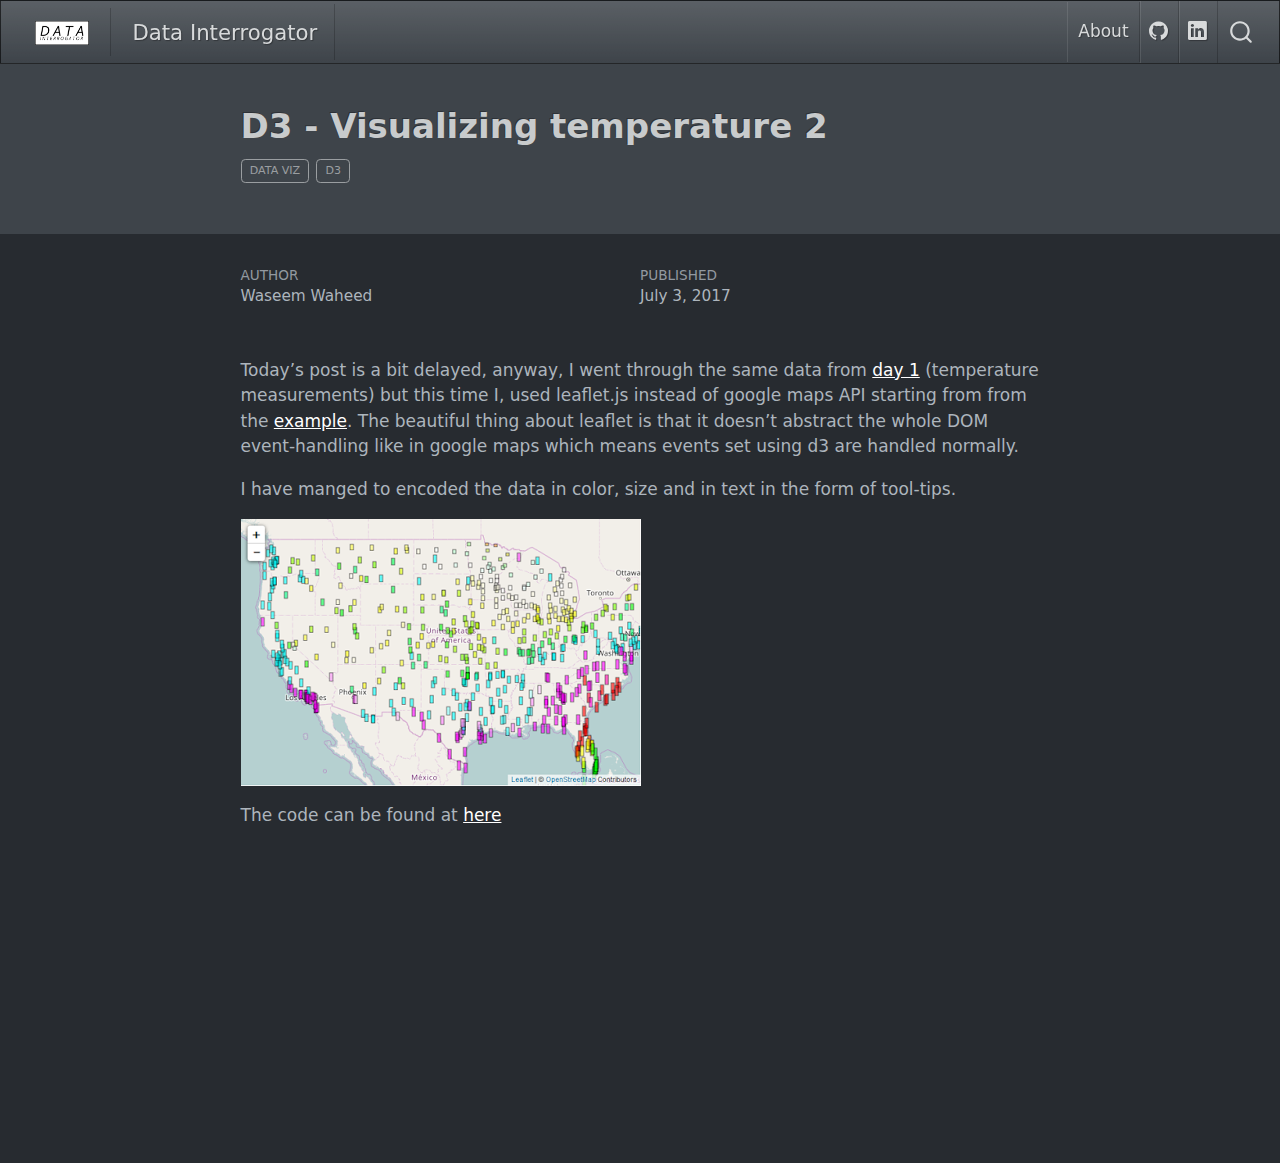
<file: posts/D3js-Explorations-4/index.html>
<!DOCTYPE html>
<html xmlns="http://www.w3.org/1999/xhtml" lang="en" xml:lang="en"><head>

<meta charset="utf-8">
<meta name="generator" content="quarto-1.3.450">

<meta name="viewport" content="width=device-width, initial-scale=1.0, user-scalable=yes">

<meta name="author" content="Waseem Waheed">
<meta name="dcterms.date" content="2017-07-03">

<title>Data Interrogator - D3 - Visualizing temperature 2</title>
<style>
code{white-space: pre-wrap;}
span.smallcaps{font-variant: small-caps;}
div.columns{display: flex; gap: min(4vw, 1.5em);}
div.column{flex: auto; overflow-x: auto;}
div.hanging-indent{margin-left: 1.5em; text-indent: -1.5em;}
ul.task-list{list-style: none;}
ul.task-list li input[type="checkbox"] {
  width: 0.8em;
  margin: 0 0.8em 0.2em -1em; /* quarto-specific, see https://github.com/quarto-dev/quarto-cli/issues/4556 */ 
  vertical-align: middle;
}
</style>


<script src="../../site_libs/quarto-nav/quarto-nav.js"></script>
<script src="../../site_libs/quarto-nav/headroom.min.js"></script>
<script src="../../site_libs/clipboard/clipboard.min.js"></script>
<script src="../../site_libs/quarto-search/autocomplete.umd.js"></script>
<script src="../../site_libs/quarto-search/fuse.min.js"></script>
<script src="../../site_libs/quarto-search/quarto-search.js"></script>
<meta name="quarto:offset" content="../../">
<script src="../../site_libs/quarto-html/quarto.js"></script>
<script src="../../site_libs/quarto-html/popper.min.js"></script>
<script src="../../site_libs/quarto-html/tippy.umd.min.js"></script>
<script src="../../site_libs/quarto-html/anchor.min.js"></script>
<link href="../../site_libs/quarto-html/tippy.css" rel="stylesheet">
<link href="../../site_libs/quarto-html/quarto-syntax-highlighting-dark.css" rel="stylesheet" id="quarto-text-highlighting-styles">
<script src="../../site_libs/bootstrap/bootstrap.min.js"></script>
<link href="../../site_libs/bootstrap/bootstrap-icons.css" rel="stylesheet">
<link href="../../site_libs/bootstrap/bootstrap.min.css" rel="stylesheet" id="quarto-bootstrap" data-mode="dark">
<script id="quarto-search-options" type="application/json">{
  "location": "navbar",
  "copy-button": false,
  "collapse-after": 3,
  "panel-placement": "end",
  "type": "overlay",
  "limit": 20,
  "language": {
    "search-no-results-text": "No results",
    "search-matching-documents-text": "matching documents",
    "search-copy-link-title": "Copy link to search",
    "search-hide-matches-text": "Hide additional matches",
    "search-more-match-text": "more match in this document",
    "search-more-matches-text": "more matches in this document",
    "search-clear-button-title": "Clear",
    "search-detached-cancel-button-title": "Cancel",
    "search-submit-button-title": "Submit",
    "search-label": "Search"
  }
}</script>
<script async="" src="https://www.googletagmanager.com/gtag/js?id=G-K9LGM2ST2F"></script>

<script type="text/javascript">

window.dataLayer = window.dataLayer || [];
function gtag(){dataLayer.push(arguments);}
gtag('js', new Date());
gtag('config', 'G-K9LGM2ST2F', { 'anonymize_ip': true});
</script>


<link rel="stylesheet" href="../../styles.css">
</head>

<body class="nav-fixed fullcontent">

<div id="quarto-search-results"></div>
  <header id="quarto-header" class="headroom fixed-top">
    <nav class="navbar navbar-expand-lg navbar-dark ">
      <div class="navbar-container container-fluid">
      <div class="navbar-brand-container">
    <a href="../../index.html" class="navbar-brand navbar-brand-logo">
    <img src="../../logo.png" alt="" class="navbar-logo">
    </a>
    <a class="navbar-brand" href="../../index.html">
    <span class="navbar-title">Data Interrogator</span>
    </a>
  </div>
            <div id="quarto-search" class="" title="Search"></div>
          <button class="navbar-toggler" type="button" data-bs-toggle="collapse" data-bs-target="#navbarCollapse" aria-controls="navbarCollapse" aria-expanded="false" aria-label="Toggle navigation" onclick="if (window.quartoToggleHeadroom) { window.quartoToggleHeadroom(); }">
  <span class="navbar-toggler-icon"></span>
</button>
          <div class="collapse navbar-collapse" id="navbarCollapse">
            <ul class="navbar-nav navbar-nav-scroll ms-auto">
  <li class="nav-item">
    <a class="nav-link" href="../../about.html" rel="" target="">
 <span class="menu-text">About</span></a>
  </li>  
  <li class="nav-item compact">
    <a class="nav-link" href="https://github.com/waseemwaheed" rel="" target=""><i class="bi bi-github" role="img">
</i> 
 <span class="menu-text"></span></a>
  </li>  
  <li class="nav-item compact">
    <a class="nav-link" href="https://www.linkedin.com/in/waseemwaheed/" rel="" target=""><i class="bi bi-linkedin" role="img">
</i> 
 <span class="menu-text"></span></a>
  </li>  
</ul>
            <div class="quarto-navbar-tools">
</div>
          </div> <!-- /navcollapse -->
      </div> <!-- /container-fluid -->
    </nav>
</header>
<!-- content -->
<header id="title-block-header" class="quarto-title-block default page-columns page-full">
  <div class="quarto-title-banner page-columns page-full">
    <div class="quarto-title column-body">
      <h1 class="title">D3 - Visualizing temperature 2</h1>
                                <div class="quarto-categories">
                <div class="quarto-category">data viz</div>
                <div class="quarto-category">d3</div>
              </div>
                  </div>
  </div>
    
  
  <div class="quarto-title-meta">

      <div>
      <div class="quarto-title-meta-heading">Author</div>
      <div class="quarto-title-meta-contents">
               <p>Waseem Waheed </p>
            </div>
    </div>
      
      <div>
      <div class="quarto-title-meta-heading">Published</div>
      <div class="quarto-title-meta-contents">
        <p class="date">July 3, 2017</p>
      </div>
    </div>
    
      
    </div>
    
  
  </header><div id="quarto-content" class="quarto-container page-columns page-rows-contents page-layout-article page-navbar">
<!-- sidebar -->
<!-- margin-sidebar -->
    
<!-- main -->
<main class="content quarto-banner-title-block" id="quarto-document-content">




<p>Today’s post is a bit delayed, anyway, I went through the same data from <a href="https://waseemwaheed.github.io/2017/06/29/D3js-1.html">day 1</a> (temperature measurements) but this time I, used leaflet.js instead of google maps API starting from from the <a href="http://bl.ocks.org/d3noob/9267535">example</a>. The beautiful thing about leaflet is that it doesn’t abstract the whole DOM event-handling like in google maps which means events set using d3 are handled normally.</p>
<p>I have manged to encoded the data in color, size and in text in the form of tool-tips.</p>
<p><img src="map.png" class="img-fluid"></p>
<p>The code can be found at <a href="https://github.com/waswas15/d3js-one-month-challenge/blob/master/day04.html">here</a></p>



</main> <!-- /main -->
<script id="quarto-html-after-body" type="application/javascript">
window.document.addEventListener("DOMContentLoaded", function (event) {
  const toggleBodyColorMode = (bsSheetEl) => {
    const mode = bsSheetEl.getAttribute("data-mode");
    const bodyEl = window.document.querySelector("body");
    if (mode === "dark") {
      bodyEl.classList.add("quarto-dark");
      bodyEl.classList.remove("quarto-light");
    } else {
      bodyEl.classList.add("quarto-light");
      bodyEl.classList.remove("quarto-dark");
    }
  }
  const toggleBodyColorPrimary = () => {
    const bsSheetEl = window.document.querySelector("link#quarto-bootstrap");
    if (bsSheetEl) {
      toggleBodyColorMode(bsSheetEl);
    }
  }
  toggleBodyColorPrimary();  
  const icon = "";
  const anchorJS = new window.AnchorJS();
  anchorJS.options = {
    placement: 'right',
    icon: icon
  };
  anchorJS.add('.anchored');
  const isCodeAnnotation = (el) => {
    for (const clz of el.classList) {
      if (clz.startsWith('code-annotation-')) {                     
        return true;
      }
    }
    return false;
  }
  const clipboard = new window.ClipboardJS('.code-copy-button', {
    text: function(trigger) {
      const codeEl = trigger.previousElementSibling.cloneNode(true);
      for (const childEl of codeEl.children) {
        if (isCodeAnnotation(childEl)) {
          childEl.remove();
        }
      }
      return codeEl.innerText;
    }
  });
  clipboard.on('success', function(e) {
    // button target
    const button = e.trigger;
    // don't keep focus
    button.blur();
    // flash "checked"
    button.classList.add('code-copy-button-checked');
    var currentTitle = button.getAttribute("title");
    button.setAttribute("title", "Copied!");
    let tooltip;
    if (window.bootstrap) {
      button.setAttribute("data-bs-toggle", "tooltip");
      button.setAttribute("data-bs-placement", "left");
      button.setAttribute("data-bs-title", "Copied!");
      tooltip = new bootstrap.Tooltip(button, 
        { trigger: "manual", 
          customClass: "code-copy-button-tooltip",
          offset: [0, -8]});
      tooltip.show();    
    }
    setTimeout(function() {
      if (tooltip) {
        tooltip.hide();
        button.removeAttribute("data-bs-title");
        button.removeAttribute("data-bs-toggle");
        button.removeAttribute("data-bs-placement");
      }
      button.setAttribute("title", currentTitle);
      button.classList.remove('code-copy-button-checked');
    }, 1000);
    // clear code selection
    e.clearSelection();
  });
  function tippyHover(el, contentFn) {
    const config = {
      allowHTML: true,
      content: contentFn,
      maxWidth: 500,
      delay: 100,
      arrow: false,
      appendTo: function(el) {
          return el.parentElement;
      },
      interactive: true,
      interactiveBorder: 10,
      theme: 'quarto',
      placement: 'bottom-start'
    };
    window.tippy(el, config); 
  }
  const noterefs = window.document.querySelectorAll('a[role="doc-noteref"]');
  for (var i=0; i<noterefs.length; i++) {
    const ref = noterefs[i];
    tippyHover(ref, function() {
      // use id or data attribute instead here
      let href = ref.getAttribute('data-footnote-href') || ref.getAttribute('href');
      try { href = new URL(href).hash; } catch {}
      const id = href.replace(/^#\/?/, "");
      const note = window.document.getElementById(id);
      return note.innerHTML;
    });
  }
      let selectedAnnoteEl;
      const selectorForAnnotation = ( cell, annotation) => {
        let cellAttr = 'data-code-cell="' + cell + '"';
        let lineAttr = 'data-code-annotation="' +  annotation + '"';
        const selector = 'span[' + cellAttr + '][' + lineAttr + ']';
        return selector;
      }
      const selectCodeLines = (annoteEl) => {
        const doc = window.document;
        const targetCell = annoteEl.getAttribute("data-target-cell");
        const targetAnnotation = annoteEl.getAttribute("data-target-annotation");
        const annoteSpan = window.document.querySelector(selectorForAnnotation(targetCell, targetAnnotation));
        const lines = annoteSpan.getAttribute("data-code-lines").split(",");
        const lineIds = lines.map((line) => {
          return targetCell + "-" + line;
        })
        let top = null;
        let height = null;
        let parent = null;
        if (lineIds.length > 0) {
            //compute the position of the single el (top and bottom and make a div)
            const el = window.document.getElementById(lineIds[0]);
            top = el.offsetTop;
            height = el.offsetHeight;
            parent = el.parentElement.parentElement;
          if (lineIds.length > 1) {
            const lastEl = window.document.getElementById(lineIds[lineIds.length - 1]);
            const bottom = lastEl.offsetTop + lastEl.offsetHeight;
            height = bottom - top;
          }
          if (top !== null && height !== null && parent !== null) {
            // cook up a div (if necessary) and position it 
            let div = window.document.getElementById("code-annotation-line-highlight");
            if (div === null) {
              div = window.document.createElement("div");
              div.setAttribute("id", "code-annotation-line-highlight");
              div.style.position = 'absolute';
              parent.appendChild(div);
            }
            div.style.top = top - 2 + "px";
            div.style.height = height + 4 + "px";
            let gutterDiv = window.document.getElementById("code-annotation-line-highlight-gutter");
            if (gutterDiv === null) {
              gutterDiv = window.document.createElement("div");
              gutterDiv.setAttribute("id", "code-annotation-line-highlight-gutter");
              gutterDiv.style.position = 'absolute';
              const codeCell = window.document.getElementById(targetCell);
              const gutter = codeCell.querySelector('.code-annotation-gutter');
              gutter.appendChild(gutterDiv);
            }
            gutterDiv.style.top = top - 2 + "px";
            gutterDiv.style.height = height + 4 + "px";
          }
          selectedAnnoteEl = annoteEl;
        }
      };
      const unselectCodeLines = () => {
        const elementsIds = ["code-annotation-line-highlight", "code-annotation-line-highlight-gutter"];
        elementsIds.forEach((elId) => {
          const div = window.document.getElementById(elId);
          if (div) {
            div.remove();
          }
        });
        selectedAnnoteEl = undefined;
      };
      // Attach click handler to the DT
      const annoteDls = window.document.querySelectorAll('dt[data-target-cell]');
      for (const annoteDlNode of annoteDls) {
        annoteDlNode.addEventListener('click', (event) => {
          const clickedEl = event.target;
          if (clickedEl !== selectedAnnoteEl) {
            unselectCodeLines();
            const activeEl = window.document.querySelector('dt[data-target-cell].code-annotation-active');
            if (activeEl) {
              activeEl.classList.remove('code-annotation-active');
            }
            selectCodeLines(clickedEl);
            clickedEl.classList.add('code-annotation-active');
          } else {
            // Unselect the line
            unselectCodeLines();
            clickedEl.classList.remove('code-annotation-active');
          }
        });
      }
  const findCites = (el) => {
    const parentEl = el.parentElement;
    if (parentEl) {
      const cites = parentEl.dataset.cites;
      if (cites) {
        return {
          el,
          cites: cites.split(' ')
        };
      } else {
        return findCites(el.parentElement)
      }
    } else {
      return undefined;
    }
  };
  var bibliorefs = window.document.querySelectorAll('a[role="doc-biblioref"]');
  for (var i=0; i<bibliorefs.length; i++) {
    const ref = bibliorefs[i];
    const citeInfo = findCites(ref);
    if (citeInfo) {
      tippyHover(citeInfo.el, function() {
        var popup = window.document.createElement('div');
        citeInfo.cites.forEach(function(cite) {
          var citeDiv = window.document.createElement('div');
          citeDiv.classList.add('hanging-indent');
          citeDiv.classList.add('csl-entry');
          var biblioDiv = window.document.getElementById('ref-' + cite);
          if (biblioDiv) {
            citeDiv.innerHTML = biblioDiv.innerHTML;
          }
          popup.appendChild(citeDiv);
        });
        return popup.innerHTML;
      });
    }
  }
});
</script>
</div> <!-- /content -->



</body></html>
</file>
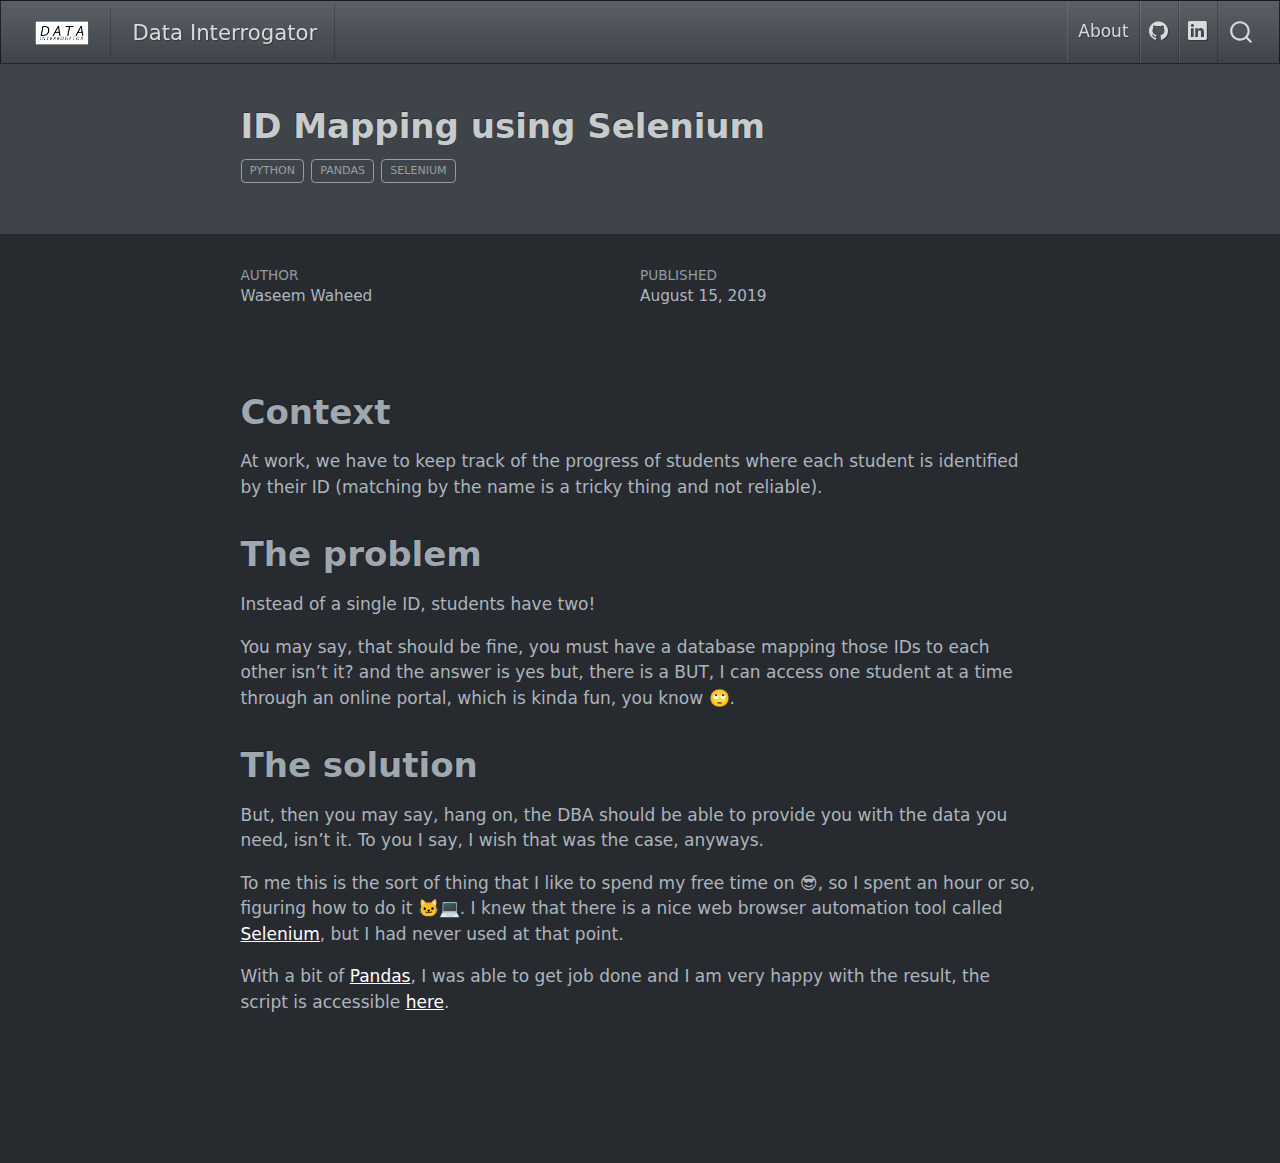
<file: posts/ID-Mapping-using-Selenium/index.html>
<!DOCTYPE html>
<html xmlns="http://www.w3.org/1999/xhtml" lang="en" xml:lang="en"><head>

<meta charset="utf-8">
<meta name="generator" content="quarto-1.3.450">

<meta name="viewport" content="width=device-width, initial-scale=1.0, user-scalable=yes">

<meta name="author" content="Waseem Waheed">
<meta name="dcterms.date" content="2019-08-15">

<title>Data Interrogator - ID Mapping using Selenium</title>
<style>
code{white-space: pre-wrap;}
span.smallcaps{font-variant: small-caps;}
div.columns{display: flex; gap: min(4vw, 1.5em);}
div.column{flex: auto; overflow-x: auto;}
div.hanging-indent{margin-left: 1.5em; text-indent: -1.5em;}
ul.task-list{list-style: none;}
ul.task-list li input[type="checkbox"] {
  width: 0.8em;
  margin: 0 0.8em 0.2em -1em; /* quarto-specific, see https://github.com/quarto-dev/quarto-cli/issues/4556 */ 
  vertical-align: middle;
}
</style>


<script src="../../site_libs/quarto-nav/quarto-nav.js"></script>
<script src="../../site_libs/quarto-nav/headroom.min.js"></script>
<script src="../../site_libs/clipboard/clipboard.min.js"></script>
<script src="../../site_libs/quarto-search/autocomplete.umd.js"></script>
<script src="../../site_libs/quarto-search/fuse.min.js"></script>
<script src="../../site_libs/quarto-search/quarto-search.js"></script>
<meta name="quarto:offset" content="../../">
<script src="../../site_libs/quarto-html/quarto.js"></script>
<script src="../../site_libs/quarto-html/popper.min.js"></script>
<script src="../../site_libs/quarto-html/tippy.umd.min.js"></script>
<script src="../../site_libs/quarto-html/anchor.min.js"></script>
<link href="../../site_libs/quarto-html/tippy.css" rel="stylesheet">
<link href="../../site_libs/quarto-html/quarto-syntax-highlighting-dark.css" rel="stylesheet" id="quarto-text-highlighting-styles">
<script src="../../site_libs/bootstrap/bootstrap.min.js"></script>
<link href="../../site_libs/bootstrap/bootstrap-icons.css" rel="stylesheet">
<link href="../../site_libs/bootstrap/bootstrap.min.css" rel="stylesheet" id="quarto-bootstrap" data-mode="dark">
<script id="quarto-search-options" type="application/json">{
  "location": "navbar",
  "copy-button": false,
  "collapse-after": 3,
  "panel-placement": "end",
  "type": "overlay",
  "limit": 20,
  "language": {
    "search-no-results-text": "No results",
    "search-matching-documents-text": "matching documents",
    "search-copy-link-title": "Copy link to search",
    "search-hide-matches-text": "Hide additional matches",
    "search-more-match-text": "more match in this document",
    "search-more-matches-text": "more matches in this document",
    "search-clear-button-title": "Clear",
    "search-detached-cancel-button-title": "Cancel",
    "search-submit-button-title": "Submit",
    "search-label": "Search"
  }
}</script>
<script async="" src="https://www.googletagmanager.com/gtag/js?id=G-K9LGM2ST2F"></script>

<script type="text/javascript">

window.dataLayer = window.dataLayer || [];
function gtag(){dataLayer.push(arguments);}
gtag('js', new Date());
gtag('config', 'G-K9LGM2ST2F', { 'anonymize_ip': true});
</script>


<link rel="stylesheet" href="../../styles.css">
</head>

<body class="nav-fixed fullcontent">

<div id="quarto-search-results"></div>
  <header id="quarto-header" class="headroom fixed-top">
    <nav class="navbar navbar-expand-lg navbar-dark ">
      <div class="navbar-container container-fluid">
      <div class="navbar-brand-container">
    <a href="../../index.html" class="navbar-brand navbar-brand-logo">
    <img src="../../logo.png" alt="" class="navbar-logo">
    </a>
    <a class="navbar-brand" href="../../index.html">
    <span class="navbar-title">Data Interrogator</span>
    </a>
  </div>
            <div id="quarto-search" class="" title="Search"></div>
          <button class="navbar-toggler" type="button" data-bs-toggle="collapse" data-bs-target="#navbarCollapse" aria-controls="navbarCollapse" aria-expanded="false" aria-label="Toggle navigation" onclick="if (window.quartoToggleHeadroom) { window.quartoToggleHeadroom(); }">
  <span class="navbar-toggler-icon"></span>
</button>
          <div class="collapse navbar-collapse" id="navbarCollapse">
            <ul class="navbar-nav navbar-nav-scroll ms-auto">
  <li class="nav-item">
    <a class="nav-link" href="../../about.html" rel="" target="">
 <span class="menu-text">About</span></a>
  </li>  
  <li class="nav-item compact">
    <a class="nav-link" href="https://github.com/waseemwaheed" rel="" target=""><i class="bi bi-github" role="img">
</i> 
 <span class="menu-text"></span></a>
  </li>  
  <li class="nav-item compact">
    <a class="nav-link" href="https://www.linkedin.com/in/waseemwaheed/" rel="" target=""><i class="bi bi-linkedin" role="img">
</i> 
 <span class="menu-text"></span></a>
  </li>  
</ul>
            <div class="quarto-navbar-tools">
</div>
          </div> <!-- /navcollapse -->
      </div> <!-- /container-fluid -->
    </nav>
</header>
<!-- content -->
<header id="title-block-header" class="quarto-title-block default page-columns page-full">
  <div class="quarto-title-banner page-columns page-full">
    <div class="quarto-title column-body">
      <h1 class="title">ID Mapping using Selenium</h1>
                                <div class="quarto-categories">
                <div class="quarto-category">Python</div>
                <div class="quarto-category">Pandas</div>
                <div class="quarto-category">Selenium</div>
              </div>
                  </div>
  </div>
    
  
  <div class="quarto-title-meta">

      <div>
      <div class="quarto-title-meta-heading">Author</div>
      <div class="quarto-title-meta-contents">
               <p>Waseem Waheed </p>
            </div>
    </div>
      
      <div>
      <div class="quarto-title-meta-heading">Published</div>
      <div class="quarto-title-meta-contents">
        <p class="date">August 15, 2019</p>
      </div>
    </div>
    
      
    </div>
    
  
  </header><div id="quarto-content" class="quarto-container page-columns page-rows-contents page-layout-article page-navbar">
<!-- sidebar -->
<!-- margin-sidebar -->
    
<!-- main -->
<main class="content quarto-banner-title-block" id="quarto-document-content">




<section id="context" class="level1">
<h1>Context</h1>
<p>At work, we have to keep track of the progress of students where each student is identified by their ID (matching by the name is a tricky thing and not reliable).</p>
</section>
<section id="the-problem" class="level1">
<h1>The problem</h1>
<p>Instead of a single ID, students have two!</p>
<p>You may say, that should be fine, you must have a database mapping those IDs to each other isn’t it? and the answer is yes but, there is a BUT, I can access one student at a time through an online portal, which is kinda fun, you know 🙄.</p>
</section>
<section id="the-solution" class="level1">
<h1>The solution</h1>
<p>But, then you may say, hang on, the DBA should be able to provide you with the data you need, isn’t it. To you I say, I wish that was the case, anyways.</p>
<p>To me this is the sort of thing that I like to spend my free time on 😎, so I spent an hour or so, figuring how to do it 🐱‍💻. I knew that there is a nice web browser automation tool called <a href="https://www.selenium.dev/">Selenium</a>, but I had never used at that point.</p>
<p>With a bit of <a href="https://pandas.pydata.org/">Pandas</a>, I was able to get job done and I am very happy with the result, the script is accessible <a href="https://github.com/waseemwaheed/coding-challenge/tree/main/id_mapper">here</a>.</p>


</section>

</main> <!-- /main -->
<script id="quarto-html-after-body" type="application/javascript">
window.document.addEventListener("DOMContentLoaded", function (event) {
  const toggleBodyColorMode = (bsSheetEl) => {
    const mode = bsSheetEl.getAttribute("data-mode");
    const bodyEl = window.document.querySelector("body");
    if (mode === "dark") {
      bodyEl.classList.add("quarto-dark");
      bodyEl.classList.remove("quarto-light");
    } else {
      bodyEl.classList.add("quarto-light");
      bodyEl.classList.remove("quarto-dark");
    }
  }
  const toggleBodyColorPrimary = () => {
    const bsSheetEl = window.document.querySelector("link#quarto-bootstrap");
    if (bsSheetEl) {
      toggleBodyColorMode(bsSheetEl);
    }
  }
  toggleBodyColorPrimary();  
  const icon = "";
  const anchorJS = new window.AnchorJS();
  anchorJS.options = {
    placement: 'right',
    icon: icon
  };
  anchorJS.add('.anchored');
  const isCodeAnnotation = (el) => {
    for (const clz of el.classList) {
      if (clz.startsWith('code-annotation-')) {                     
        return true;
      }
    }
    return false;
  }
  const clipboard = new window.ClipboardJS('.code-copy-button', {
    text: function(trigger) {
      const codeEl = trigger.previousElementSibling.cloneNode(true);
      for (const childEl of codeEl.children) {
        if (isCodeAnnotation(childEl)) {
          childEl.remove();
        }
      }
      return codeEl.innerText;
    }
  });
  clipboard.on('success', function(e) {
    // button target
    const button = e.trigger;
    // don't keep focus
    button.blur();
    // flash "checked"
    button.classList.add('code-copy-button-checked');
    var currentTitle = button.getAttribute("title");
    button.setAttribute("title", "Copied!");
    let tooltip;
    if (window.bootstrap) {
      button.setAttribute("data-bs-toggle", "tooltip");
      button.setAttribute("data-bs-placement", "left");
      button.setAttribute("data-bs-title", "Copied!");
      tooltip = new bootstrap.Tooltip(button, 
        { trigger: "manual", 
          customClass: "code-copy-button-tooltip",
          offset: [0, -8]});
      tooltip.show();    
    }
    setTimeout(function() {
      if (tooltip) {
        tooltip.hide();
        button.removeAttribute("data-bs-title");
        button.removeAttribute("data-bs-toggle");
        button.removeAttribute("data-bs-placement");
      }
      button.setAttribute("title", currentTitle);
      button.classList.remove('code-copy-button-checked');
    }, 1000);
    // clear code selection
    e.clearSelection();
  });
  function tippyHover(el, contentFn) {
    const config = {
      allowHTML: true,
      content: contentFn,
      maxWidth: 500,
      delay: 100,
      arrow: false,
      appendTo: function(el) {
          return el.parentElement;
      },
      interactive: true,
      interactiveBorder: 10,
      theme: 'quarto',
      placement: 'bottom-start'
    };
    window.tippy(el, config); 
  }
  const noterefs = window.document.querySelectorAll('a[role="doc-noteref"]');
  for (var i=0; i<noterefs.length; i++) {
    const ref = noterefs[i];
    tippyHover(ref, function() {
      // use id or data attribute instead here
      let href = ref.getAttribute('data-footnote-href') || ref.getAttribute('href');
      try { href = new URL(href).hash; } catch {}
      const id = href.replace(/^#\/?/, "");
      const note = window.document.getElementById(id);
      return note.innerHTML;
    });
  }
      let selectedAnnoteEl;
      const selectorForAnnotation = ( cell, annotation) => {
        let cellAttr = 'data-code-cell="' + cell + '"';
        let lineAttr = 'data-code-annotation="' +  annotation + '"';
        const selector = 'span[' + cellAttr + '][' + lineAttr + ']';
        return selector;
      }
      const selectCodeLines = (annoteEl) => {
        const doc = window.document;
        const targetCell = annoteEl.getAttribute("data-target-cell");
        const targetAnnotation = annoteEl.getAttribute("data-target-annotation");
        const annoteSpan = window.document.querySelector(selectorForAnnotation(targetCell, targetAnnotation));
        const lines = annoteSpan.getAttribute("data-code-lines").split(",");
        const lineIds = lines.map((line) => {
          return targetCell + "-" + line;
        })
        let top = null;
        let height = null;
        let parent = null;
        if (lineIds.length > 0) {
            //compute the position of the single el (top and bottom and make a div)
            const el = window.document.getElementById(lineIds[0]);
            top = el.offsetTop;
            height = el.offsetHeight;
            parent = el.parentElement.parentElement;
          if (lineIds.length > 1) {
            const lastEl = window.document.getElementById(lineIds[lineIds.length - 1]);
            const bottom = lastEl.offsetTop + lastEl.offsetHeight;
            height = bottom - top;
          }
          if (top !== null && height !== null && parent !== null) {
            // cook up a div (if necessary) and position it 
            let div = window.document.getElementById("code-annotation-line-highlight");
            if (div === null) {
              div = window.document.createElement("div");
              div.setAttribute("id", "code-annotation-line-highlight");
              div.style.position = 'absolute';
              parent.appendChild(div);
            }
            div.style.top = top - 2 + "px";
            div.style.height = height + 4 + "px";
            let gutterDiv = window.document.getElementById("code-annotation-line-highlight-gutter");
            if (gutterDiv === null) {
              gutterDiv = window.document.createElement("div");
              gutterDiv.setAttribute("id", "code-annotation-line-highlight-gutter");
              gutterDiv.style.position = 'absolute';
              const codeCell = window.document.getElementById(targetCell);
              const gutter = codeCell.querySelector('.code-annotation-gutter');
              gutter.appendChild(gutterDiv);
            }
            gutterDiv.style.top = top - 2 + "px";
            gutterDiv.style.height = height + 4 + "px";
          }
          selectedAnnoteEl = annoteEl;
        }
      };
      const unselectCodeLines = () => {
        const elementsIds = ["code-annotation-line-highlight", "code-annotation-line-highlight-gutter"];
        elementsIds.forEach((elId) => {
          const div = window.document.getElementById(elId);
          if (div) {
            div.remove();
          }
        });
        selectedAnnoteEl = undefined;
      };
      // Attach click handler to the DT
      const annoteDls = window.document.querySelectorAll('dt[data-target-cell]');
      for (const annoteDlNode of annoteDls) {
        annoteDlNode.addEventListener('click', (event) => {
          const clickedEl = event.target;
          if (clickedEl !== selectedAnnoteEl) {
            unselectCodeLines();
            const activeEl = window.document.querySelector('dt[data-target-cell].code-annotation-active');
            if (activeEl) {
              activeEl.classList.remove('code-annotation-active');
            }
            selectCodeLines(clickedEl);
            clickedEl.classList.add('code-annotation-active');
          } else {
            // Unselect the line
            unselectCodeLines();
            clickedEl.classList.remove('code-annotation-active');
          }
        });
      }
  const findCites = (el) => {
    const parentEl = el.parentElement;
    if (parentEl) {
      const cites = parentEl.dataset.cites;
      if (cites) {
        return {
          el,
          cites: cites.split(' ')
        };
      } else {
        return findCites(el.parentElement)
      }
    } else {
      return undefined;
    }
  };
  var bibliorefs = window.document.querySelectorAll('a[role="doc-biblioref"]');
  for (var i=0; i<bibliorefs.length; i++) {
    const ref = bibliorefs[i];
    const citeInfo = findCites(ref);
    if (citeInfo) {
      tippyHover(citeInfo.el, function() {
        var popup = window.document.createElement('div');
        citeInfo.cites.forEach(function(cite) {
          var citeDiv = window.document.createElement('div');
          citeDiv.classList.add('hanging-indent');
          citeDiv.classList.add('csl-entry');
          var biblioDiv = window.document.getElementById('ref-' + cite);
          if (biblioDiv) {
            citeDiv.innerHTML = biblioDiv.innerHTML;
          }
          popup.appendChild(citeDiv);
        });
        return popup.innerHTML;
      });
    }
  }
});
</script>
</div> <!-- /content -->



</body></html>
</file>
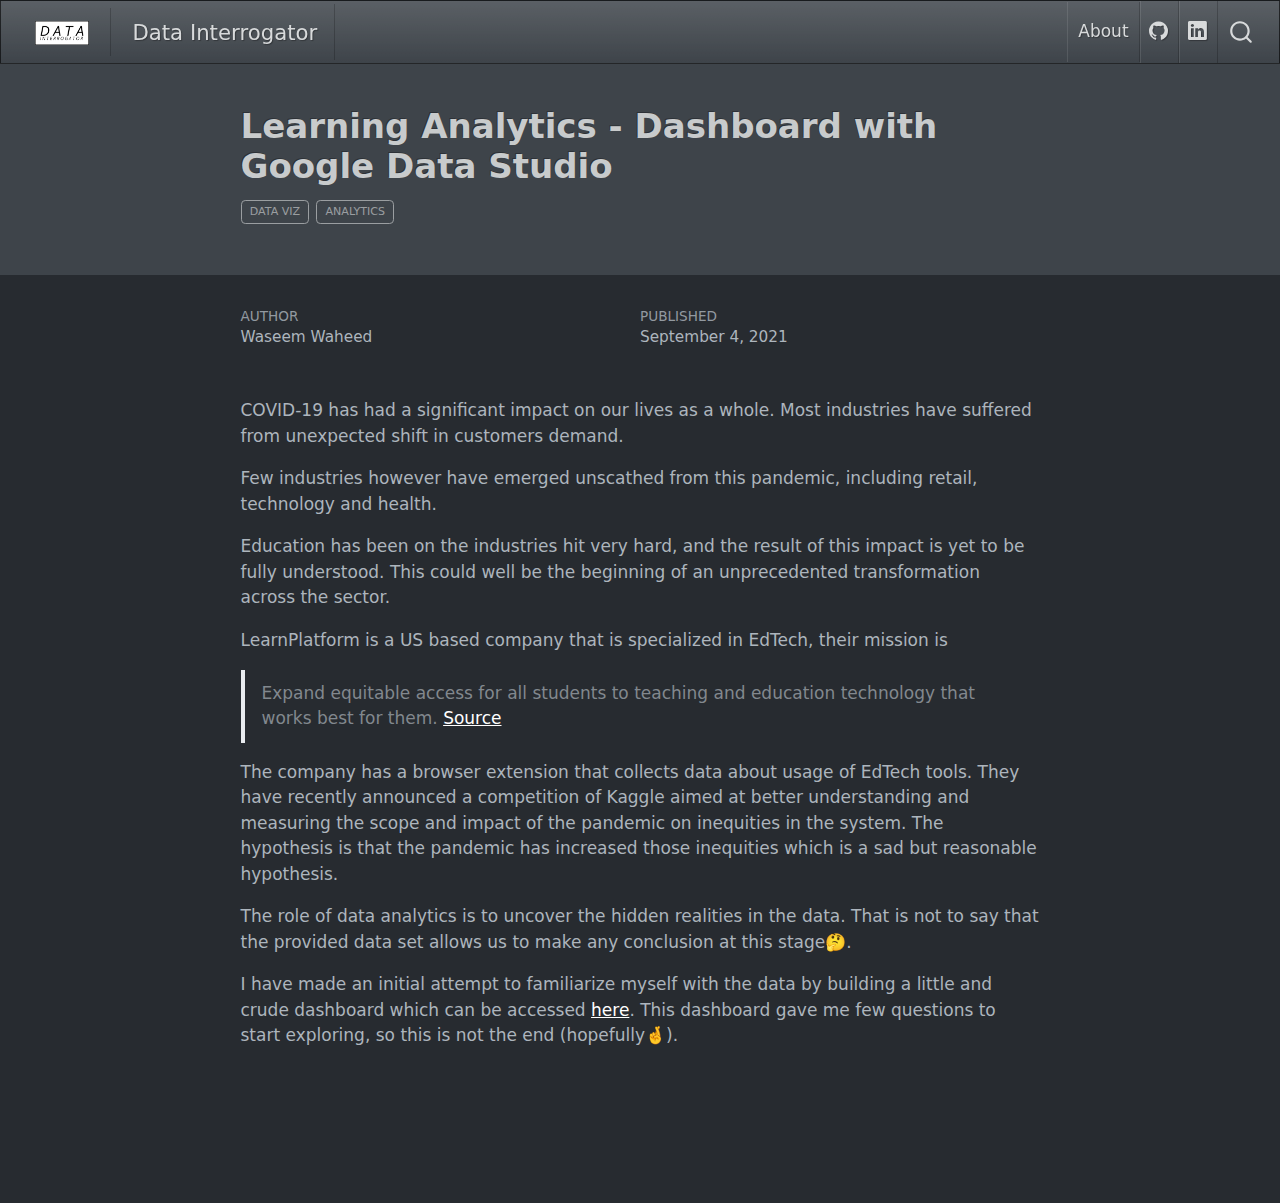
<file: posts/Learning-Analytics-Dashboard-with-Google-Data-Studio/index.html>
<!DOCTYPE html>
<html xmlns="http://www.w3.org/1999/xhtml" lang="en" xml:lang="en"><head>

<meta charset="utf-8">
<meta name="generator" content="quarto-1.3.450">

<meta name="viewport" content="width=device-width, initial-scale=1.0, user-scalable=yes">

<meta name="author" content="Waseem Waheed">
<meta name="dcterms.date" content="2021-09-04">

<title>Data Interrogator - Learning Analytics - Dashboard with Google Data Studio</title>
<style>
code{white-space: pre-wrap;}
span.smallcaps{font-variant: small-caps;}
div.columns{display: flex; gap: min(4vw, 1.5em);}
div.column{flex: auto; overflow-x: auto;}
div.hanging-indent{margin-left: 1.5em; text-indent: -1.5em;}
ul.task-list{list-style: none;}
ul.task-list li input[type="checkbox"] {
  width: 0.8em;
  margin: 0 0.8em 0.2em -1em; /* quarto-specific, see https://github.com/quarto-dev/quarto-cli/issues/4556 */ 
  vertical-align: middle;
}
</style>


<script src="../../site_libs/quarto-nav/quarto-nav.js"></script>
<script src="../../site_libs/quarto-nav/headroom.min.js"></script>
<script src="../../site_libs/clipboard/clipboard.min.js"></script>
<script src="../../site_libs/quarto-search/autocomplete.umd.js"></script>
<script src="../../site_libs/quarto-search/fuse.min.js"></script>
<script src="../../site_libs/quarto-search/quarto-search.js"></script>
<meta name="quarto:offset" content="../../">
<script src="../../site_libs/quarto-html/quarto.js"></script>
<script src="../../site_libs/quarto-html/popper.min.js"></script>
<script src="../../site_libs/quarto-html/tippy.umd.min.js"></script>
<script src="../../site_libs/quarto-html/anchor.min.js"></script>
<link href="../../site_libs/quarto-html/tippy.css" rel="stylesheet">
<link href="../../site_libs/quarto-html/quarto-syntax-highlighting-dark.css" rel="stylesheet" id="quarto-text-highlighting-styles">
<script src="../../site_libs/bootstrap/bootstrap.min.js"></script>
<link href="../../site_libs/bootstrap/bootstrap-icons.css" rel="stylesheet">
<link href="../../site_libs/bootstrap/bootstrap.min.css" rel="stylesheet" id="quarto-bootstrap" data-mode="dark">
<script id="quarto-search-options" type="application/json">{
  "location": "navbar",
  "copy-button": false,
  "collapse-after": 3,
  "panel-placement": "end",
  "type": "overlay",
  "limit": 20,
  "language": {
    "search-no-results-text": "No results",
    "search-matching-documents-text": "matching documents",
    "search-copy-link-title": "Copy link to search",
    "search-hide-matches-text": "Hide additional matches",
    "search-more-match-text": "more match in this document",
    "search-more-matches-text": "more matches in this document",
    "search-clear-button-title": "Clear",
    "search-detached-cancel-button-title": "Cancel",
    "search-submit-button-title": "Submit",
    "search-label": "Search"
  }
}</script>
<script async="" src="https://www.googletagmanager.com/gtag/js?id=G-K9LGM2ST2F"></script>

<script type="text/javascript">

window.dataLayer = window.dataLayer || [];
function gtag(){dataLayer.push(arguments);}
gtag('js', new Date());
gtag('config', 'G-K9LGM2ST2F', { 'anonymize_ip': true});
</script>


<link rel="stylesheet" href="../../styles.css">
</head>

<body class="nav-fixed fullcontent">

<div id="quarto-search-results"></div>
  <header id="quarto-header" class="headroom fixed-top">
    <nav class="navbar navbar-expand-lg navbar-dark ">
      <div class="navbar-container container-fluid">
      <div class="navbar-brand-container">
    <a href="../../index.html" class="navbar-brand navbar-brand-logo">
    <img src="../../logo.png" alt="" class="navbar-logo">
    </a>
    <a class="navbar-brand" href="../../index.html">
    <span class="navbar-title">Data Interrogator</span>
    </a>
  </div>
            <div id="quarto-search" class="" title="Search"></div>
          <button class="navbar-toggler" type="button" data-bs-toggle="collapse" data-bs-target="#navbarCollapse" aria-controls="navbarCollapse" aria-expanded="false" aria-label="Toggle navigation" onclick="if (window.quartoToggleHeadroom) { window.quartoToggleHeadroom(); }">
  <span class="navbar-toggler-icon"></span>
</button>
          <div class="collapse navbar-collapse" id="navbarCollapse">
            <ul class="navbar-nav navbar-nav-scroll ms-auto">
  <li class="nav-item">
    <a class="nav-link" href="../../about.html" rel="" target="">
 <span class="menu-text">About</span></a>
  </li>  
  <li class="nav-item compact">
    <a class="nav-link" href="https://github.com/waseemwaheed" rel="" target=""><i class="bi bi-github" role="img">
</i> 
 <span class="menu-text"></span></a>
  </li>  
  <li class="nav-item compact">
    <a class="nav-link" href="https://www.linkedin.com/in/waseemwaheed/" rel="" target=""><i class="bi bi-linkedin" role="img">
</i> 
 <span class="menu-text"></span></a>
  </li>  
</ul>
            <div class="quarto-navbar-tools">
</div>
          </div> <!-- /navcollapse -->
      </div> <!-- /container-fluid -->
    </nav>
</header>
<!-- content -->
<header id="title-block-header" class="quarto-title-block default page-columns page-full">
  <div class="quarto-title-banner page-columns page-full">
    <div class="quarto-title column-body">
      <h1 class="title">Learning Analytics - Dashboard with Google Data Studio</h1>
                                <div class="quarto-categories">
                <div class="quarto-category">data viz</div>
                <div class="quarto-category">Analytics</div>
              </div>
                  </div>
  </div>
    
  
  <div class="quarto-title-meta">

      <div>
      <div class="quarto-title-meta-heading">Author</div>
      <div class="quarto-title-meta-contents">
               <p>Waseem Waheed </p>
            </div>
    </div>
      
      <div>
      <div class="quarto-title-meta-heading">Published</div>
      <div class="quarto-title-meta-contents">
        <p class="date">September 4, 2021</p>
      </div>
    </div>
    
      
    </div>
    
  
  </header><div id="quarto-content" class="quarto-container page-columns page-rows-contents page-layout-article page-navbar">
<!-- sidebar -->
<!-- margin-sidebar -->
    
<!-- main -->
<main class="content quarto-banner-title-block" id="quarto-document-content">




<p>COVID-19 has had a significant impact on our lives as a whole. Most industries have suffered from unexpected shift in customers demand.</p>
<p>Few industries however have emerged unscathed from this pandemic, including retail, technology and health.</p>
<p>Education has been on the industries hit very hard, and the result of this impact is yet to be fully understood. This could well be the beginning of an unprecedented transformation across the sector.</p>
<p>LearnPlatform is a US based company that is specialized in EdTech, their mission is</p>
<blockquote class="blockquote">
<p>Expand equitable access for all students to teaching and education technology that works best for them. <a href="https://learnplatform.com/about-us">Source</a></p>
</blockquote>
<p>The company has a browser extension that collects data about usage of EdTech tools. They have recently announced a competition of Kaggle aimed at better understanding and measuring the scope and impact of the pandemic on inequities in the system. The hypothesis is that the pandemic has increased those inequities which is a sad but reasonable hypothesis.</p>
<p>The role of data analytics is to uncover the hidden realities in the data. That is not to say that the provided data set allows us to make any conclusion at this stage🤔.</p>
<p>I have made an initial attempt to familiarize myself with the data by building a little and crude dashboard which can be accessed <a href="https://datastudio.google.com/reporting/b9c802f2-76cb-41cf-8dc0-e6a5d309f52e">here</a>. This dashboard gave me few questions to start exploring, so this is not the end (hopefully🤞).</p>



</main> <!-- /main -->
<script id="quarto-html-after-body" type="application/javascript">
window.document.addEventListener("DOMContentLoaded", function (event) {
  const toggleBodyColorMode = (bsSheetEl) => {
    const mode = bsSheetEl.getAttribute("data-mode");
    const bodyEl = window.document.querySelector("body");
    if (mode === "dark") {
      bodyEl.classList.add("quarto-dark");
      bodyEl.classList.remove("quarto-light");
    } else {
      bodyEl.classList.add("quarto-light");
      bodyEl.classList.remove("quarto-dark");
    }
  }
  const toggleBodyColorPrimary = () => {
    const bsSheetEl = window.document.querySelector("link#quarto-bootstrap");
    if (bsSheetEl) {
      toggleBodyColorMode(bsSheetEl);
    }
  }
  toggleBodyColorPrimary();  
  const icon = "";
  const anchorJS = new window.AnchorJS();
  anchorJS.options = {
    placement: 'right',
    icon: icon
  };
  anchorJS.add('.anchored');
  const isCodeAnnotation = (el) => {
    for (const clz of el.classList) {
      if (clz.startsWith('code-annotation-')) {                     
        return true;
      }
    }
    return false;
  }
  const clipboard = new window.ClipboardJS('.code-copy-button', {
    text: function(trigger) {
      const codeEl = trigger.previousElementSibling.cloneNode(true);
      for (const childEl of codeEl.children) {
        if (isCodeAnnotation(childEl)) {
          childEl.remove();
        }
      }
      return codeEl.innerText;
    }
  });
  clipboard.on('success', function(e) {
    // button target
    const button = e.trigger;
    // don't keep focus
    button.blur();
    // flash "checked"
    button.classList.add('code-copy-button-checked');
    var currentTitle = button.getAttribute("title");
    button.setAttribute("title", "Copied!");
    let tooltip;
    if (window.bootstrap) {
      button.setAttribute("data-bs-toggle", "tooltip");
      button.setAttribute("data-bs-placement", "left");
      button.setAttribute("data-bs-title", "Copied!");
      tooltip = new bootstrap.Tooltip(button, 
        { trigger: "manual", 
          customClass: "code-copy-button-tooltip",
          offset: [0, -8]});
      tooltip.show();    
    }
    setTimeout(function() {
      if (tooltip) {
        tooltip.hide();
        button.removeAttribute("data-bs-title");
        button.removeAttribute("data-bs-toggle");
        button.removeAttribute("data-bs-placement");
      }
      button.setAttribute("title", currentTitle);
      button.classList.remove('code-copy-button-checked');
    }, 1000);
    // clear code selection
    e.clearSelection();
  });
  function tippyHover(el, contentFn) {
    const config = {
      allowHTML: true,
      content: contentFn,
      maxWidth: 500,
      delay: 100,
      arrow: false,
      appendTo: function(el) {
          return el.parentElement;
      },
      interactive: true,
      interactiveBorder: 10,
      theme: 'quarto',
      placement: 'bottom-start'
    };
    window.tippy(el, config); 
  }
  const noterefs = window.document.querySelectorAll('a[role="doc-noteref"]');
  for (var i=0; i<noterefs.length; i++) {
    const ref = noterefs[i];
    tippyHover(ref, function() {
      // use id or data attribute instead here
      let href = ref.getAttribute('data-footnote-href') || ref.getAttribute('href');
      try { href = new URL(href).hash; } catch {}
      const id = href.replace(/^#\/?/, "");
      const note = window.document.getElementById(id);
      return note.innerHTML;
    });
  }
      let selectedAnnoteEl;
      const selectorForAnnotation = ( cell, annotation) => {
        let cellAttr = 'data-code-cell="' + cell + '"';
        let lineAttr = 'data-code-annotation="' +  annotation + '"';
        const selector = 'span[' + cellAttr + '][' + lineAttr + ']';
        return selector;
      }
      const selectCodeLines = (annoteEl) => {
        const doc = window.document;
        const targetCell = annoteEl.getAttribute("data-target-cell");
        const targetAnnotation = annoteEl.getAttribute("data-target-annotation");
        const annoteSpan = window.document.querySelector(selectorForAnnotation(targetCell, targetAnnotation));
        const lines = annoteSpan.getAttribute("data-code-lines").split(",");
        const lineIds = lines.map((line) => {
          return targetCell + "-" + line;
        })
        let top = null;
        let height = null;
        let parent = null;
        if (lineIds.length > 0) {
            //compute the position of the single el (top and bottom and make a div)
            const el = window.document.getElementById(lineIds[0]);
            top = el.offsetTop;
            height = el.offsetHeight;
            parent = el.parentElement.parentElement;
          if (lineIds.length > 1) {
            const lastEl = window.document.getElementById(lineIds[lineIds.length - 1]);
            const bottom = lastEl.offsetTop + lastEl.offsetHeight;
            height = bottom - top;
          }
          if (top !== null && height !== null && parent !== null) {
            // cook up a div (if necessary) and position it 
            let div = window.document.getElementById("code-annotation-line-highlight");
            if (div === null) {
              div = window.document.createElement("div");
              div.setAttribute("id", "code-annotation-line-highlight");
              div.style.position = 'absolute';
              parent.appendChild(div);
            }
            div.style.top = top - 2 + "px";
            div.style.height = height + 4 + "px";
            let gutterDiv = window.document.getElementById("code-annotation-line-highlight-gutter");
            if (gutterDiv === null) {
              gutterDiv = window.document.createElement("div");
              gutterDiv.setAttribute("id", "code-annotation-line-highlight-gutter");
              gutterDiv.style.position = 'absolute';
              const codeCell = window.document.getElementById(targetCell);
              const gutter = codeCell.querySelector('.code-annotation-gutter');
              gutter.appendChild(gutterDiv);
            }
            gutterDiv.style.top = top - 2 + "px";
            gutterDiv.style.height = height + 4 + "px";
          }
          selectedAnnoteEl = annoteEl;
        }
      };
      const unselectCodeLines = () => {
        const elementsIds = ["code-annotation-line-highlight", "code-annotation-line-highlight-gutter"];
        elementsIds.forEach((elId) => {
          const div = window.document.getElementById(elId);
          if (div) {
            div.remove();
          }
        });
        selectedAnnoteEl = undefined;
      };
      // Attach click handler to the DT
      const annoteDls = window.document.querySelectorAll('dt[data-target-cell]');
      for (const annoteDlNode of annoteDls) {
        annoteDlNode.addEventListener('click', (event) => {
          const clickedEl = event.target;
          if (clickedEl !== selectedAnnoteEl) {
            unselectCodeLines();
            const activeEl = window.document.querySelector('dt[data-target-cell].code-annotation-active');
            if (activeEl) {
              activeEl.classList.remove('code-annotation-active');
            }
            selectCodeLines(clickedEl);
            clickedEl.classList.add('code-annotation-active');
          } else {
            // Unselect the line
            unselectCodeLines();
            clickedEl.classList.remove('code-annotation-active');
          }
        });
      }
  const findCites = (el) => {
    const parentEl = el.parentElement;
    if (parentEl) {
      const cites = parentEl.dataset.cites;
      if (cites) {
        return {
          el,
          cites: cites.split(' ')
        };
      } else {
        return findCites(el.parentElement)
      }
    } else {
      return undefined;
    }
  };
  var bibliorefs = window.document.querySelectorAll('a[role="doc-biblioref"]');
  for (var i=0; i<bibliorefs.length; i++) {
    const ref = bibliorefs[i];
    const citeInfo = findCites(ref);
    if (citeInfo) {
      tippyHover(citeInfo.el, function() {
        var popup = window.document.createElement('div');
        citeInfo.cites.forEach(function(cite) {
          var citeDiv = window.document.createElement('div');
          citeDiv.classList.add('hanging-indent');
          citeDiv.classList.add('csl-entry');
          var biblioDiv = window.document.getElementById('ref-' + cite);
          if (biblioDiv) {
            citeDiv.innerHTML = biblioDiv.innerHTML;
          }
          popup.appendChild(citeDiv);
        });
        return popup.innerHTML;
      });
    }
  }
});
</script>
</div> <!-- /content -->



</body></html>
</file>
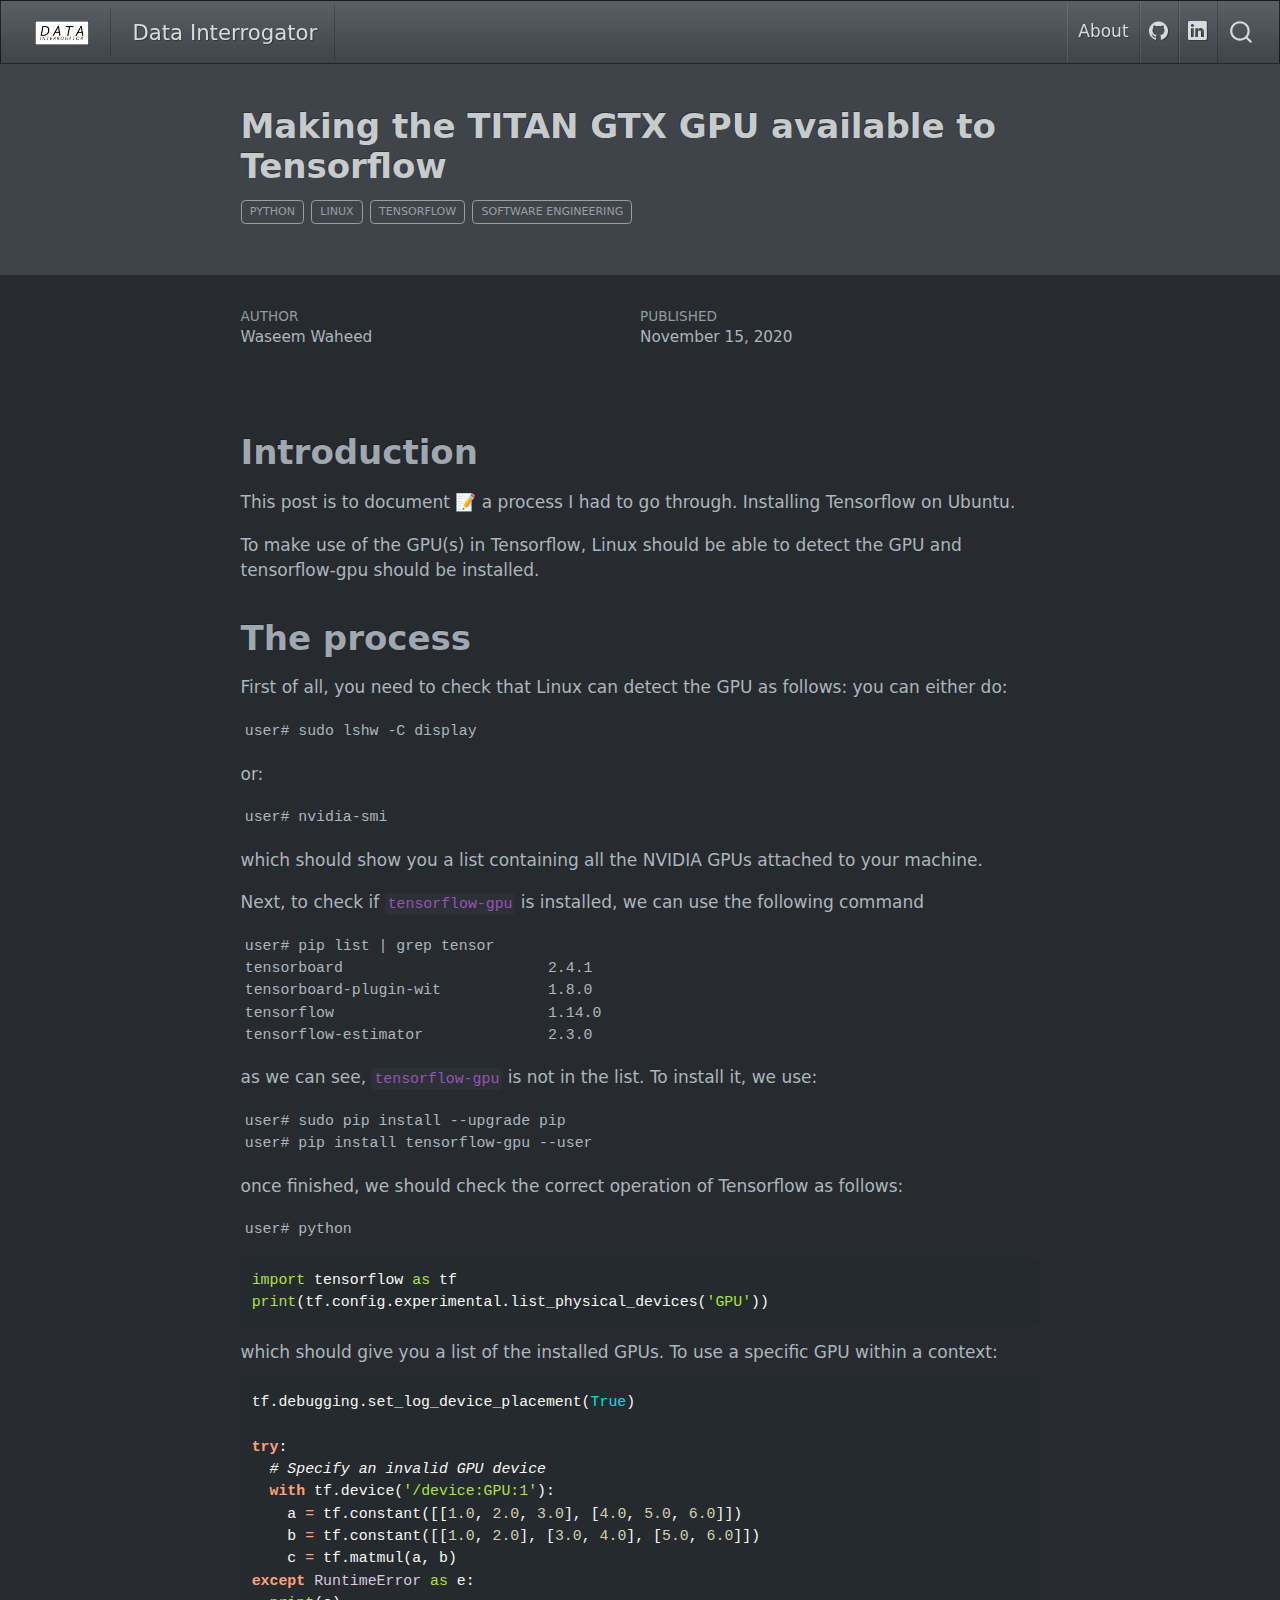
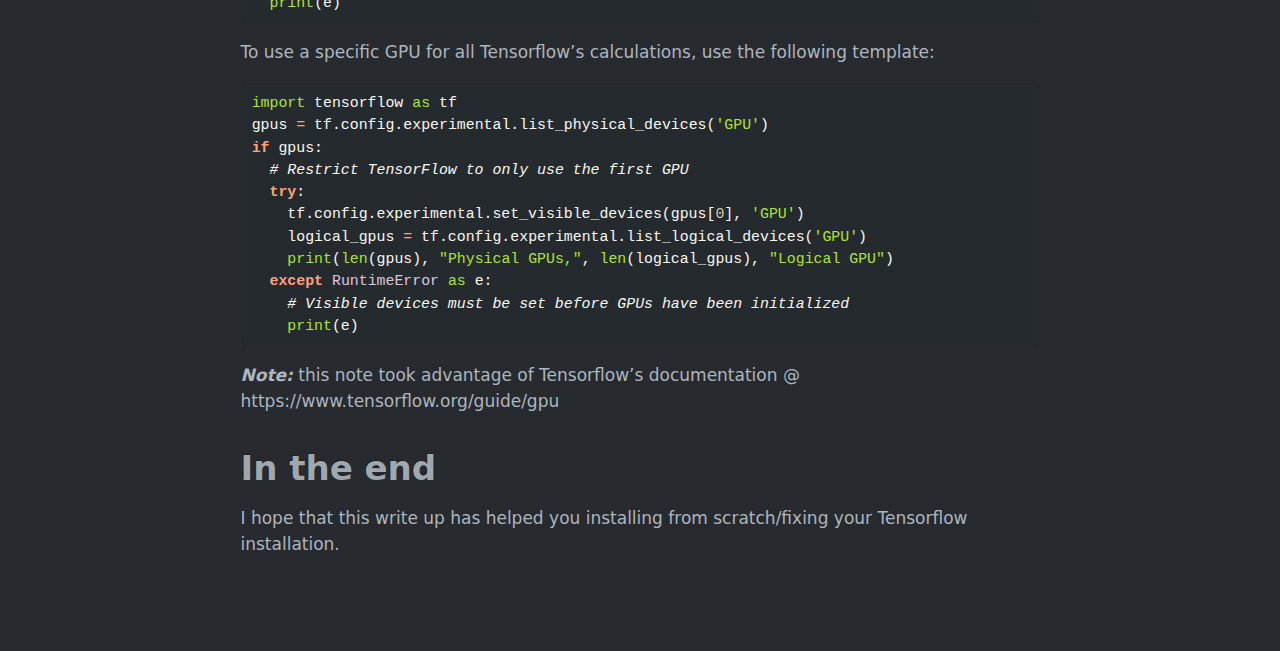
<file: posts/Making-TITAN-GTX-GPU-available-to-Tensorflow/index.html>
<!DOCTYPE html>
<html xmlns="http://www.w3.org/1999/xhtml" lang="en" xml:lang="en"><head>

<meta charset="utf-8">
<meta name="generator" content="quarto-1.3.450">

<meta name="viewport" content="width=device-width, initial-scale=1.0, user-scalable=yes">

<meta name="author" content="Waseem Waheed">
<meta name="dcterms.date" content="2020-11-15">

<title>Data Interrogator - Making the TITAN GTX GPU available to Tensorflow</title>
<style>
code{white-space: pre-wrap;}
span.smallcaps{font-variant: small-caps;}
div.columns{display: flex; gap: min(4vw, 1.5em);}
div.column{flex: auto; overflow-x: auto;}
div.hanging-indent{margin-left: 1.5em; text-indent: -1.5em;}
ul.task-list{list-style: none;}
ul.task-list li input[type="checkbox"] {
  width: 0.8em;
  margin: 0 0.8em 0.2em -1em; /* quarto-specific, see https://github.com/quarto-dev/quarto-cli/issues/4556 */ 
  vertical-align: middle;
}
/* CSS for syntax highlighting */
pre > code.sourceCode { white-space: pre; position: relative; }
pre > code.sourceCode > span { display: inline-block; line-height: 1.25; }
pre > code.sourceCode > span:empty { height: 1.2em; }
.sourceCode { overflow: visible; }
code.sourceCode > span { color: inherit; text-decoration: inherit; }
div.sourceCode { margin: 1em 0; }
pre.sourceCode { margin: 0; }
@media screen {
div.sourceCode { overflow: auto; }
}
@media print {
pre > code.sourceCode { white-space: pre-wrap; }
pre > code.sourceCode > span { text-indent: -5em; padding-left: 5em; }
}
pre.numberSource code
  { counter-reset: source-line 0; }
pre.numberSource code > span
  { position: relative; left: -4em; counter-increment: source-line; }
pre.numberSource code > span > a:first-child::before
  { content: counter(source-line);
    position: relative; left: -1em; text-align: right; vertical-align: baseline;
    border: none; display: inline-block;
    -webkit-touch-callout: none; -webkit-user-select: none;
    -khtml-user-select: none; -moz-user-select: none;
    -ms-user-select: none; user-select: none;
    padding: 0 4px; width: 4em;
  }
pre.numberSource { margin-left: 3em;  padding-left: 4px; }
div.sourceCode
  {   }
@media screen {
pre > code.sourceCode > span > a:first-child::before { text-decoration: underline; }
}
</style>


<script src="../../site_libs/quarto-nav/quarto-nav.js"></script>
<script src="../../site_libs/quarto-nav/headroom.min.js"></script>
<script src="../../site_libs/clipboard/clipboard.min.js"></script>
<script src="../../site_libs/quarto-search/autocomplete.umd.js"></script>
<script src="../../site_libs/quarto-search/fuse.min.js"></script>
<script src="../../site_libs/quarto-search/quarto-search.js"></script>
<meta name="quarto:offset" content="../../">
<script src="../../site_libs/quarto-html/quarto.js"></script>
<script src="../../site_libs/quarto-html/popper.min.js"></script>
<script src="../../site_libs/quarto-html/tippy.umd.min.js"></script>
<script src="../../site_libs/quarto-html/anchor.min.js"></script>
<link href="../../site_libs/quarto-html/tippy.css" rel="stylesheet">
<link href="../../site_libs/quarto-html/quarto-syntax-highlighting-dark.css" rel="stylesheet" id="quarto-text-highlighting-styles">
<script src="../../site_libs/bootstrap/bootstrap.min.js"></script>
<link href="../../site_libs/bootstrap/bootstrap-icons.css" rel="stylesheet">
<link href="../../site_libs/bootstrap/bootstrap.min.css" rel="stylesheet" id="quarto-bootstrap" data-mode="dark">
<script id="quarto-search-options" type="application/json">{
  "location": "navbar",
  "copy-button": false,
  "collapse-after": 3,
  "panel-placement": "end",
  "type": "overlay",
  "limit": 20,
  "language": {
    "search-no-results-text": "No results",
    "search-matching-documents-text": "matching documents",
    "search-copy-link-title": "Copy link to search",
    "search-hide-matches-text": "Hide additional matches",
    "search-more-match-text": "more match in this document",
    "search-more-matches-text": "more matches in this document",
    "search-clear-button-title": "Clear",
    "search-detached-cancel-button-title": "Cancel",
    "search-submit-button-title": "Submit",
    "search-label": "Search"
  }
}</script>
<script async="" src="https://www.googletagmanager.com/gtag/js?id=G-K9LGM2ST2F"></script>

<script type="text/javascript">

window.dataLayer = window.dataLayer || [];
function gtag(){dataLayer.push(arguments);}
gtag('js', new Date());
gtag('config', 'G-K9LGM2ST2F', { 'anonymize_ip': true});
</script>


<link rel="stylesheet" href="../../styles.css">
</head>

<body class="nav-fixed fullcontent">

<div id="quarto-search-results"></div>
  <header id="quarto-header" class="headroom fixed-top">
    <nav class="navbar navbar-expand-lg navbar-dark ">
      <div class="navbar-container container-fluid">
      <div class="navbar-brand-container">
    <a href="../../index.html" class="navbar-brand navbar-brand-logo">
    <img src="../../logo.png" alt="" class="navbar-logo">
    </a>
    <a class="navbar-brand" href="../../index.html">
    <span class="navbar-title">Data Interrogator</span>
    </a>
  </div>
            <div id="quarto-search" class="" title="Search"></div>
          <button class="navbar-toggler" type="button" data-bs-toggle="collapse" data-bs-target="#navbarCollapse" aria-controls="navbarCollapse" aria-expanded="false" aria-label="Toggle navigation" onclick="if (window.quartoToggleHeadroom) { window.quartoToggleHeadroom(); }">
  <span class="navbar-toggler-icon"></span>
</button>
          <div class="collapse navbar-collapse" id="navbarCollapse">
            <ul class="navbar-nav navbar-nav-scroll ms-auto">
  <li class="nav-item">
    <a class="nav-link" href="../../about.html" rel="" target="">
 <span class="menu-text">About</span></a>
  </li>  
  <li class="nav-item compact">
    <a class="nav-link" href="https://github.com/waseemwaheed" rel="" target=""><i class="bi bi-github" role="img">
</i> 
 <span class="menu-text"></span></a>
  </li>  
  <li class="nav-item compact">
    <a class="nav-link" href="https://www.linkedin.com/in/waseemwaheed/" rel="" target=""><i class="bi bi-linkedin" role="img">
</i> 
 <span class="menu-text"></span></a>
  </li>  
</ul>
            <div class="quarto-navbar-tools">
</div>
          </div> <!-- /navcollapse -->
      </div> <!-- /container-fluid -->
    </nav>
</header>
<!-- content -->
<header id="title-block-header" class="quarto-title-block default page-columns page-full">
  <div class="quarto-title-banner page-columns page-full">
    <div class="quarto-title column-body">
      <h1 class="title">Making the TITAN GTX GPU available to Tensorflow</h1>
                                <div class="quarto-categories">
                <div class="quarto-category">Python</div>
                <div class="quarto-category">Linux</div>
                <div class="quarto-category">Tensorflow</div>
                <div class="quarto-category">Software Engineering</div>
              </div>
                  </div>
  </div>
    
  
  <div class="quarto-title-meta">

      <div>
      <div class="quarto-title-meta-heading">Author</div>
      <div class="quarto-title-meta-contents">
               <p>Waseem Waheed </p>
            </div>
    </div>
      
      <div>
      <div class="quarto-title-meta-heading">Published</div>
      <div class="quarto-title-meta-contents">
        <p class="date">November 15, 2020</p>
      </div>
    </div>
    
      
    </div>
    
  
  </header><div id="quarto-content" class="quarto-container page-columns page-rows-contents page-layout-article page-navbar">
<!-- sidebar -->
<!-- margin-sidebar -->
    
<!-- main -->
<main class="content quarto-banner-title-block" id="quarto-document-content">




<section id="introduction" class="level1">
<h1>Introduction</h1>
<p>This post is to document 📝 a process I had to go through. Installing Tensorflow on Ubuntu.</p>
<p>To make use of the GPU(s) in Tensorflow, Linux should be able to detect the GPU and tensorflow-gpu should be installed.</p>
</section>
<section id="the-process" class="level1">
<h1>The process</h1>
<p>First of all, you need to check that Linux can detect the GPU as follows: you can either do:</p>
<pre class="console"><code>user# sudo lshw -C display</code></pre>
<p>or:</p>
<pre class="console"><code>user# nvidia-smi</code></pre>
<p>which should show you a list containing all the NVIDIA GPUs attached to your machine.</p>
<p>Next, to check if <code>tensorflow-gpu</code> is installed, we can use the following command</p>
<pre class="console"><code>user# pip list | grep tensor
tensorboard                       2.4.1
tensorboard-plugin-wit            1.8.0
tensorflow                        1.14.0
tensorflow-estimator              2.3.0</code></pre>
<p>as we can see, <code>tensorflow-gpu</code> is not in the list. To install it, we use:</p>
<pre class="console"><code>user# sudo pip install --upgrade pip
user# pip install tensorflow-gpu --user</code></pre>
<p>once finished, we should check the correct operation of Tensorflow as follows:</p>
<pre class="console"><code>user# python</code></pre>
<div class="sourceCode" id="cb6"><pre class="sourceCode python code-with-copy"><code class="sourceCode python"><span id="cb6-1"><a href="#cb6-1" aria-hidden="true" tabindex="-1"></a><span class="im">import</span> tensorflow <span class="im">as</span> tf</span>
<span id="cb6-2"><a href="#cb6-2" aria-hidden="true" tabindex="-1"></a><span class="bu">print</span>(tf.config.experimental.list_physical_devices(<span class="st">'GPU'</span>))</span></code><button title="Copy to Clipboard" class="code-copy-button"><i class="bi"></i></button></pre></div>
<p>which should give you a list of the installed GPUs. To use a specific GPU within a context:</p>
<div class="sourceCode" id="cb7"><pre class="sourceCode python code-with-copy"><code class="sourceCode python"><span id="cb7-1"><a href="#cb7-1" aria-hidden="true" tabindex="-1"></a>tf.debugging.set_log_device_placement(<span class="va">True</span>)</span>
<span id="cb7-2"><a href="#cb7-2" aria-hidden="true" tabindex="-1"></a></span>
<span id="cb7-3"><a href="#cb7-3" aria-hidden="true" tabindex="-1"></a><span class="cf">try</span>:</span>
<span id="cb7-4"><a href="#cb7-4" aria-hidden="true" tabindex="-1"></a>  <span class="co"># Specify an invalid GPU device</span></span>
<span id="cb7-5"><a href="#cb7-5" aria-hidden="true" tabindex="-1"></a>  <span class="cf">with</span> tf.device(<span class="st">'/device:GPU:1'</span>):</span>
<span id="cb7-6"><a href="#cb7-6" aria-hidden="true" tabindex="-1"></a>    a <span class="op">=</span> tf.constant([[<span class="fl">1.0</span>, <span class="fl">2.0</span>, <span class="fl">3.0</span>], [<span class="fl">4.0</span>, <span class="fl">5.0</span>, <span class="fl">6.0</span>]])</span>
<span id="cb7-7"><a href="#cb7-7" aria-hidden="true" tabindex="-1"></a>    b <span class="op">=</span> tf.constant([[<span class="fl">1.0</span>, <span class="fl">2.0</span>], [<span class="fl">3.0</span>, <span class="fl">4.0</span>], [<span class="fl">5.0</span>, <span class="fl">6.0</span>]])</span>
<span id="cb7-8"><a href="#cb7-8" aria-hidden="true" tabindex="-1"></a>    c <span class="op">=</span> tf.matmul(a, b)</span>
<span id="cb7-9"><a href="#cb7-9" aria-hidden="true" tabindex="-1"></a><span class="cf">except</span> <span class="pp">RuntimeError</span> <span class="im">as</span> e:</span>
<span id="cb7-10"><a href="#cb7-10" aria-hidden="true" tabindex="-1"></a>  <span class="bu">print</span>(e)</span></code><button title="Copy to Clipboard" class="code-copy-button"><i class="bi"></i></button></pre></div>
<p>To use a specific GPU for all Tensorflow’s calculations, use the following template:</p>
<div class="sourceCode" id="cb8"><pre class="sourceCode python code-with-copy"><code class="sourceCode python"><span id="cb8-1"><a href="#cb8-1" aria-hidden="true" tabindex="-1"></a><span class="im">import</span> tensorflow <span class="im">as</span> tf</span>
<span id="cb8-2"><a href="#cb8-2" aria-hidden="true" tabindex="-1"></a>gpus <span class="op">=</span> tf.config.experimental.list_physical_devices(<span class="st">'GPU'</span>)</span>
<span id="cb8-3"><a href="#cb8-3" aria-hidden="true" tabindex="-1"></a><span class="cf">if</span> gpus:</span>
<span id="cb8-4"><a href="#cb8-4" aria-hidden="true" tabindex="-1"></a>  <span class="co"># Restrict TensorFlow to only use the first GPU</span></span>
<span id="cb8-5"><a href="#cb8-5" aria-hidden="true" tabindex="-1"></a>  <span class="cf">try</span>:</span>
<span id="cb8-6"><a href="#cb8-6" aria-hidden="true" tabindex="-1"></a>    tf.config.experimental.set_visible_devices(gpus[<span class="dv">0</span>], <span class="st">'GPU'</span>)</span>
<span id="cb8-7"><a href="#cb8-7" aria-hidden="true" tabindex="-1"></a>    logical_gpus <span class="op">=</span> tf.config.experimental.list_logical_devices(<span class="st">'GPU'</span>)</span>
<span id="cb8-8"><a href="#cb8-8" aria-hidden="true" tabindex="-1"></a>    <span class="bu">print</span>(<span class="bu">len</span>(gpus), <span class="st">"Physical GPUs,"</span>, <span class="bu">len</span>(logical_gpus), <span class="st">"Logical GPU"</span>)</span>
<span id="cb8-9"><a href="#cb8-9" aria-hidden="true" tabindex="-1"></a>  <span class="cf">except</span> <span class="pp">RuntimeError</span> <span class="im">as</span> e:</span>
<span id="cb8-10"><a href="#cb8-10" aria-hidden="true" tabindex="-1"></a>    <span class="co"># Visible devices must be set before GPUs have been initialized</span></span>
<span id="cb8-11"><a href="#cb8-11" aria-hidden="true" tabindex="-1"></a>    <span class="bu">print</span>(e)</span></code><button title="Copy to Clipboard" class="code-copy-button"><i class="bi"></i></button></pre></div>
<p><strong><em>Note:</em></strong> this note took advantage of Tensorflow’s documentation @ https://www.tensorflow.org/guide/gpu</p>
</section>
<section id="in-the-end" class="level1">
<h1>In the end</h1>
<p>I hope that this write up has helped you installing from scratch/fixing your Tensorflow installation.</p>


</section>

</main> <!-- /main -->
<script id="quarto-html-after-body" type="application/javascript">
window.document.addEventListener("DOMContentLoaded", function (event) {
  const toggleBodyColorMode = (bsSheetEl) => {
    const mode = bsSheetEl.getAttribute("data-mode");
    const bodyEl = window.document.querySelector("body");
    if (mode === "dark") {
      bodyEl.classList.add("quarto-dark");
      bodyEl.classList.remove("quarto-light");
    } else {
      bodyEl.classList.add("quarto-light");
      bodyEl.classList.remove("quarto-dark");
    }
  }
  const toggleBodyColorPrimary = () => {
    const bsSheetEl = window.document.querySelector("link#quarto-bootstrap");
    if (bsSheetEl) {
      toggleBodyColorMode(bsSheetEl);
    }
  }
  toggleBodyColorPrimary();  
  const icon = "";
  const anchorJS = new window.AnchorJS();
  anchorJS.options = {
    placement: 'right',
    icon: icon
  };
  anchorJS.add('.anchored');
  const isCodeAnnotation = (el) => {
    for (const clz of el.classList) {
      if (clz.startsWith('code-annotation-')) {                     
        return true;
      }
    }
    return false;
  }
  const clipboard = new window.ClipboardJS('.code-copy-button', {
    text: function(trigger) {
      const codeEl = trigger.previousElementSibling.cloneNode(true);
      for (const childEl of codeEl.children) {
        if (isCodeAnnotation(childEl)) {
          childEl.remove();
        }
      }
      return codeEl.innerText;
    }
  });
  clipboard.on('success', function(e) {
    // button target
    const button = e.trigger;
    // don't keep focus
    button.blur();
    // flash "checked"
    button.classList.add('code-copy-button-checked');
    var currentTitle = button.getAttribute("title");
    button.setAttribute("title", "Copied!");
    let tooltip;
    if (window.bootstrap) {
      button.setAttribute("data-bs-toggle", "tooltip");
      button.setAttribute("data-bs-placement", "left");
      button.setAttribute("data-bs-title", "Copied!");
      tooltip = new bootstrap.Tooltip(button, 
        { trigger: "manual", 
          customClass: "code-copy-button-tooltip",
          offset: [0, -8]});
      tooltip.show();    
    }
    setTimeout(function() {
      if (tooltip) {
        tooltip.hide();
        button.removeAttribute("data-bs-title");
        button.removeAttribute("data-bs-toggle");
        button.removeAttribute("data-bs-placement");
      }
      button.setAttribute("title", currentTitle);
      button.classList.remove('code-copy-button-checked');
    }, 1000);
    // clear code selection
    e.clearSelection();
  });
  function tippyHover(el, contentFn) {
    const config = {
      allowHTML: true,
      content: contentFn,
      maxWidth: 500,
      delay: 100,
      arrow: false,
      appendTo: function(el) {
          return el.parentElement;
      },
      interactive: true,
      interactiveBorder: 10,
      theme: 'quarto',
      placement: 'bottom-start'
    };
    window.tippy(el, config); 
  }
  const noterefs = window.document.querySelectorAll('a[role="doc-noteref"]');
  for (var i=0; i<noterefs.length; i++) {
    const ref = noterefs[i];
    tippyHover(ref, function() {
      // use id or data attribute instead here
      let href = ref.getAttribute('data-footnote-href') || ref.getAttribute('href');
      try { href = new URL(href).hash; } catch {}
      const id = href.replace(/^#\/?/, "");
      const note = window.document.getElementById(id);
      return note.innerHTML;
    });
  }
      let selectedAnnoteEl;
      const selectorForAnnotation = ( cell, annotation) => {
        let cellAttr = 'data-code-cell="' + cell + '"';
        let lineAttr = 'data-code-annotation="' +  annotation + '"';
        const selector = 'span[' + cellAttr + '][' + lineAttr + ']';
        return selector;
      }
      const selectCodeLines = (annoteEl) => {
        const doc = window.document;
        const targetCell = annoteEl.getAttribute("data-target-cell");
        const targetAnnotation = annoteEl.getAttribute("data-target-annotation");
        const annoteSpan = window.document.querySelector(selectorForAnnotation(targetCell, targetAnnotation));
        const lines = annoteSpan.getAttribute("data-code-lines").split(",");
        const lineIds = lines.map((line) => {
          return targetCell + "-" + line;
        })
        let top = null;
        let height = null;
        let parent = null;
        if (lineIds.length > 0) {
            //compute the position of the single el (top and bottom and make a div)
            const el = window.document.getElementById(lineIds[0]);
            top = el.offsetTop;
            height = el.offsetHeight;
            parent = el.parentElement.parentElement;
          if (lineIds.length > 1) {
            const lastEl = window.document.getElementById(lineIds[lineIds.length - 1]);
            const bottom = lastEl.offsetTop + lastEl.offsetHeight;
            height = bottom - top;
          }
          if (top !== null && height !== null && parent !== null) {
            // cook up a div (if necessary) and position it 
            let div = window.document.getElementById("code-annotation-line-highlight");
            if (div === null) {
              div = window.document.createElement("div");
              div.setAttribute("id", "code-annotation-line-highlight");
              div.style.position = 'absolute';
              parent.appendChild(div);
            }
            div.style.top = top - 2 + "px";
            div.style.height = height + 4 + "px";
            let gutterDiv = window.document.getElementById("code-annotation-line-highlight-gutter");
            if (gutterDiv === null) {
              gutterDiv = window.document.createElement("div");
              gutterDiv.setAttribute("id", "code-annotation-line-highlight-gutter");
              gutterDiv.style.position = 'absolute';
              const codeCell = window.document.getElementById(targetCell);
              const gutter = codeCell.querySelector('.code-annotation-gutter');
              gutter.appendChild(gutterDiv);
            }
            gutterDiv.style.top = top - 2 + "px";
            gutterDiv.style.height = height + 4 + "px";
          }
          selectedAnnoteEl = annoteEl;
        }
      };
      const unselectCodeLines = () => {
        const elementsIds = ["code-annotation-line-highlight", "code-annotation-line-highlight-gutter"];
        elementsIds.forEach((elId) => {
          const div = window.document.getElementById(elId);
          if (div) {
            div.remove();
          }
        });
        selectedAnnoteEl = undefined;
      };
      // Attach click handler to the DT
      const annoteDls = window.document.querySelectorAll('dt[data-target-cell]');
      for (const annoteDlNode of annoteDls) {
        annoteDlNode.addEventListener('click', (event) => {
          const clickedEl = event.target;
          if (clickedEl !== selectedAnnoteEl) {
            unselectCodeLines();
            const activeEl = window.document.querySelector('dt[data-target-cell].code-annotation-active');
            if (activeEl) {
              activeEl.classList.remove('code-annotation-active');
            }
            selectCodeLines(clickedEl);
            clickedEl.classList.add('code-annotation-active');
          } else {
            // Unselect the line
            unselectCodeLines();
            clickedEl.classList.remove('code-annotation-active');
          }
        });
      }
  const findCites = (el) => {
    const parentEl = el.parentElement;
    if (parentEl) {
      const cites = parentEl.dataset.cites;
      if (cites) {
        return {
          el,
          cites: cites.split(' ')
        };
      } else {
        return findCites(el.parentElement)
      }
    } else {
      return undefined;
    }
  };
  var bibliorefs = window.document.querySelectorAll('a[role="doc-biblioref"]');
  for (var i=0; i<bibliorefs.length; i++) {
    const ref = bibliorefs[i];
    const citeInfo = findCites(ref);
    if (citeInfo) {
      tippyHover(citeInfo.el, function() {
        var popup = window.document.createElement('div');
        citeInfo.cites.forEach(function(cite) {
          var citeDiv = window.document.createElement('div');
          citeDiv.classList.add('hanging-indent');
          citeDiv.classList.add('csl-entry');
          var biblioDiv = window.document.getElementById('ref-' + cite);
          if (biblioDiv) {
            citeDiv.innerHTML = biblioDiv.innerHTML;
          }
          popup.appendChild(citeDiv);
        });
        return popup.innerHTML;
      });
    }
  }
});
</script>
</div> <!-- /content -->



</body></html>
</file>
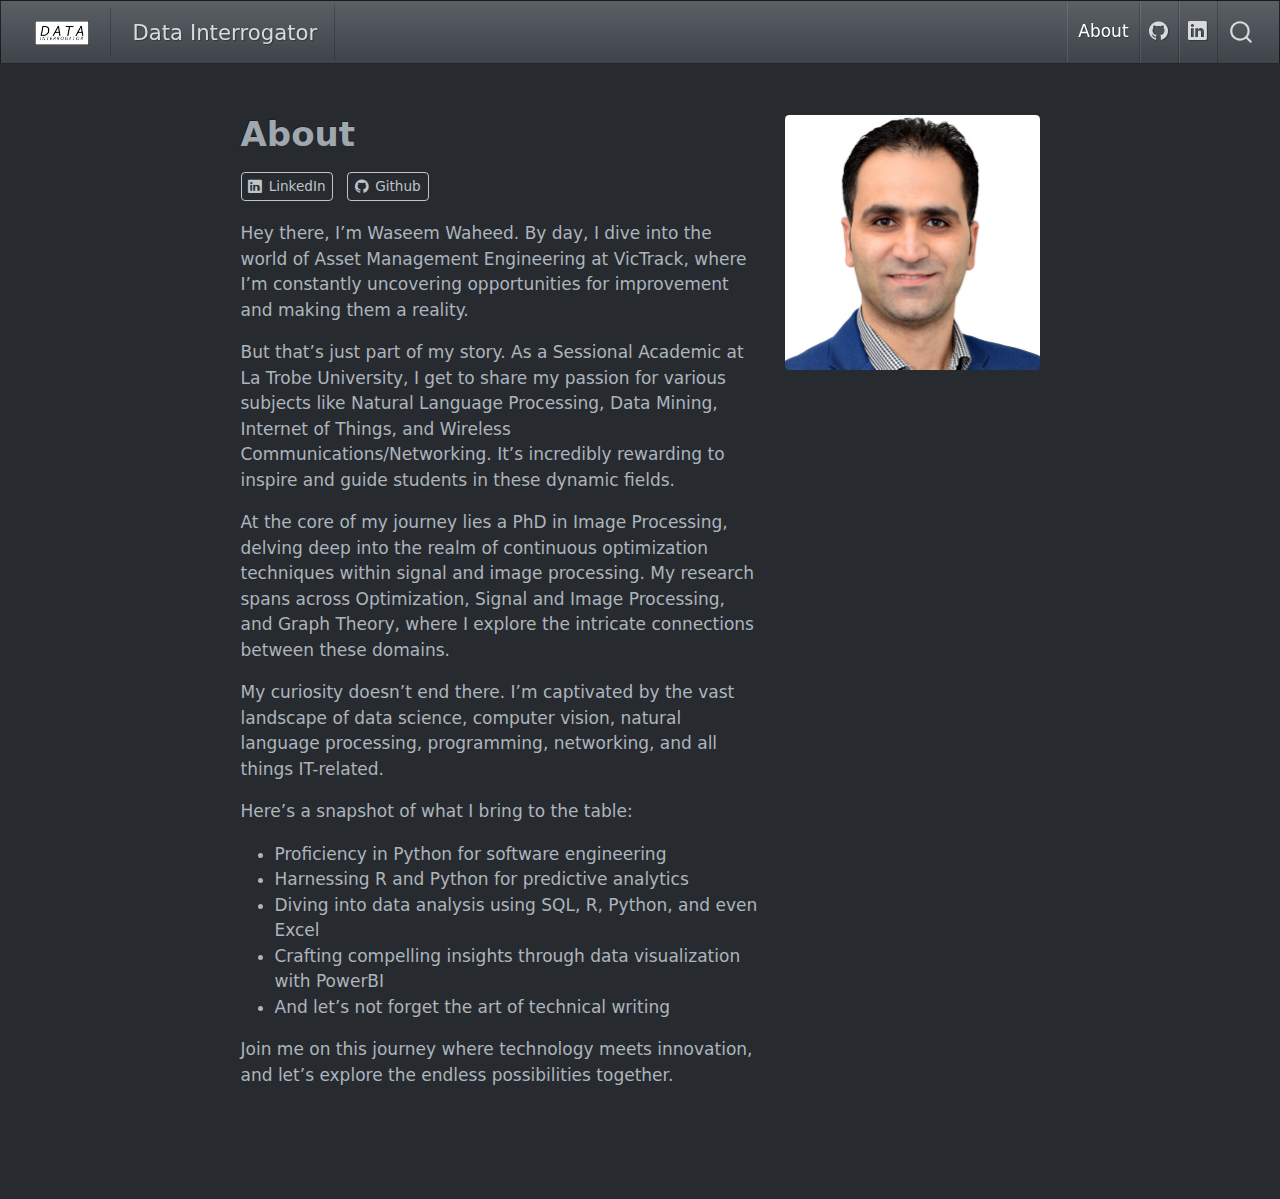
<file: about.html>
<!DOCTYPE html>
<html xmlns="http://www.w3.org/1999/xhtml" lang="en" xml:lang="en"><head>

<meta charset="utf-8">
<meta name="generator" content="quarto-1.3.450">

<meta name="viewport" content="width=device-width, initial-scale=1.0, user-scalable=yes">


<title>Data Interrogator - About</title>
<style>
code{white-space: pre-wrap;}
span.smallcaps{font-variant: small-caps;}
div.columns{display: flex; gap: min(4vw, 1.5em);}
div.column{flex: auto; overflow-x: auto;}
div.hanging-indent{margin-left: 1.5em; text-indent: -1.5em;}
ul.task-list{list-style: none;}
ul.task-list li input[type="checkbox"] {
  width: 0.8em;
  margin: 0 0.8em 0.2em -1em; /* quarto-specific, see https://github.com/quarto-dev/quarto-cli/issues/4556 */ 
  vertical-align: middle;
}
</style>


<script src="site_libs/quarto-nav/quarto-nav.js"></script>
<script src="site_libs/quarto-nav/headroom.min.js"></script>
<script src="site_libs/clipboard/clipboard.min.js"></script>
<script src="site_libs/quarto-search/autocomplete.umd.js"></script>
<script src="site_libs/quarto-search/fuse.min.js"></script>
<script src="site_libs/quarto-search/quarto-search.js"></script>
<meta name="quarto:offset" content="./">
<script src="site_libs/quarto-html/quarto.js"></script>
<script src="site_libs/quarto-html/popper.min.js"></script>
<script src="site_libs/quarto-html/tippy.umd.min.js"></script>
<link href="site_libs/quarto-html/tippy.css" rel="stylesheet">
<link href="site_libs/quarto-html/quarto-syntax-highlighting-dark.css" rel="stylesheet" id="quarto-text-highlighting-styles">
<script src="site_libs/bootstrap/bootstrap.min.js"></script>
<link href="site_libs/bootstrap/bootstrap-icons.css" rel="stylesheet">
<link href="site_libs/bootstrap/bootstrap.min.css" rel="stylesheet" id="quarto-bootstrap" data-mode="dark">
<script id="quarto-search-options" type="application/json">{
  "location": "navbar",
  "copy-button": false,
  "collapse-after": 3,
  "panel-placement": "end",
  "type": "overlay",
  "limit": 20,
  "language": {
    "search-no-results-text": "No results",
    "search-matching-documents-text": "matching documents",
    "search-copy-link-title": "Copy link to search",
    "search-hide-matches-text": "Hide additional matches",
    "search-more-match-text": "more match in this document",
    "search-more-matches-text": "more matches in this document",
    "search-clear-button-title": "Clear",
    "search-detached-cancel-button-title": "Cancel",
    "search-submit-button-title": "Submit",
    "search-label": "Search"
  }
}</script>
<script async="" src="https://www.googletagmanager.com/gtag/js?id=G-K9LGM2ST2F"></script>

<script type="text/javascript">

window.dataLayer = window.dataLayer || [];
function gtag(){dataLayer.push(arguments);}
gtag('js', new Date());
gtag('config', 'G-K9LGM2ST2F', { 'anonymize_ip': true});
</script>


<link rel="stylesheet" href="styles.css">
</head>

<body class="nav-fixed fullcontent">

<div id="quarto-search-results"></div>
  <header id="quarto-header" class="headroom fixed-top">
    <nav class="navbar navbar-expand-lg navbar-dark ">
      <div class="navbar-container container-fluid">
      <div class="navbar-brand-container">
    <a href="./index.html" class="navbar-brand navbar-brand-logo">
    <img src="./logo.png" alt="" class="navbar-logo">
    </a>
    <a class="navbar-brand" href="./index.html">
    <span class="navbar-title">Data Interrogator</span>
    </a>
  </div>
            <div id="quarto-search" class="" title="Search"></div>
          <button class="navbar-toggler" type="button" data-bs-toggle="collapse" data-bs-target="#navbarCollapse" aria-controls="navbarCollapse" aria-expanded="false" aria-label="Toggle navigation" onclick="if (window.quartoToggleHeadroom) { window.quartoToggleHeadroom(); }">
  <span class="navbar-toggler-icon"></span>
</button>
          <div class="collapse navbar-collapse" id="navbarCollapse">
            <ul class="navbar-nav navbar-nav-scroll ms-auto">
  <li class="nav-item">
    <a class="nav-link active" href="./about.html" rel="" target="" aria-current="page">
 <span class="menu-text">About</span></a>
  </li>  
  <li class="nav-item compact">
    <a class="nav-link" href="https://github.com/waseemwaheed" rel="" target=""><i class="bi bi-github" role="img">
</i> 
 <span class="menu-text"></span></a>
  </li>  
  <li class="nav-item compact">
    <a class="nav-link" href="https://www.linkedin.com/in/waseemwaheed/" rel="" target=""><i class="bi bi-linkedin" role="img">
</i> 
 <span class="menu-text"></span></a>
  </li>  
</ul>
            <div class="quarto-navbar-tools">
</div>
          </div> <!-- /navcollapse -->
      </div> <!-- /container-fluid -->
    </nav>
</header>
<!-- content -->
<div id="quarto-content" class="quarto-container page-columns page-rows-contents page-layout-article page-navbar">
<!-- sidebar -->
<!-- margin-sidebar -->
    
<!-- main -->
<div class="quarto-about-solana column-body">
  <div class="about-entity">
    <div class="entity-contents">
      <header id="title-block-header" class="quarto-title-block default">
<div class="quarto-title">
<h1 class="title">About</h1>
</div>
<div class="quarto-title-meta">
  </div>
</header> <div class="about-links">
  <a href="https://linkedin.com/waseemwaheed" class="about-link" rel="" target="">
    <i class="bi bi-linkedin"></i>
     <span class="about-link-text">LinkedIn</span>
  </a>
  <a href="https://github.com/waseemwaheed" class="about-link" rel="" target="">
    <i class="bi bi-github"></i>
     <span class="about-link-text">Github</span>
  </a>
</div>
      <div class="about-contents"><main class="content" id="quarto-document-content">
<p>Hey there, I’m Waseem Waheed. By day, I dive into the world of Asset Management Engineering at VicTrack, where I’m constantly uncovering opportunities for improvement and making them a reality.</p>
<p>But that’s just part of my story. As a Sessional Academic at La Trobe University, I get to share my passion for various subjects like Natural Language Processing, Data Mining, Internet of Things, and Wireless Communications/Networking. It’s incredibly rewarding to inspire and guide students in these dynamic fields.</p>
<p>At the core of my journey lies a PhD in Image Processing, delving deep into the realm of continuous optimization techniques within signal and image processing. My research spans across Optimization, Signal and Image Processing, and Graph Theory, where I explore the intricate connections between these domains.</p>
<p>My curiosity doesn’t end there. I’m captivated by the vast landscape of data science, computer vision, natural language processing, programming, networking, and all things IT-related.</p>
<p>Here’s a snapshot of what I bring to the table:</p>
<ul>
<li>Proficiency in Python for software engineering</li>
<li>Harnessing R and Python for predictive analytics</li>
<li>Diving into data analysis using SQL, R, Python, and even Excel</li>
<li>Crafting compelling insights through data visualization with PowerBI</li>
<li>And let’s not forget the art of technical writing</li>
</ul>
<p>Join me on this journey where technology meets innovation, and let’s explore the endless possibilities together.</p>


</main></div>
    </div>
    <img src="profile.jpg" class="about-image
  rounded " style="width: 15em;">
  </div>
</div>
 <!-- /main -->
<script id="quarto-html-after-body" type="application/javascript">
window.document.addEventListener("DOMContentLoaded", function (event) {
  const toggleBodyColorMode = (bsSheetEl) => {
    const mode = bsSheetEl.getAttribute("data-mode");
    const bodyEl = window.document.querySelector("body");
    if (mode === "dark") {
      bodyEl.classList.add("quarto-dark");
      bodyEl.classList.remove("quarto-light");
    } else {
      bodyEl.classList.add("quarto-light");
      bodyEl.classList.remove("quarto-dark");
    }
  }
  const toggleBodyColorPrimary = () => {
    const bsSheetEl = window.document.querySelector("link#quarto-bootstrap");
    if (bsSheetEl) {
      toggleBodyColorMode(bsSheetEl);
    }
  }
  toggleBodyColorPrimary();  
  const isCodeAnnotation = (el) => {
    for (const clz of el.classList) {
      if (clz.startsWith('code-annotation-')) {                     
        return true;
      }
    }
    return false;
  }
  const clipboard = new window.ClipboardJS('.code-copy-button', {
    text: function(trigger) {
      const codeEl = trigger.previousElementSibling.cloneNode(true);
      for (const childEl of codeEl.children) {
        if (isCodeAnnotation(childEl)) {
          childEl.remove();
        }
      }
      return codeEl.innerText;
    }
  });
  clipboard.on('success', function(e) {
    // button target
    const button = e.trigger;
    // don't keep focus
    button.blur();
    // flash "checked"
    button.classList.add('code-copy-button-checked');
    var currentTitle = button.getAttribute("title");
    button.setAttribute("title", "Copied!");
    let tooltip;
    if (window.bootstrap) {
      button.setAttribute("data-bs-toggle", "tooltip");
      button.setAttribute("data-bs-placement", "left");
      button.setAttribute("data-bs-title", "Copied!");
      tooltip = new bootstrap.Tooltip(button, 
        { trigger: "manual", 
          customClass: "code-copy-button-tooltip",
          offset: [0, -8]});
      tooltip.show();    
    }
    setTimeout(function() {
      if (tooltip) {
        tooltip.hide();
        button.removeAttribute("data-bs-title");
        button.removeAttribute("data-bs-toggle");
        button.removeAttribute("data-bs-placement");
      }
      button.setAttribute("title", currentTitle);
      button.classList.remove('code-copy-button-checked');
    }, 1000);
    // clear code selection
    e.clearSelection();
  });
  function tippyHover(el, contentFn) {
    const config = {
      allowHTML: true,
      content: contentFn,
      maxWidth: 500,
      delay: 100,
      arrow: false,
      appendTo: function(el) {
          return el.parentElement;
      },
      interactive: true,
      interactiveBorder: 10,
      theme: 'quarto',
      placement: 'bottom-start'
    };
    window.tippy(el, config); 
  }
  const noterefs = window.document.querySelectorAll('a[role="doc-noteref"]');
  for (var i=0; i<noterefs.length; i++) {
    const ref = noterefs[i];
    tippyHover(ref, function() {
      // use id or data attribute instead here
      let href = ref.getAttribute('data-footnote-href') || ref.getAttribute('href');
      try { href = new URL(href).hash; } catch {}
      const id = href.replace(/^#\/?/, "");
      const note = window.document.getElementById(id);
      return note.innerHTML;
    });
  }
      let selectedAnnoteEl;
      const selectorForAnnotation = ( cell, annotation) => {
        let cellAttr = 'data-code-cell="' + cell + '"';
        let lineAttr = 'data-code-annotation="' +  annotation + '"';
        const selector = 'span[' + cellAttr + '][' + lineAttr + ']';
        return selector;
      }
      const selectCodeLines = (annoteEl) => {
        const doc = window.document;
        const targetCell = annoteEl.getAttribute("data-target-cell");
        const targetAnnotation = annoteEl.getAttribute("data-target-annotation");
        const annoteSpan = window.document.querySelector(selectorForAnnotation(targetCell, targetAnnotation));
        const lines = annoteSpan.getAttribute("data-code-lines").split(",");
        const lineIds = lines.map((line) => {
          return targetCell + "-" + line;
        })
        let top = null;
        let height = null;
        let parent = null;
        if (lineIds.length > 0) {
            //compute the position of the single el (top and bottom and make a div)
            const el = window.document.getElementById(lineIds[0]);
            top = el.offsetTop;
            height = el.offsetHeight;
            parent = el.parentElement.parentElement;
          if (lineIds.length > 1) {
            const lastEl = window.document.getElementById(lineIds[lineIds.length - 1]);
            const bottom = lastEl.offsetTop + lastEl.offsetHeight;
            height = bottom - top;
          }
          if (top !== null && height !== null && parent !== null) {
            // cook up a div (if necessary) and position it 
            let div = window.document.getElementById("code-annotation-line-highlight");
            if (div === null) {
              div = window.document.createElement("div");
              div.setAttribute("id", "code-annotation-line-highlight");
              div.style.position = 'absolute';
              parent.appendChild(div);
            }
            div.style.top = top - 2 + "px";
            div.style.height = height + 4 + "px";
            let gutterDiv = window.document.getElementById("code-annotation-line-highlight-gutter");
            if (gutterDiv === null) {
              gutterDiv = window.document.createElement("div");
              gutterDiv.setAttribute("id", "code-annotation-line-highlight-gutter");
              gutterDiv.style.position = 'absolute';
              const codeCell = window.document.getElementById(targetCell);
              const gutter = codeCell.querySelector('.code-annotation-gutter');
              gutter.appendChild(gutterDiv);
            }
            gutterDiv.style.top = top - 2 + "px";
            gutterDiv.style.height = height + 4 + "px";
          }
          selectedAnnoteEl = annoteEl;
        }
      };
      const unselectCodeLines = () => {
        const elementsIds = ["code-annotation-line-highlight", "code-annotation-line-highlight-gutter"];
        elementsIds.forEach((elId) => {
          const div = window.document.getElementById(elId);
          if (div) {
            div.remove();
          }
        });
        selectedAnnoteEl = undefined;
      };
      // Attach click handler to the DT
      const annoteDls = window.document.querySelectorAll('dt[data-target-cell]');
      for (const annoteDlNode of annoteDls) {
        annoteDlNode.addEventListener('click', (event) => {
          const clickedEl = event.target;
          if (clickedEl !== selectedAnnoteEl) {
            unselectCodeLines();
            const activeEl = window.document.querySelector('dt[data-target-cell].code-annotation-active');
            if (activeEl) {
              activeEl.classList.remove('code-annotation-active');
            }
            selectCodeLines(clickedEl);
            clickedEl.classList.add('code-annotation-active');
          } else {
            // Unselect the line
            unselectCodeLines();
            clickedEl.classList.remove('code-annotation-active');
          }
        });
      }
  const findCites = (el) => {
    const parentEl = el.parentElement;
    if (parentEl) {
      const cites = parentEl.dataset.cites;
      if (cites) {
        return {
          el,
          cites: cites.split(' ')
        };
      } else {
        return findCites(el.parentElement)
      }
    } else {
      return undefined;
    }
  };
  var bibliorefs = window.document.querySelectorAll('a[role="doc-biblioref"]');
  for (var i=0; i<bibliorefs.length; i++) {
    const ref = bibliorefs[i];
    const citeInfo = findCites(ref);
    if (citeInfo) {
      tippyHover(citeInfo.el, function() {
        var popup = window.document.createElement('div');
        citeInfo.cites.forEach(function(cite) {
          var citeDiv = window.document.createElement('div');
          citeDiv.classList.add('hanging-indent');
          citeDiv.classList.add('csl-entry');
          var biblioDiv = window.document.getElementById('ref-' + cite);
          if (biblioDiv) {
            citeDiv.innerHTML = biblioDiv.innerHTML;
          }
          popup.appendChild(citeDiv);
        });
        return popup.innerHTML;
      });
    }
  }
});
</script>
</div> <!-- /content -->



</body></html>
</file>
<file: site_libs/quarto-html/tippy.css>
.tippy-box[data-animation=fade][data-state=hidden]{opacity:0}[data-tippy-root]{max-width:calc(100vw - 10px)}.tippy-box{position:relative;background-color:#333;color:#fff;border-radius:4px;font-size:14px;line-height:1.4;white-space:normal;outline:0;transition-property:transform,visibility,opacity}.tippy-box[data-placement^=top]>.tippy-arrow{bottom:0}.tippy-box[data-placement^=top]>.tippy-arrow:before{bottom:-7px;left:0;border-width:8px 8px 0;border-top-color:initial;transform-origin:center top}.tippy-box[data-placement^=bottom]>.tippy-arrow{top:0}.tippy-box[data-placement^=bottom]>.tippy-arrow:before{top:-7px;left:0;border-width:0 8px 8px;border-bottom-color:initial;transform-origin:center bottom}.tippy-box[data-placement^=left]>.tippy-arrow{right:0}.tippy-box[data-placement^=left]>.tippy-arrow:before{border-width:8px 0 8px 8px;border-left-color:initial;right:-7px;transform-origin:center left}.tippy-box[data-placement^=right]>.tippy-arrow{left:0}.tippy-box[data-placement^=right]>.tippy-arrow:before{left:-7px;border-width:8px 8px 8px 0;border-right-color:initial;transform-origin:center right}.tippy-box[data-inertia][data-state=visible]{transition-timing-function:cubic-bezier(.54,1.5,.38,1.11)}.tippy-arrow{width:16px;height:16px;color:#333}.tippy-arrow:before{content:"";position:absolute;border-color:transparent;border-style:solid}.tippy-content{position:relative;padding:5px 9px;z-index:1}
</file>
<file: site_libs/quarto-html/quarto-syntax-highlighting-dark.css>
/* quarto syntax highlight colors */
:root {
  --quarto-hl-al-color: #f07178;
  --quarto-hl-an-color: #d4d0ab;
  --quarto-hl-at-color: #00e0e0;
  --quarto-hl-bn-color: #d4d0ab;
  --quarto-hl-bu-color: #abe338;
  --quarto-hl-ch-color: #abe338;
  --quarto-hl-co-color: #f8f8f2;
  --quarto-hl-cv-color: #ffd700;
  --quarto-hl-cn-color: #ffd700;
  --quarto-hl-cf-color: #ffa07a;
  --quarto-hl-dt-color: #ffa07a;
  --quarto-hl-dv-color: #d4d0ab;
  --quarto-hl-do-color: #f8f8f2;
  --quarto-hl-er-color: #f07178;
  --quarto-hl-ex-color: #00e0e0;
  --quarto-hl-fl-color: #d4d0ab;
  --quarto-hl-fu-color: #ffa07a;
  --quarto-hl-im-color: #abe338;
  --quarto-hl-in-color: #d4d0ab;
  --quarto-hl-kw-color: #ffa07a;
  --quarto-hl-op-color: #ffa07a;
  --quarto-hl-ot-color: #00e0e0;
  --quarto-hl-pp-color: #dcc6e0;
  --quarto-hl-re-color: #00e0e0;
  --quarto-hl-sc-color: #abe338;
  --quarto-hl-ss-color: #abe338;
  --quarto-hl-st-color: #abe338;
  --quarto-hl-va-color: #00e0e0;
  --quarto-hl-vs-color: #abe338;
  --quarto-hl-wa-color: #dcc6e0;
}

/* other quarto variables */
:root {
  --quarto-font-monospace: SFMono-Regular, Menlo, Monaco, Consolas, "Liberation Mono", "Courier New", monospace;
}

code span.al {
  background-color: #2a0f15;
  font-weight: bold;
  color: #f07178;
}

code span.an {
  color: #d4d0ab;
}

code span.at {
  color: #00e0e0;
}

code span.bn {
  color: #d4d0ab;
}

code span.bu {
  color: #abe338;
}

code span.ch {
  color: #abe338;
}

code span.co {
  font-style: italic;
  color: #f8f8f2;
}

code span.cv {
  color: #ffd700;
}

code span.cn {
  color: #ffd700;
}

code span.cf {
  font-weight: bold;
  color: #ffa07a;
}

code span.dt {
  color: #ffa07a;
}

code span.dv {
  color: #d4d0ab;
}

code span.do {
  color: #f8f8f2;
}

code span.er {
  color: #f07178;
  text-decoration: underline;
}

code span.ex {
  font-weight: bold;
  color: #00e0e0;
}

code span.fl {
  color: #d4d0ab;
}

code span.fu {
  color: #ffa07a;
}

code span.im {
  color: #abe338;
}

code span.in {
  color: #d4d0ab;
}

code span.kw {
  font-weight: bold;
  color: #ffa07a;
}

pre > code.sourceCode > span {
  color: #f8f8f2;
}

code span {
  color: #f8f8f2;
}

code.sourceCode > span {
  color: #f8f8f2;
}

div.sourceCode,
div.sourceCode pre.sourceCode {
  color: #f8f8f2;
}

code span.op {
  color: #ffa07a;
}

code span.ot {
  color: #00e0e0;
}

code span.pp {
  color: #dcc6e0;
}

code span.re {
  background-color: #f8f8f2;
  color: #00e0e0;
}

code span.sc {
  color: #abe338;
}

code span.ss {
  color: #abe338;
}

code span.st {
  color: #abe338;
}

code span.va {
  color: #00e0e0;
}

code span.vs {
  color: #abe338;
}

code span.wa {
  color: #dcc6e0;
}

.prevent-inlining {
  content: "</";
}

/*# sourceMappingURL=935a306eefa94366c21e1a970dddb765.css.map */
</file>
<file: styles.css>
/* css styles */
</file>
